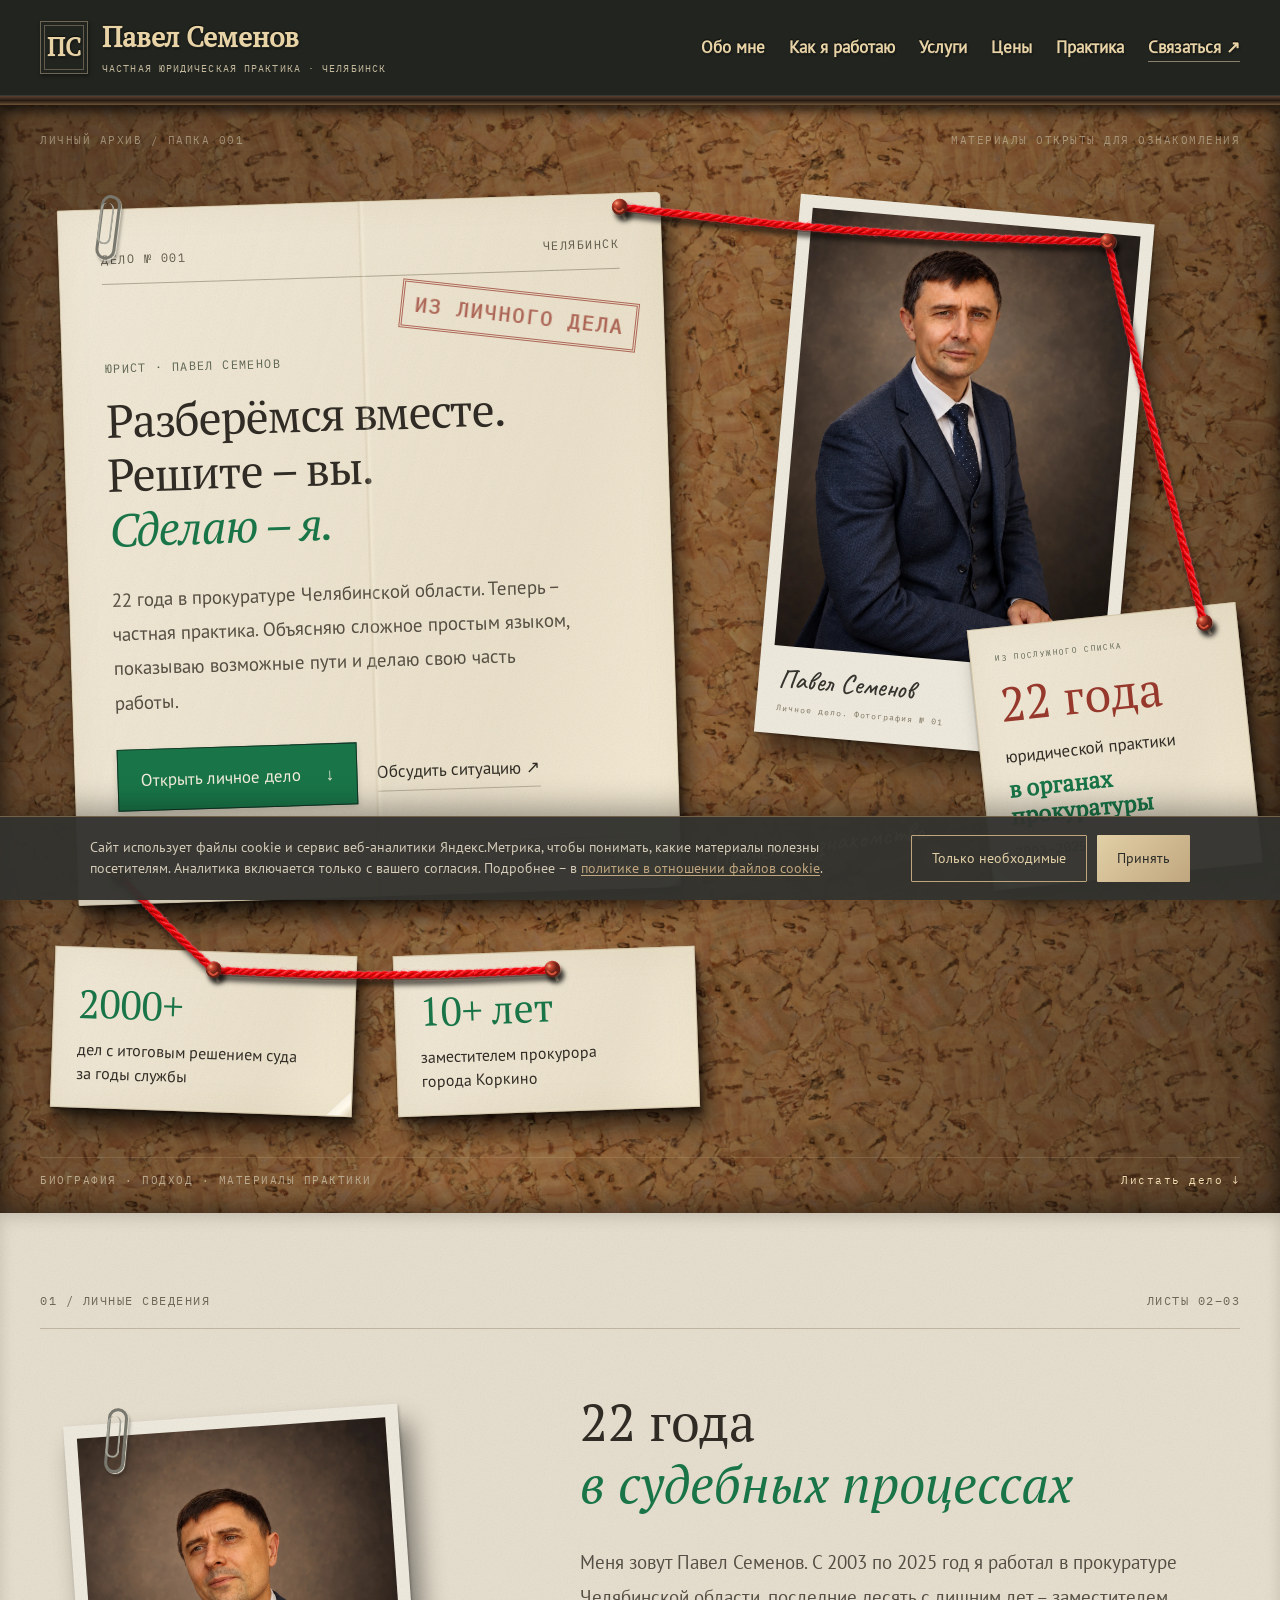
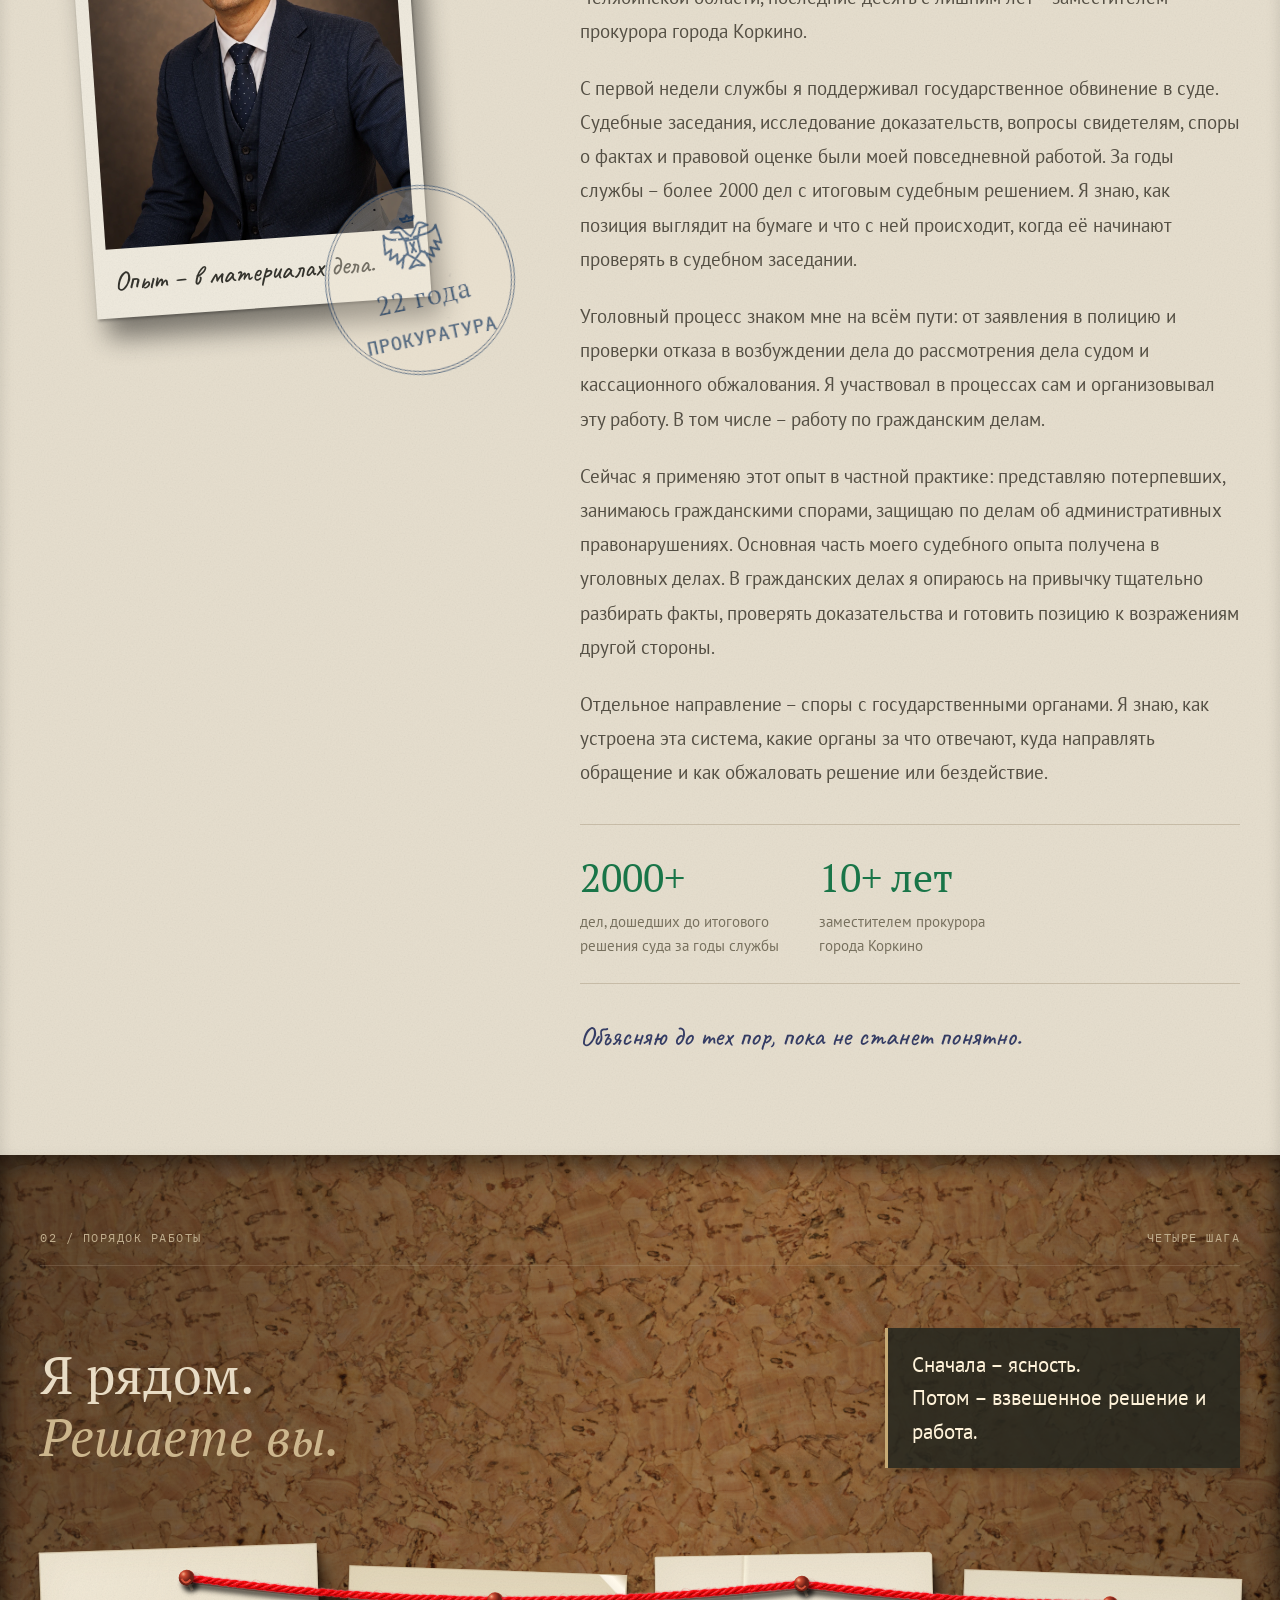
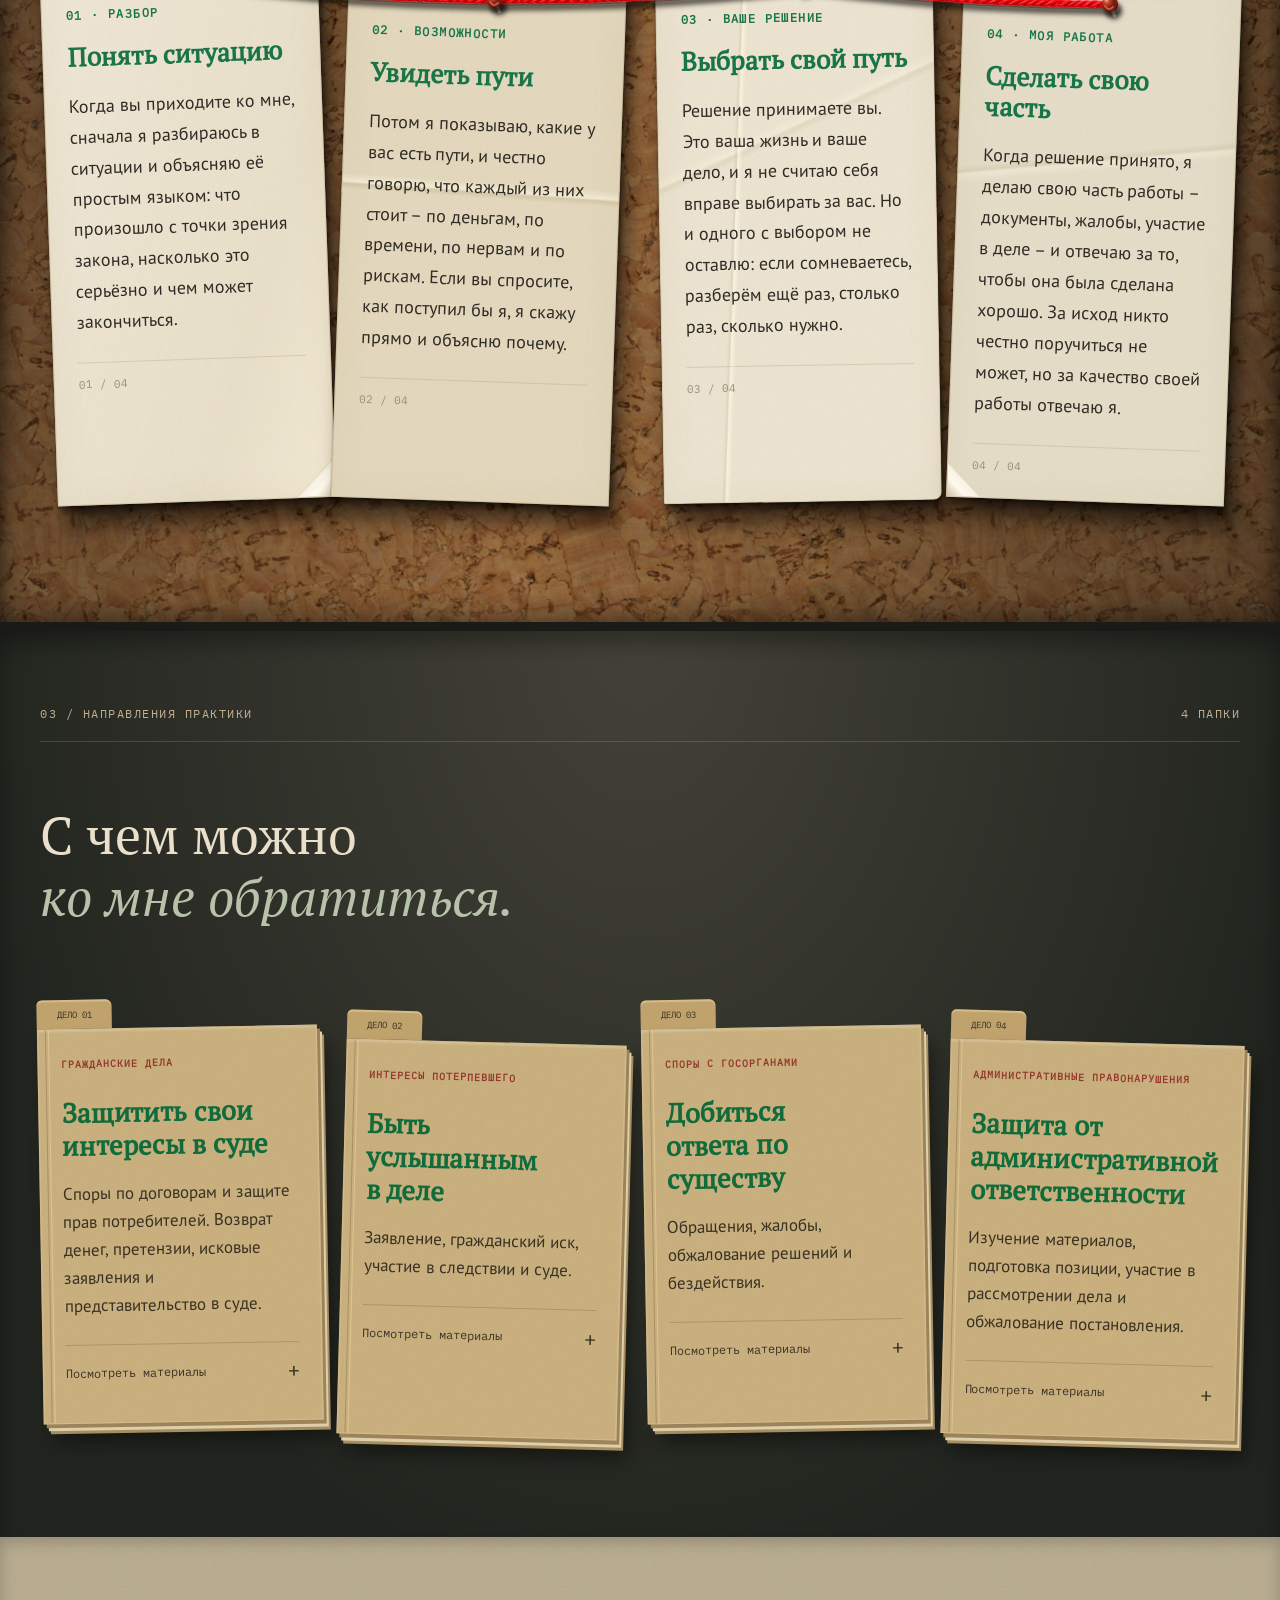
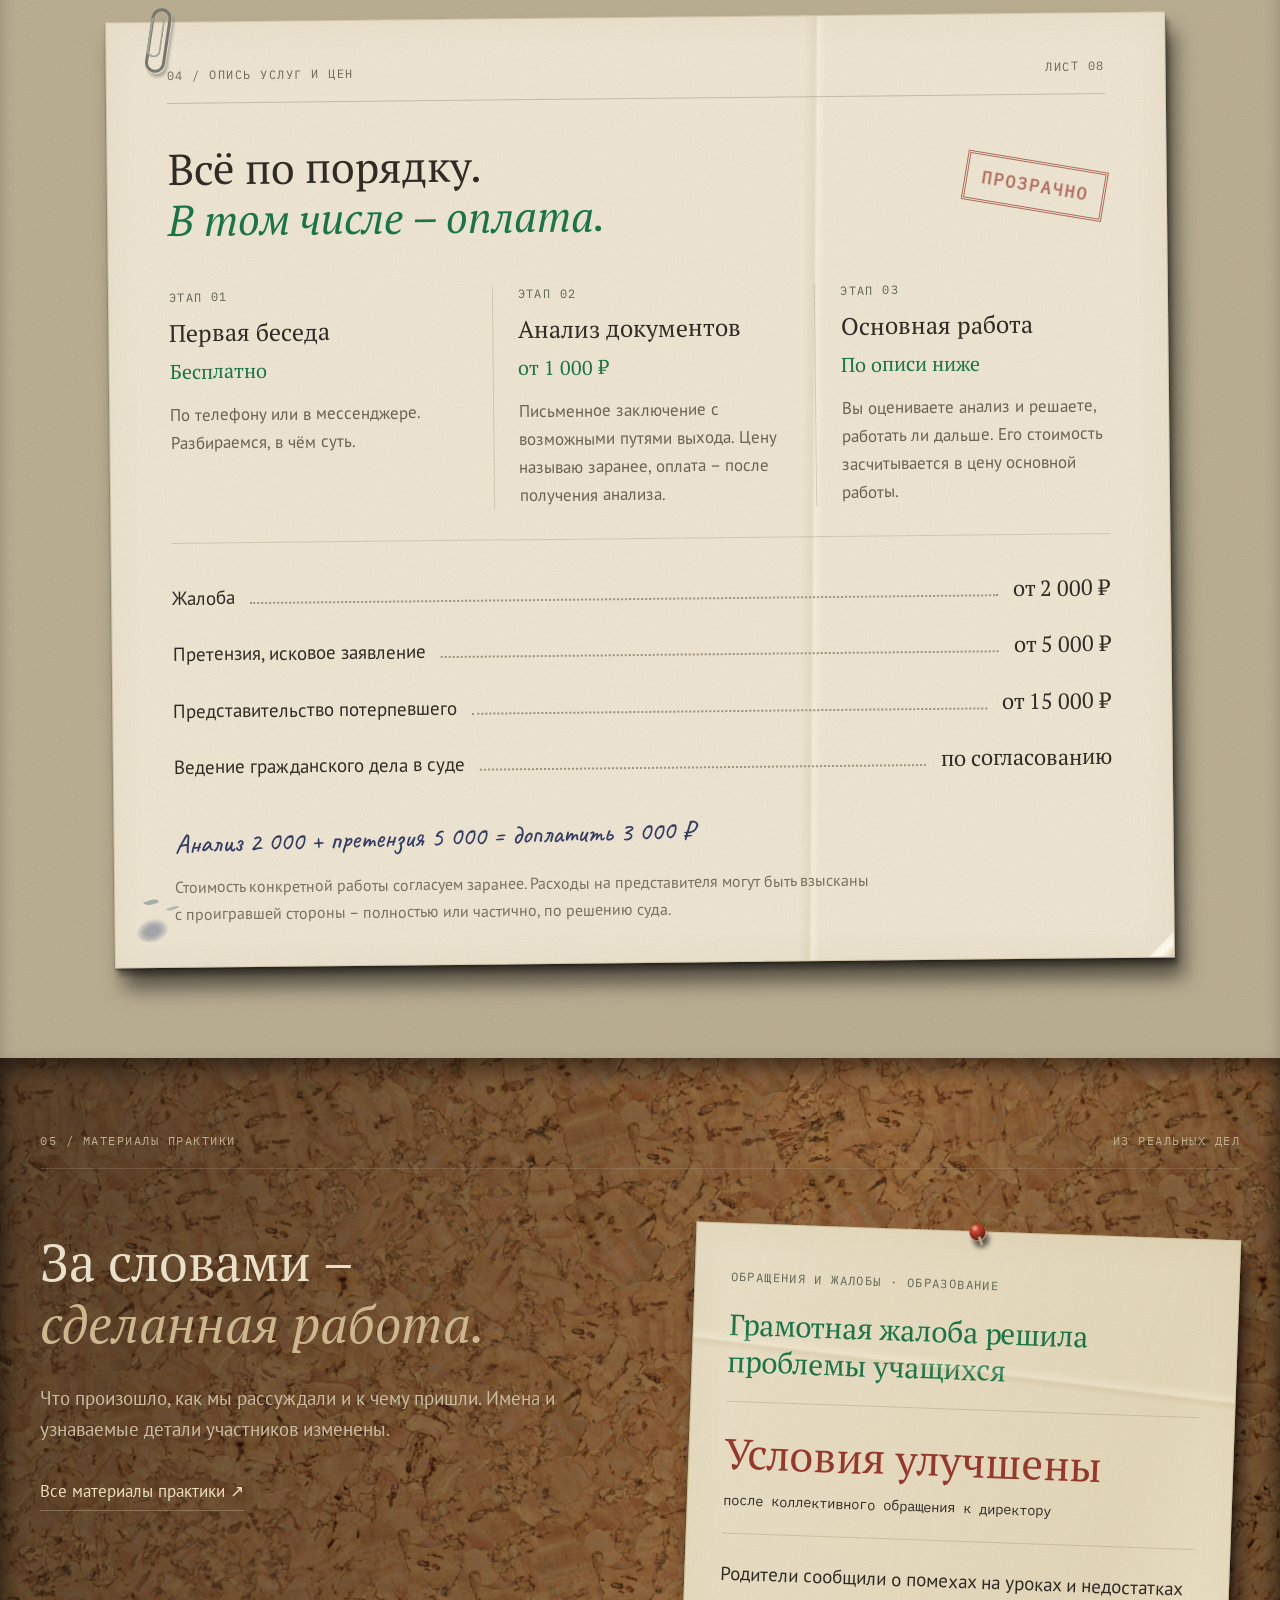
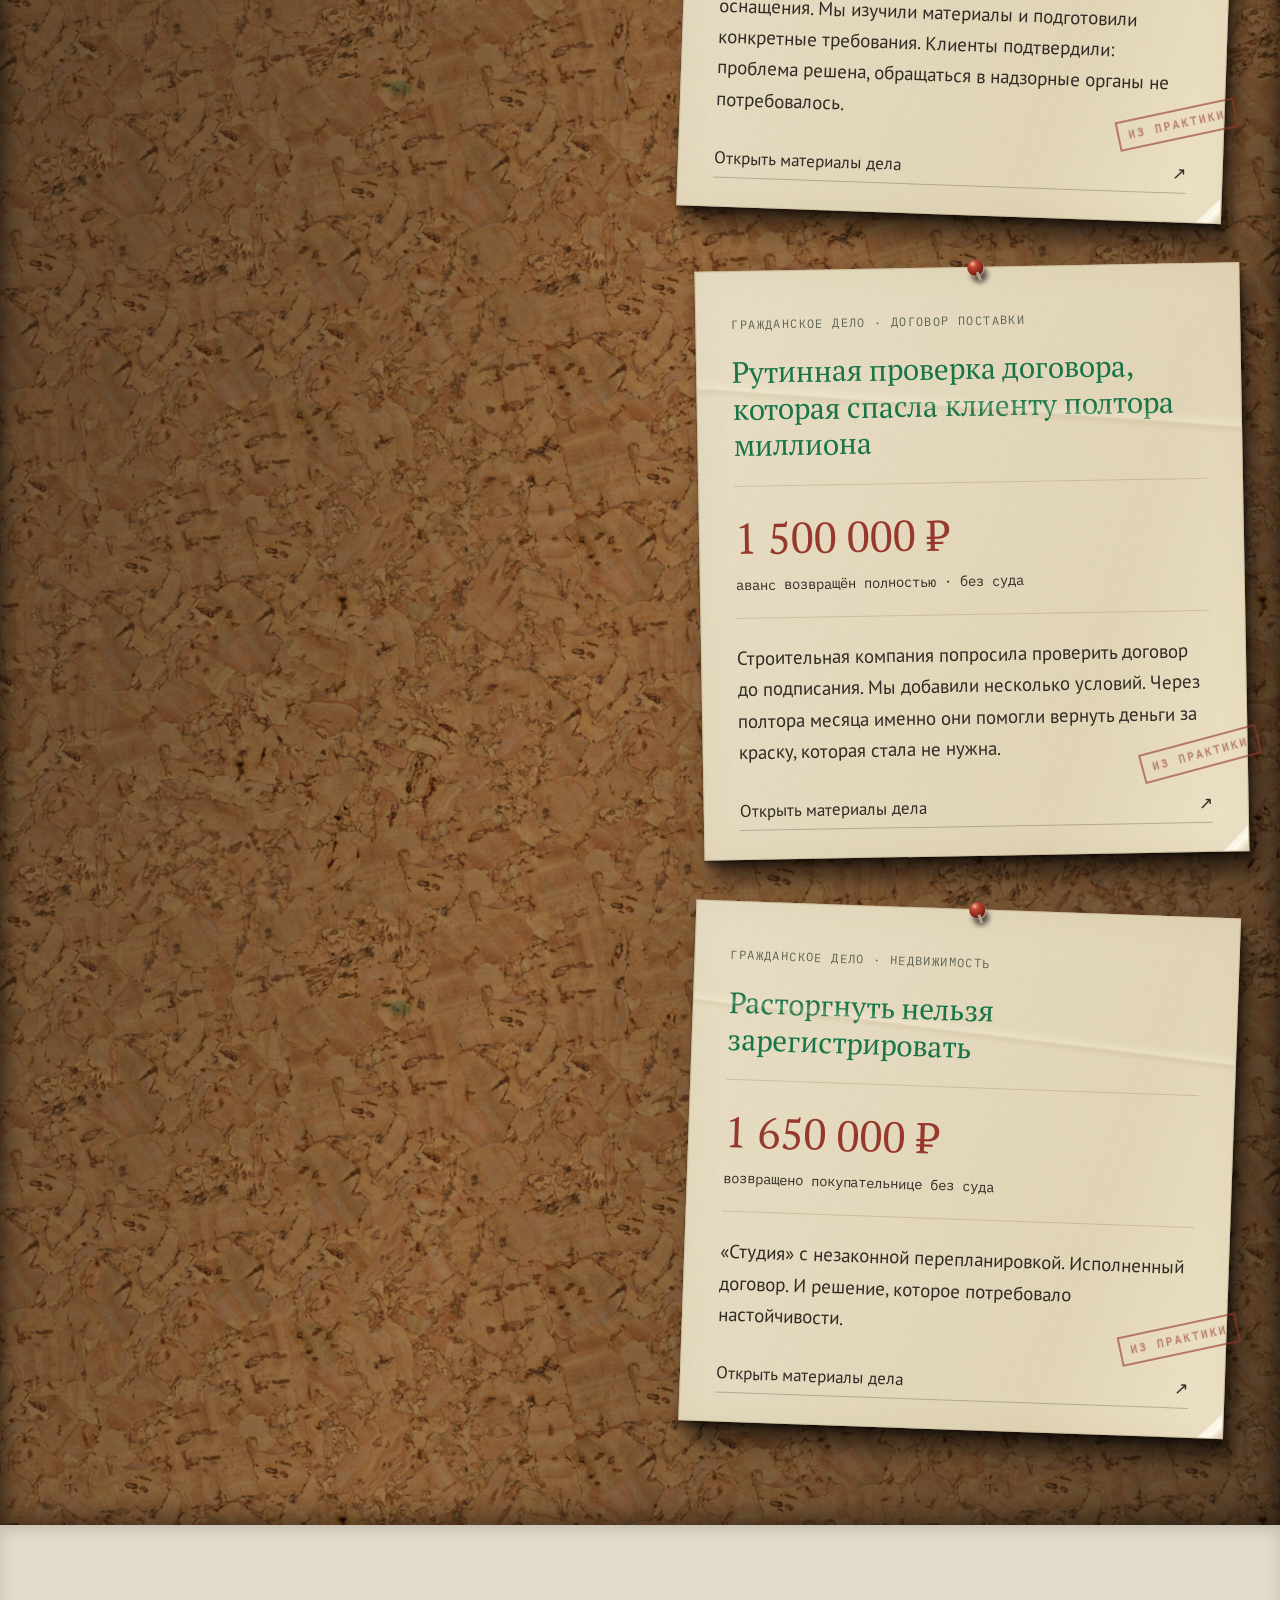
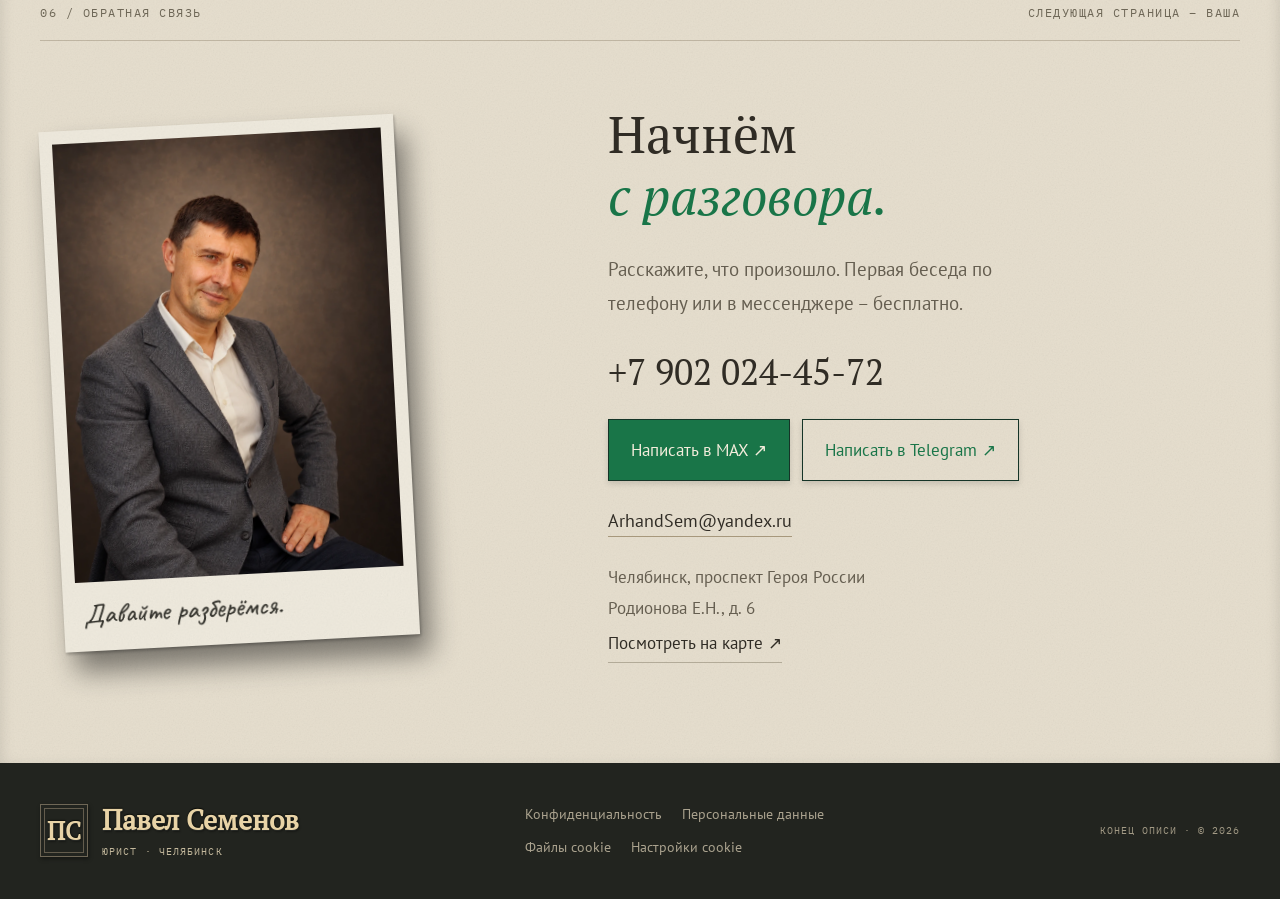
<file: index.html>
<!doctype html>
<html lang="ru"><head><meta charset="utf-8"><meta name="viewport" content="width=device-width,initial-scale=1"><title>Личное дело · Павел Семенов – юрист в Челябинске</title><meta name="description" content="Павел Семенов. 22 года в прокуратуре Челябинской области. Открыто о моём опыте, подходе к работе и стоимости юридической помощи."><link rel="canonical" href="https://юрист-павел-семенов.рф/"><meta property="og:type" content="website"><meta property="og:title" content="Павел Семенов · Личное дело"><meta property="og:description" content="22 года в прокуратуре. Открыто об опыте, подходе к работе и юридической помощи."><meta property="og:image" content="https://юрист-павел-семенов.рф/assets/portrait-main.webp"><link rel="icon" href="favicon.svg"><link rel="stylesheet" href="dossier.css?v=green-20261024"><link rel="stylesheet" href="refinements.css?v=green-20261024"><script src="dossier.js" defer></script><script src="cookie-consent.js" defer></script></head>
<body><a class="skip" href="#main">К содержанию</a>
<svg width="0" height="0" class="svg-defs" aria-hidden="true"><defs><filter id="ink"><feTurbulence type="fractalNoise" baseFrequency=".14" numOctaves="3" seed="7" result="noise"/><feColorMatrix in="noise" type="luminanceToAlpha"/><feComponentTransfer><feFuncA type="discrete" tableValues="0 0 0 1"/></feComponentTransfer><feComposite in="SourceGraphic" operator="out"/></filter><symbol id="eagle" viewBox="0 0 100 90"><g fill="none" stroke="currentColor" stroke-width="3" stroke-linecap="round" stroke-linejoin="round"><path d="M50 34C40 26 40 14 31 18L23 23 35 25 40 38M50 34C60 26 60 14 69 18L77 23 65 25 60 38M46 36C30 35 16 35 12 25L9 52 19 47 14 61 26 55 23 69 39 58M54 36C70 35 84 35 88 25L91 52 81 47 86 61 74 55 77 69 61 58M41 39L41 59 50 67 59 59 59 39ZM50 67L39 79 50 76 61 79ZM35 59L29 76M65 59L71 76M43 12L40 6 47 8 50 3 53 8 60 6 57 12Z"/><path d="M47 43L53 57M53 43L47 57"/></g></symbol></defs></svg>
<header class="masthead"><div class="header-inner"><a class="brand" href="index.html"><span class="brand-mark">ПС</span><span>Павел Семенов<small>ЧАСТНАЯ ЮРИДИЧЕСКАЯ ПРАКТИКА · ЧЕЛЯБИНСК</small></span></a><button class="menu-toggle" aria-expanded="false" aria-controls="navigation">Меню <span>☰</span></button><nav id="navigation" aria-label="Основная навигация"><a href="#about">Обо мне</a><a href="#approach">Как я работаю</a><a href="#services">Услуги</a><a href="#prices">Цены</a><a href="#practice">Практика</a></nav><a class="header-contact" href="#contacts">Связаться ↗</a></div></header>
<main id="main">
<section class="opening board" aria-labelledby="hero-title"><div class="board-edge"></div><div class="scene wrap"><div class="scene-top"><span>ЛИЧНЫЙ АРХИВ / ПАПКА 001</span><span>МАТЕРИАЛЫ ОТКРЫТЫ ДЛЯ ОЗНАКОМЛЕНИЯ</span></div><div class="hero-layout">
<article class="hero-sheet paper"><span class="pin hero-sheet-pin" aria-hidden="true"></span><span class="pin hero-bottom-pin" aria-hidden="true"></span><span class="paperclip" aria-hidden="true"></span><div class="document-line"><span>ДЕЛО № 001</span><span>ЧЕЛЯБИНСК</span></div><span class="stamp classified">ИЗ ЛИЧНОГО ДЕЛА</span><p class="eyebrow">ЮРИСТ · ПАВЕЛ СЕМЕНОВ</p><h1 id="hero-title">Разберёмся вместе.<br>Решите – вы.<br><em>Сделаю – я.</em></h1><p class="hero-copy">22 года в прокуратуре Челябинской области. Теперь – частная практика. Объясняю сложное простым языком, показываю возможные пути и делаю свою часть работы.</p><div class="hero-actions"><a class="button" href="#about">Открыть личное дело <span>↓</span></a><a class="text-link" href="#contacts">Обсудить ситуацию ↗</a></div><div class="sheet-bottom"><span>ОСНОВАНИЕ: ЛИЧНОЕ ЗНАКОМСТВО</span><span>ЛИСТ 01</span></div></article>
<div class="hero-evidence"><figure class="polaroid hero-photo"><span class="pin" aria-hidden="true"></span><img src="assets/portrait-main.webp" alt="Павел Семенов в синем костюме-тройке" width="900" height="1200" fetchpriority="high"><figcaption>Павел Семенов<span>Личное дело. Фотография № 01</span></figcaption></figure><div class="evidence-note paper"><span class="pin" aria-hidden="true"></span><span class="eyebrow">ИЗ ПОСЛУЖНОГО СПИСКА</span><strong>22 года</strong><span class="experience-label">юридической практики<br><b>в органах прокуратуры</b></span><span class="experience-dates">2003–2025</span></div><span class="handwritten hero-hand">Начнём со знакомства.</span></div>
</div><div class="hero-records"><div class="paper hero-fact"><span class="pin" aria-hidden="true"></span><strong>2000+</strong><span>дел с итоговым решением суда<br>за годы службы</span></div><div class="paper hero-fact"><span class="pin" aria-hidden="true"></span><strong>10+ лет</strong><span>заместителем прокурора<br>города Коркино</span></div></div><svg class="threads hero-thread" data-thread="hero" aria-hidden="true"></svg><div class="scene-bottom"><span>БИОГРАФИЯ · ПОДХОД · МАТЕРИАЛЫ ПРАКТИКИ</span><a href="#about">Листать дело ↓</a></div></div></section>
<section id="about" class="paper-section"><div class="wrap"><div class="section-label"><span>01 / ЛИЧНЫЕ СВЕДЕНИЯ</span><span>ЛИСТЫ 02–03</span></div><div class="about-layout"><div class="about-visual"><figure class="polaroid about-photo"><span class="paperclip" aria-hidden="true"></span><img src="assets/portrait-about.webp" alt="Павел Семенов, портрет со взглядом в сторону" width="900" height="1200" loading="lazy"><figcaption>Опыт – в материалах дела.</figcaption></figure><div class="seal stamp"><svg aria-hidden="true"><use href="#eagle"/></svg><b>22 года</b><span>ПРОКУРАТУРА</span></div></div><div class="about-copy"><h2>22 года<br><em>в судебных процессах</em></h2><p>Меня зовут Павел Семенов. С 2003 по 2025 год я работал в прокуратуре Челябинской области, последние десять с лишним лет – заместителем прокурора города Коркино.</p><p>С первой недели службы я поддерживал государственное обвинение в суде. Судебные заседания, исследование доказательств, вопросы свидетелям, споры о фактах и правовой оценке были моей повседневной работой. За годы службы – более 2000 дел с итоговым судебным решением. Я знаю, как позиция выглядит на бумаге и что с ней происходит, когда её начинают проверять в судебном заседании.</p><p>Уголовный процесс знаком мне на всём пути: от заявления в полицию и проверки отказа в возбуждении дела до рассмотрения дела судом и кассационного обжалования. Я участвовал в процессах сам и организовывал эту работу. В том числе – работу по гражданским делам.</p><p>Сейчас я применяю этот опыт в частной практике: представляю потерпевших, занимаюсь гражданскими спорами, защищаю по делам об административных правонарушениях. Основная часть моего судебного опыта получена в уголовных делах. В гражданских делах я опираюсь на привычку тщательно разбирать факты, проверять доказательства и готовить позицию к возражениям другой стороны.</p><p>Отдельное направление – споры с государственными органами. Я знаю, как устроена эта система, какие органы за что отвечают, куда направлять обращение и как обжаловать решение или бездействие.</p><div class="record-stats"><div><strong>2000+</strong><span>дел, дошедших до итогового<br>решения суда за годы службы</span></div><div><strong>10+ лет</strong><span>заместителем прокурора<br>города Коркино</span></div></div><span class="handwritten">Объясняю до тех пор, пока не станет понятно.</span></div></div></div></section>
<section id="approach" class="board approach"><div class="wrap"><div class="section-label light"><span>02 / ПОРЯДОК РАБОТЫ</span><span>ЧЕТЫРЕ ШАГА</span></div><div class="board-heading"><h2>Я рядом.<br><em>Решаете вы.</em></h2><p>Сначала – ясность.<br>Потом – взвешенное решение и работа.</p></div><div class="steps"><svg class="threads steps-thread" data-thread="steps" aria-hidden="true"></svg>
<article class="step paper"><span class="pin" aria-hidden="true"></span><span class="eyebrow">01 · РАЗБОР</span><h3>Понять ситуацию</h3><p>Когда вы приходите ко мне, сначала я разбираюсь в ситуации и объясняю её простым языком: что произошло с точки зрения закона, насколько это серьёзно и чем может закончиться.</p><span class="step-page">01 / 04</span></article>
<article class="step paper"><span class="pin" aria-hidden="true"></span><span class="eyebrow">02 · ВОЗМОЖНОСТИ</span><h3>Увидеть пути</h3><p>Потом я показываю, какие у вас есть пути, и честно говорю, что каждый из них стоит – по деньгам, по времени, по нервам и по рискам. Если вы спросите, как поступил бы я, я скажу прямо и объясню почему.</p><span class="step-page">02 / 04</span></article>
<article class="step paper"><span class="pin" aria-hidden="true"></span><span class="eyebrow">03 · ВАШЕ РЕШЕНИЕ</span><h3>Выбрать свой путь</h3><p>Решение принимаете вы. Это ваша жизнь и ваше дело, и я не считаю себя вправе выбирать за вас. Но и одного с выбором не оставлю: если сомневаетесь, разберём ещё раз, столько раз, сколько нужно.</p><span class="step-page">03 / 04</span></article>
<article class="step paper"><span class="pin" aria-hidden="true"></span><span class="eyebrow">04 · МОЯ РАБОТА</span><h3>Сделать свою часть</h3><p>Когда решение принято, я делаю свою часть работы – документы, жалобы, участие в деле – и отвечаю за то, чтобы она была сделана хорошо. За исход никто честно поручиться не может, но за качество своей работы отвечаю я.</p><span class="step-page">04 / 04</span></article>
</div></div></section>
<section id="services" class="desk-section"><div class="wrap"><div class="section-label light"><span>03 / НАПРАВЛЕНИЯ ПРАКТИКИ</span><span>4 ПАПКИ</span></div><h2>С чем можно<br><em>ко мне обратиться.</em></h2><div class="folders">
<details class="folder"><summary><span class="folder-tab">ДЕЛО 01</span><span class="folder-cover"><span class="eyebrow">ГРАЖДАНСКИЕ ДЕЛА</span><span class="folder-title">Защитить свои интересы в суде</span><span class="folder-desc">Споры по договорам и защите прав потребителей. Возврат денег, претензии, исковые заявления и представительство в суде.</span><span class="folder-open">Посмотреть материалы <b>+</b></span></span></summary><div class="folder-content paper"><p>Разберусь в документах, объясню перспективы и предложу порядок действий. Стоимость и объём работы согласуем заранее.</p><p>Сначала изучаю документы и разбираюсь в фактах. Объясняю, чего можно требовать, чем подтвердить свою позицию и каких затрат потребует спор. Если вижу возможность решить вопрос без суда – начинаю с неё. Если нужен суд – готовлю иск и представляю ваши интересы.</p><p>Мой опыт работы в прокуратуре здесь тоже полезен: внимательно проверять обстоятельства, замечать противоречия и подкреплять доводы доказательствами – привычная для меня работа.</p> <a href="#contacts">Обсудить ситуацию ↗</a></div></details>
<details class="folder"><summary><span class="folder-tab">ДЕЛО 02</span><span class="folder-cover"><span class="eyebrow">ИНТЕРЕСЫ ПОТЕРПЕВШЕГО</span><span class="folder-title">Быть услышанным<br>в деле</span><span class="folder-desc">Заявление, гражданский иск, участие в следствии и суде.</span><span class="folder-open">Посмотреть материалы <b>+</b></span></span></summary><div class="folder-content paper">Сопровождаю потерпевших на следствии и в суде. Слежу, чтобы ваши требования были полноценно включены в дело. <a href="#contacts">Обсудить ситуацию ↗</a></div></details>
<details class="folder"><summary><span class="folder-tab">ДЕЛО 03</span><span class="folder-cover"><span class="eyebrow">СПОРЫ С ГОСОРГАНАМИ</span><span class="folder-title">Добиться<br>ответа по существу</span><span class="folder-desc">Обращения, жалобы, обжалование решений и бездействия.</span><span class="folder-open">Посмотреть материалы <b>+</b></span></span></summary><div class="folder-content paper">Помогу сформулировать обращение, подготовлю жалобу и позицию для обжалования незаконного решения или бездействия. <a href="#contacts">Обсудить ситуацию ↗</a></div></details>
<details class="folder"><summary><span class="folder-tab">ДЕЛО 04</span><span class="folder-cover"><span class="eyebrow">АДМИНИСТРАТИВНЫЕ ПРАВОНАРУШЕНИЯ</span><span class="folder-title">Защита от административной ответственности</span><span class="folder-desc">Изучение материалов, подготовка позиции, участие в рассмотрении дела и обжалование постановления.</span><span class="folder-open">Посмотреть материалы <b>+</b></span></span></summary><div class="folder-content paper"><p>Если в отношении вас составили протокол или уже вынесли постановление, разберусь в материалах: какие обстоятельства установлены, чем они подтверждаются и соблюдён ли порядок привлечения к ответственности.</p><p>Объясню, какие есть основания для защиты и обжалования. Подготовлю необходимые документы и буду участвовать в рассмотрении дела. Если увижу, что спорить с постановлением нет достаточных оснований, скажу об этом прямо.</p><a href="#contacts">Обсудить ситуацию ↗</a></div></details>
</div></div></section>
<section id="prices" class="price-section"><div class="wrap"><article class="price-sheet paper"><span class="paperclip" aria-hidden="true"></span><div class="section-label"><span>04 / ОПИСЬ УСЛУГ И ЦЕН</span><span>ЛИСТ 08</span></div><div class="price-heading"><h2>Всё по порядку.<br><em>В том числе – оплата.</em></h2><span class="stamp agreed">ПРОЗРАЧНО</span></div><div class="payment-stages"><div><span class="eyebrow">ЭТАП 01</span><h3>Первая беседа</h3><strong>Бесплатно</strong><p>По телефону или в мессенджере. Разбираемся, в чём суть.</p></div><div><span class="eyebrow">ЭТАП 02</span><h3>Анализ документов</h3><strong>от 1 000 ₽</strong><p>Письменное заключение с возможными путями выхода. Цену называю заранее, оплата – после получения анализа.</p></div><div><span class="eyebrow">ЭТАП 03</span><h3>Основная работа</h3><strong>По описи ниже</strong><p>Вы оцениваете анализ и решаете, работать ли дальше. Его стоимость засчитывается в цену основной работы.</p></div></div><div class="price-list"><div><span>Жалоба</span><i></i><b>от 2 000 ₽</b></div><div><span>Претензия, исковое заявление</span><i></i><b>от 5 000 ₽</b></div><div><span>Представительство потерпевшего</span><i></i><b>от 15 000 ₽</b></div><div><span>Ведение гражданского дела в суде</span><i></i><b>по согласованию</b></div></div><p class="handwritten calculation">Анализ 2 000 + претензия 5 000 = доплатить 3 000 ₽</p><p class="price-footnote">Стоимость конкретной работы согласуем заранее. Расходы на представителя могут быть взысканы с проигравшей стороны – полностью или частично, по решению суда.</p></article></div></section>
<section id="practice" class="board practice"><div class="wrap"><div class="section-label light"><span>05 / МАТЕРИАЛЫ ПРАКТИКИ</span><span>ИЗ РЕАЛЬНЫХ ДЕЛ</span></div><div class="practice-layout"><div class="practice-intro"><h2>За словами –<br><em>сделанная работа.</em></h2><p>Что произошло, как мы рассуждали и к чему пришли. Имена и узнаваемые детали участников изменены.</p><a class="light-link" href="praktika.html">Все материалы практики ↗</a></div><div class="practice-cases"><article class="case paper"><span class="pin" aria-hidden="true"></span><span class="eyebrow">ОБРАЩЕНИЯ И ЖАЛОБЫ · ОБРАЗОВАНИЕ</span><h3>Грамотная жалоба решила проблемы учащихся</h3><div class="case-result"><strong>Условия улучшены</strong><span>после коллективного обращения к директору</span></div><p>Родители сообщили о помехах на уроках и недостатках оснащения. Мы изучили материалы и подготовили конкретные требования. Клиенты подтвердили: проблема решена, обращаться в надзорные органы не потребовалось.</p><a class="text-link" href="praktika-shkola.html">Открыть материалы дела <span>↗</span></a><span class="stamp case-stamp">ИЗ ПРАКТИКИ</span></article><article class="case paper"><span class="pin" aria-hidden="true"></span><span class="eyebrow">ГРАЖДАНСКОЕ ДЕЛО · ДОГОВОР ПОСТАВКИ</span><h3>Рутинная проверка договора, которая спасла клиенту полтора миллиона</h3><div class="case-result"><strong>1 500 000 ₽</strong><span>аванс возвращён полностью · без суда</span></div><p>Строительная компания попросила проверить договор до подписания. Мы добавили несколько условий. Через полтора месяца именно они помогли вернуть деньги за краску, которая стала не нужна.</p><a class="text-link" href="praktika-proverka-dogovora.html">Открыть материалы дела <span>↗</span></a><span class="stamp case-stamp">ИЗ ПРАКТИКИ</span></article><article class="case paper"><span class="pin" aria-hidden="true"></span><span class="eyebrow">ГРАЖДАНСКОЕ ДЕЛО · НЕДВИЖИМОСТЬ</span><h3>Расторгнуть нельзя<br>зарегистрировать</h3><div class="case-result"><strong>1 650 000 ₽</strong><span>возвращено покупательнице без суда</span></div><p>«Студия» с незаконной перепланировкой. Исполненный договор. И решение, которое потребовало настойчивости.</p><a class="text-link" href="praktika-studiya.html">Открыть материалы дела <span>↗</span></a><span class="stamp case-stamp">ИЗ ПРАКТИКИ</span></article></div></div></div></section>
<section id="contacts" class="paper-section contacts"><div class="wrap"><div class="section-label"><span>06 / ОБРАТНАЯ СВЯЗЬ</span><span>СЛЕДУЮЩАЯ СТРАНИЦА – ВАША</span></div><div class="contact-layout"><figure class="polaroid contact-photo"><img src="assets/portrait-contact.webp" width="900" height="1200" loading="lazy" alt="Павел Семенов в сером пиджаке, с лёгкой улыбкой"><figcaption>Давайте разберёмся.</figcaption></figure><div class="contact-copy"><h2>Начнём<br><em>с разговора.</em></h2><p>Расскажите, что произошло. Первая беседа по телефону или в мессенджере – бесплатно.</p><a class="phone" href="tel:+79020244572">+7 902 024-45-72</a><div class="contact-buttons"><a class="button" href="https://max.ru/u/f9LHodD0cOLCCrY9_pj_1xniiiDjCTFWXwpTUWF1RJoM0THyfDcjr5k86PM" target="_blank" rel="noopener">Написать в MAX ↗</a><a class="button secondary" href="https://t.me/Pavel7Semenov" target="_blank" rel="noopener">Написать в Telegram ↗</a></div><a class="email" href="mailto:ArhandSem@yandex.ru">ArhandSem@yandex.ru</a><p class="address">Челябинск, проспект Героя России<br>Родионова Е.Н., д. 6</p><a class="text-link" href="https://yandex.ru/maps/?text=Челябинск%20Родионова%206" target="_blank" rel="noopener">Посмотреть на карте ↗</a></div></div></div></section>
</main><footer><div class="wrap footer-content"><a class="brand" href="#main"><span class="brand-mark">ПС</span><span>Павел Семенов<small>ЮРИСТ · ЧЕЛЯБИНСК</small></span></a><div class="footer-links"><a href="privacy.html">Конфиденциальность</a><a href="personal-data.html">Персональные данные</a><a href="cookies.html">Файлы cookie</a><button id="cookie-settings">Настройки cookie</button></div><span class="footer-number">КОНЕЦ ОПИСИ · © <span id="year">2026</span></span></div></footer></body></html>
</file>
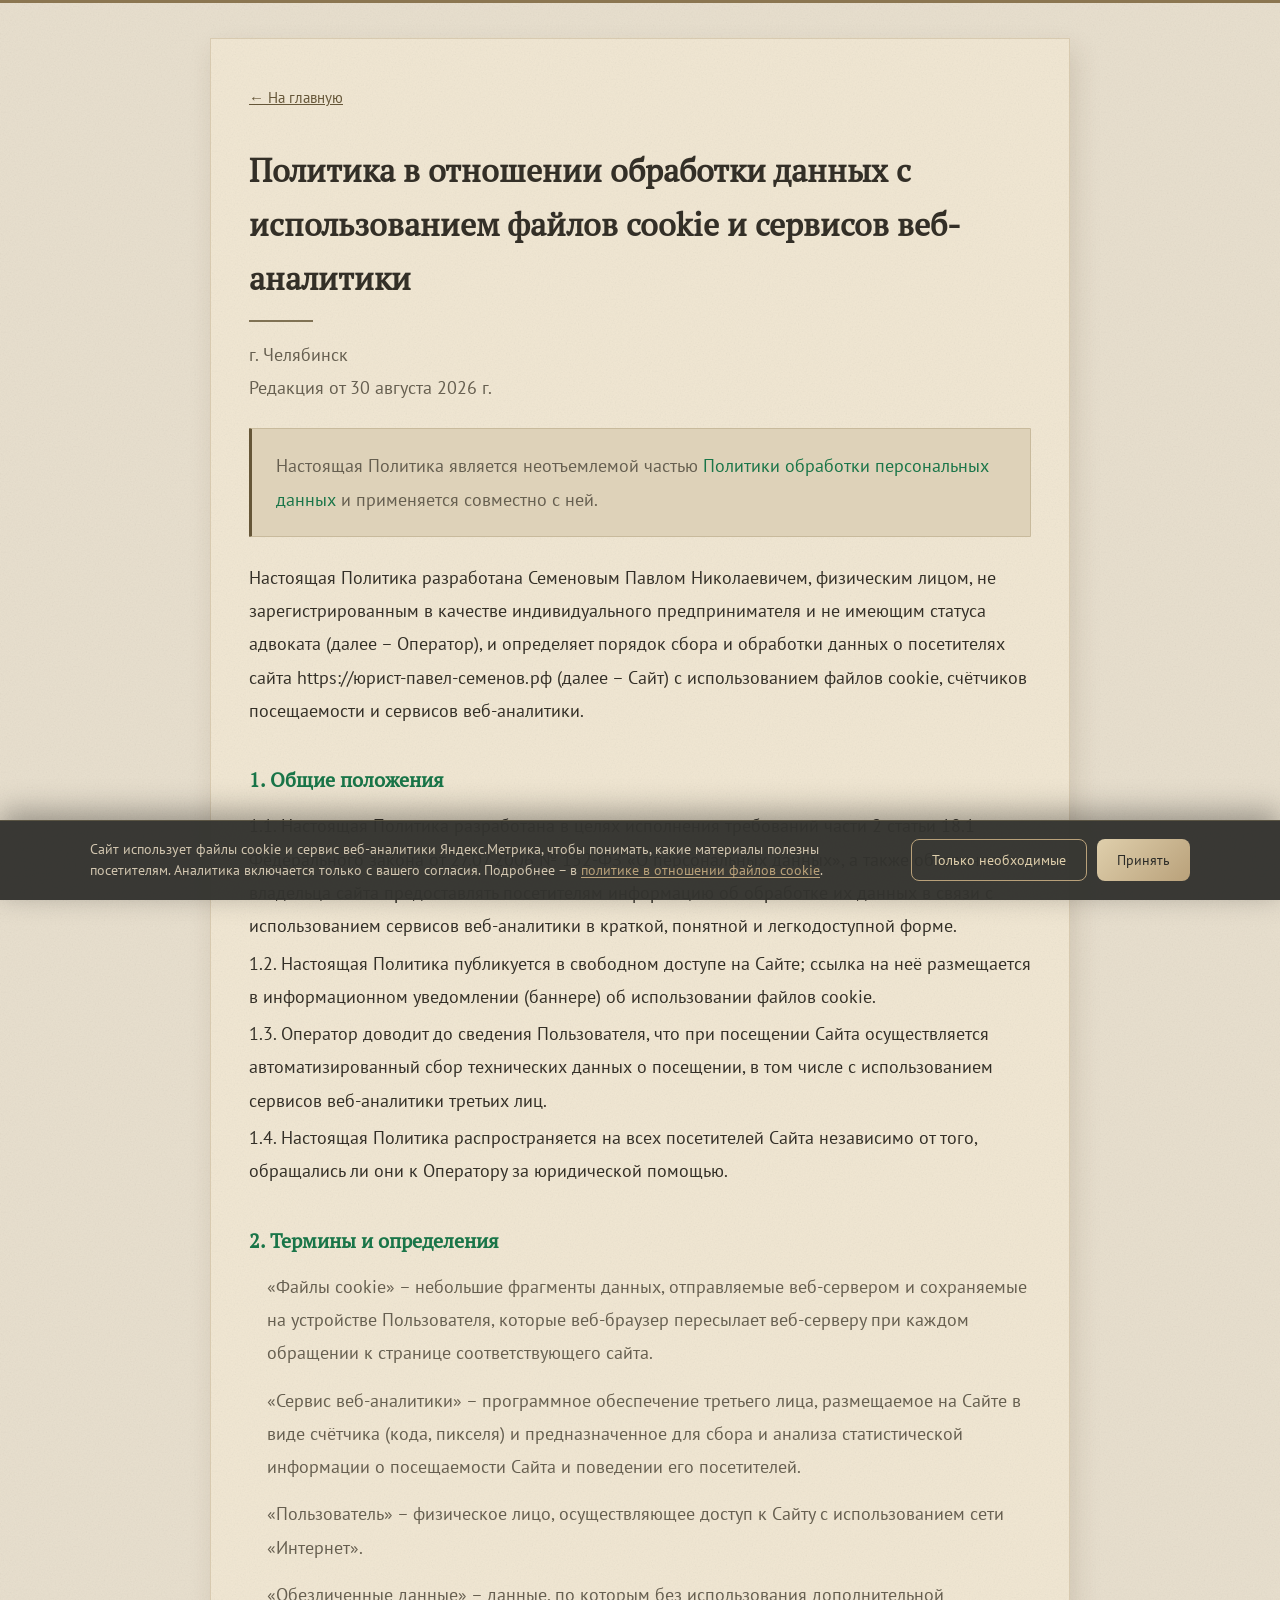
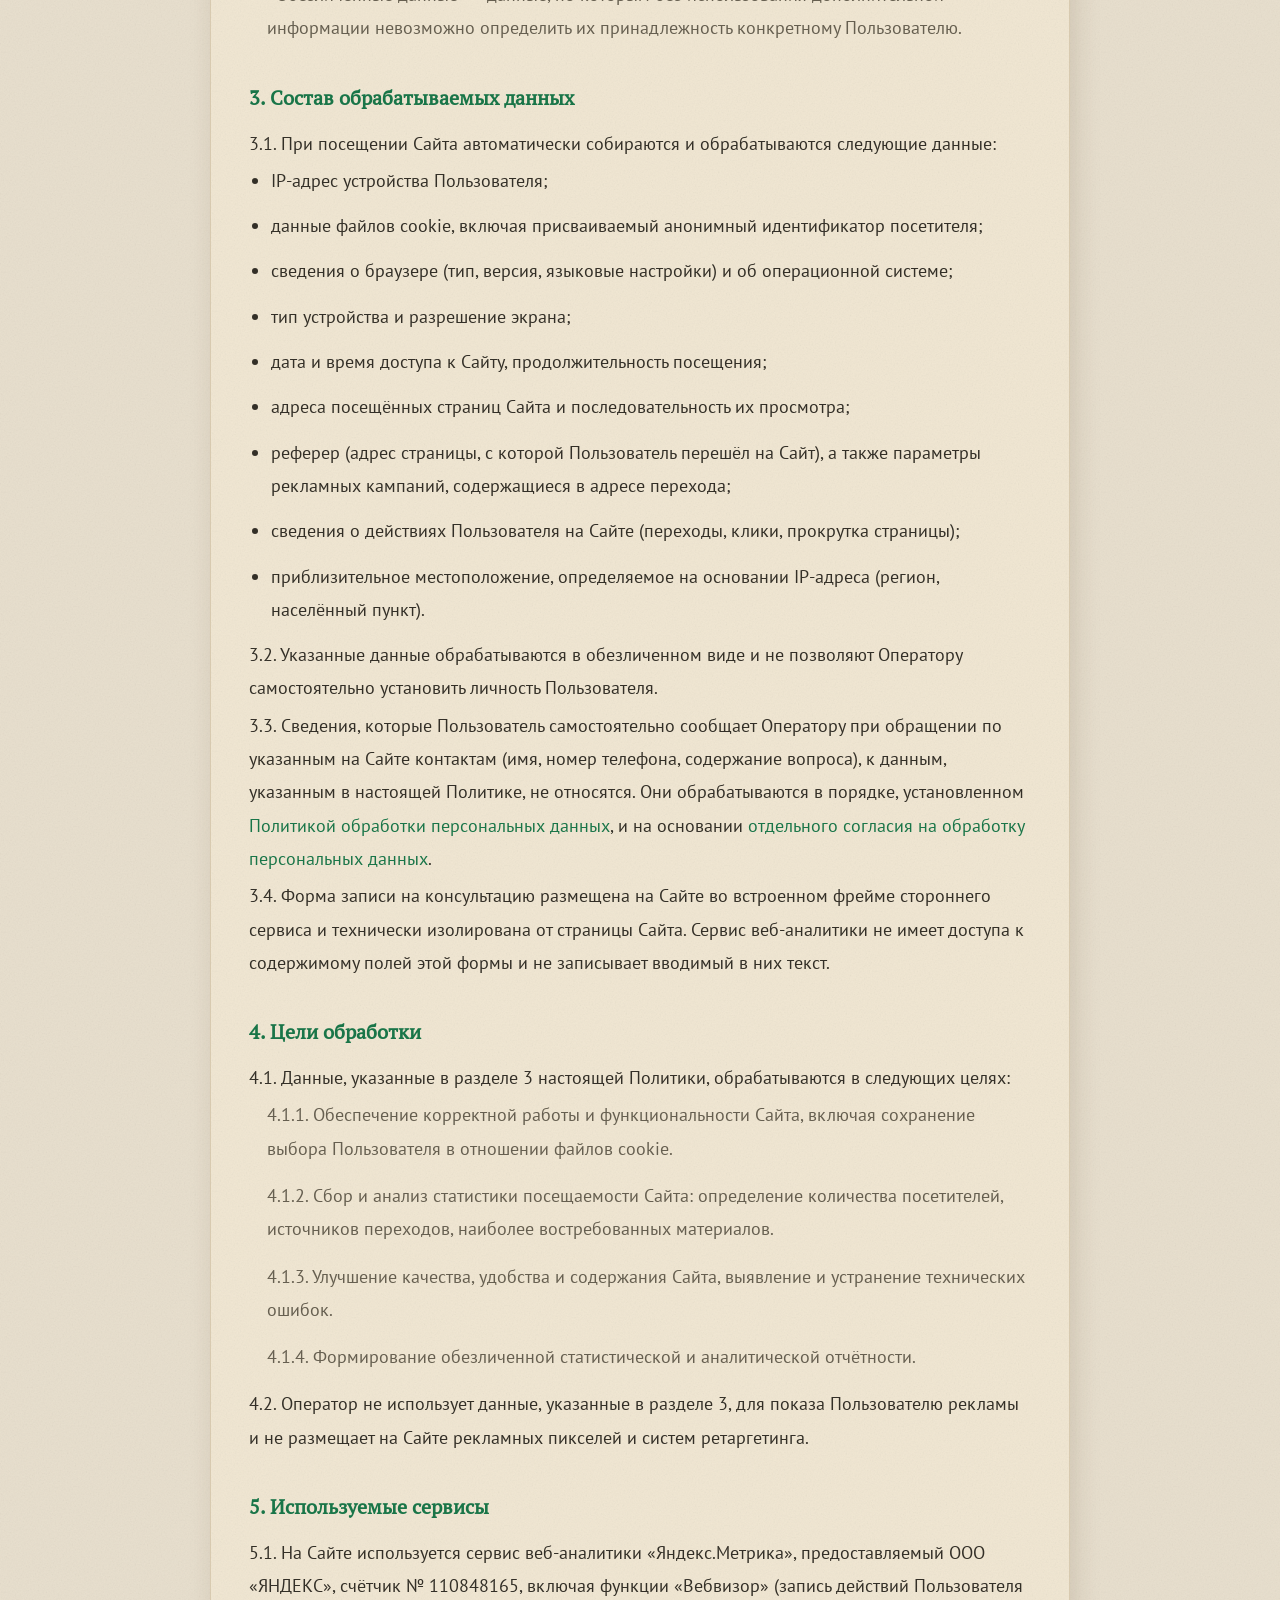
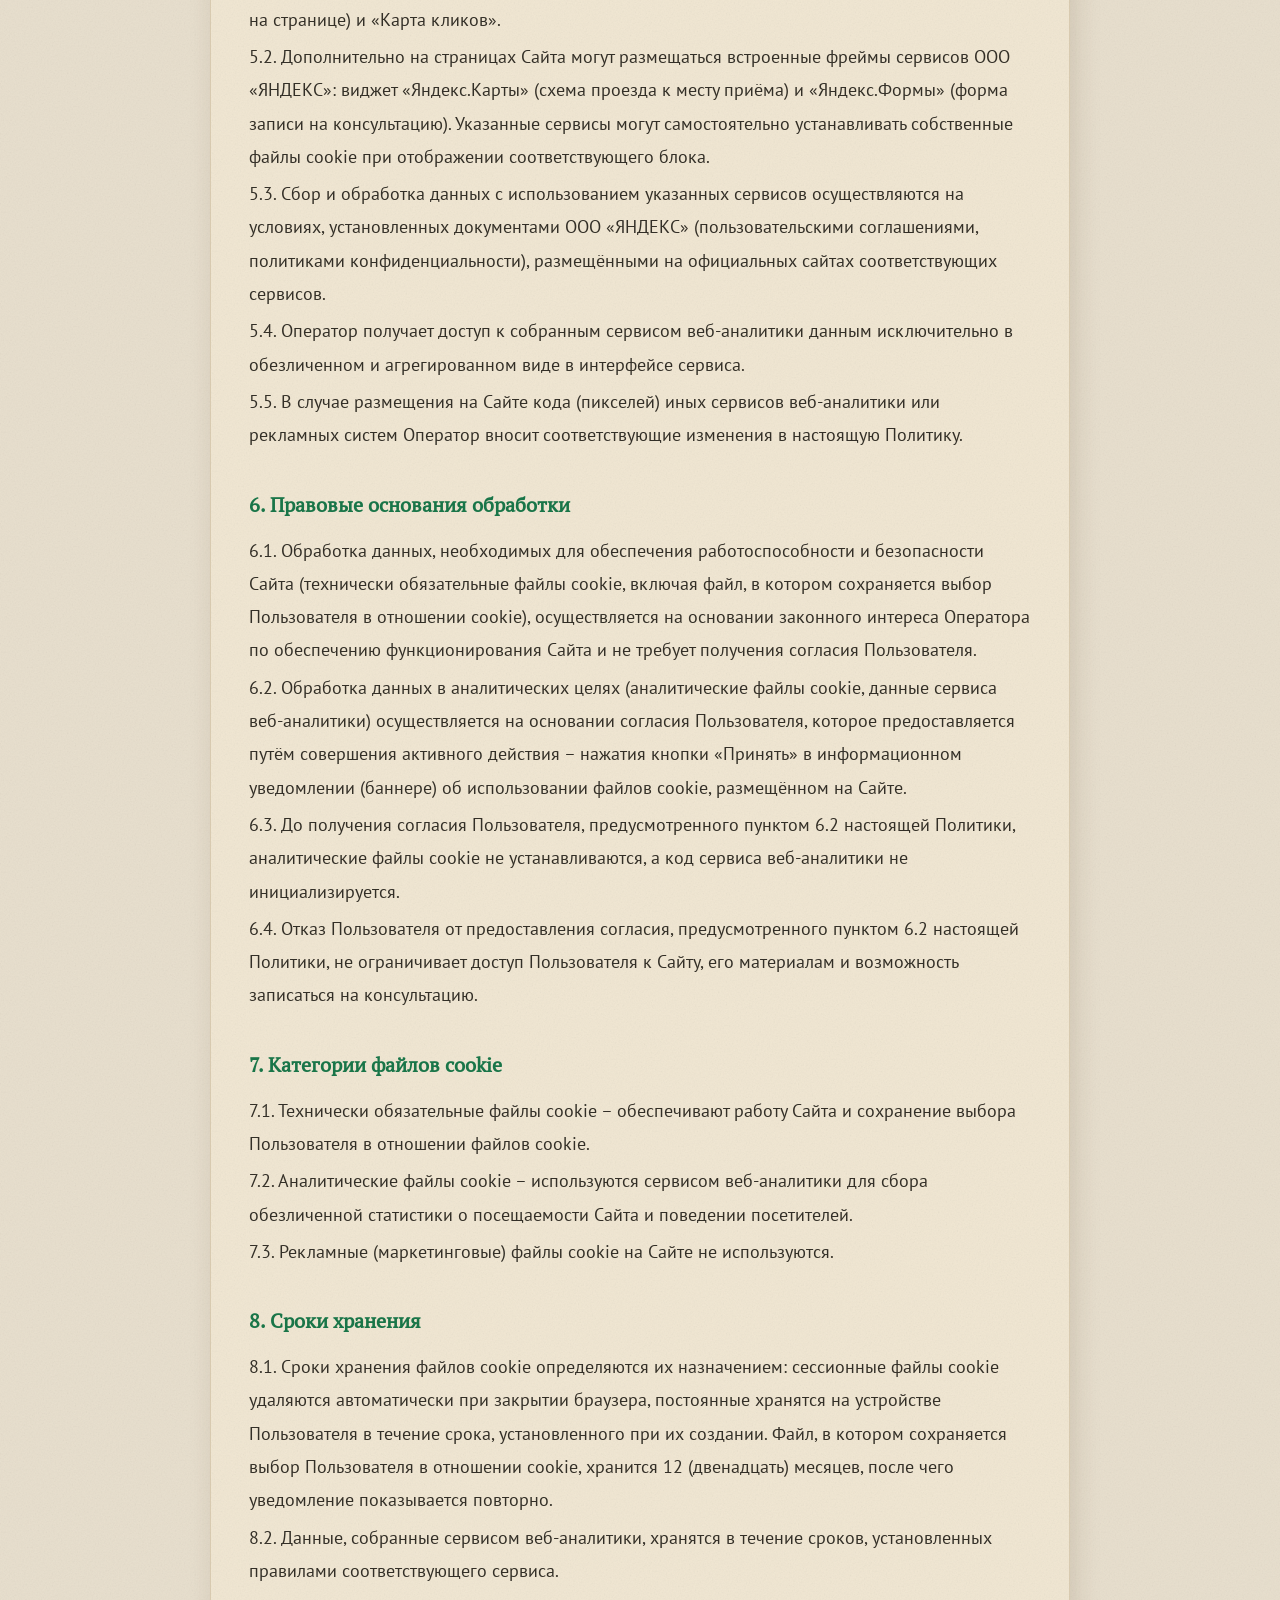
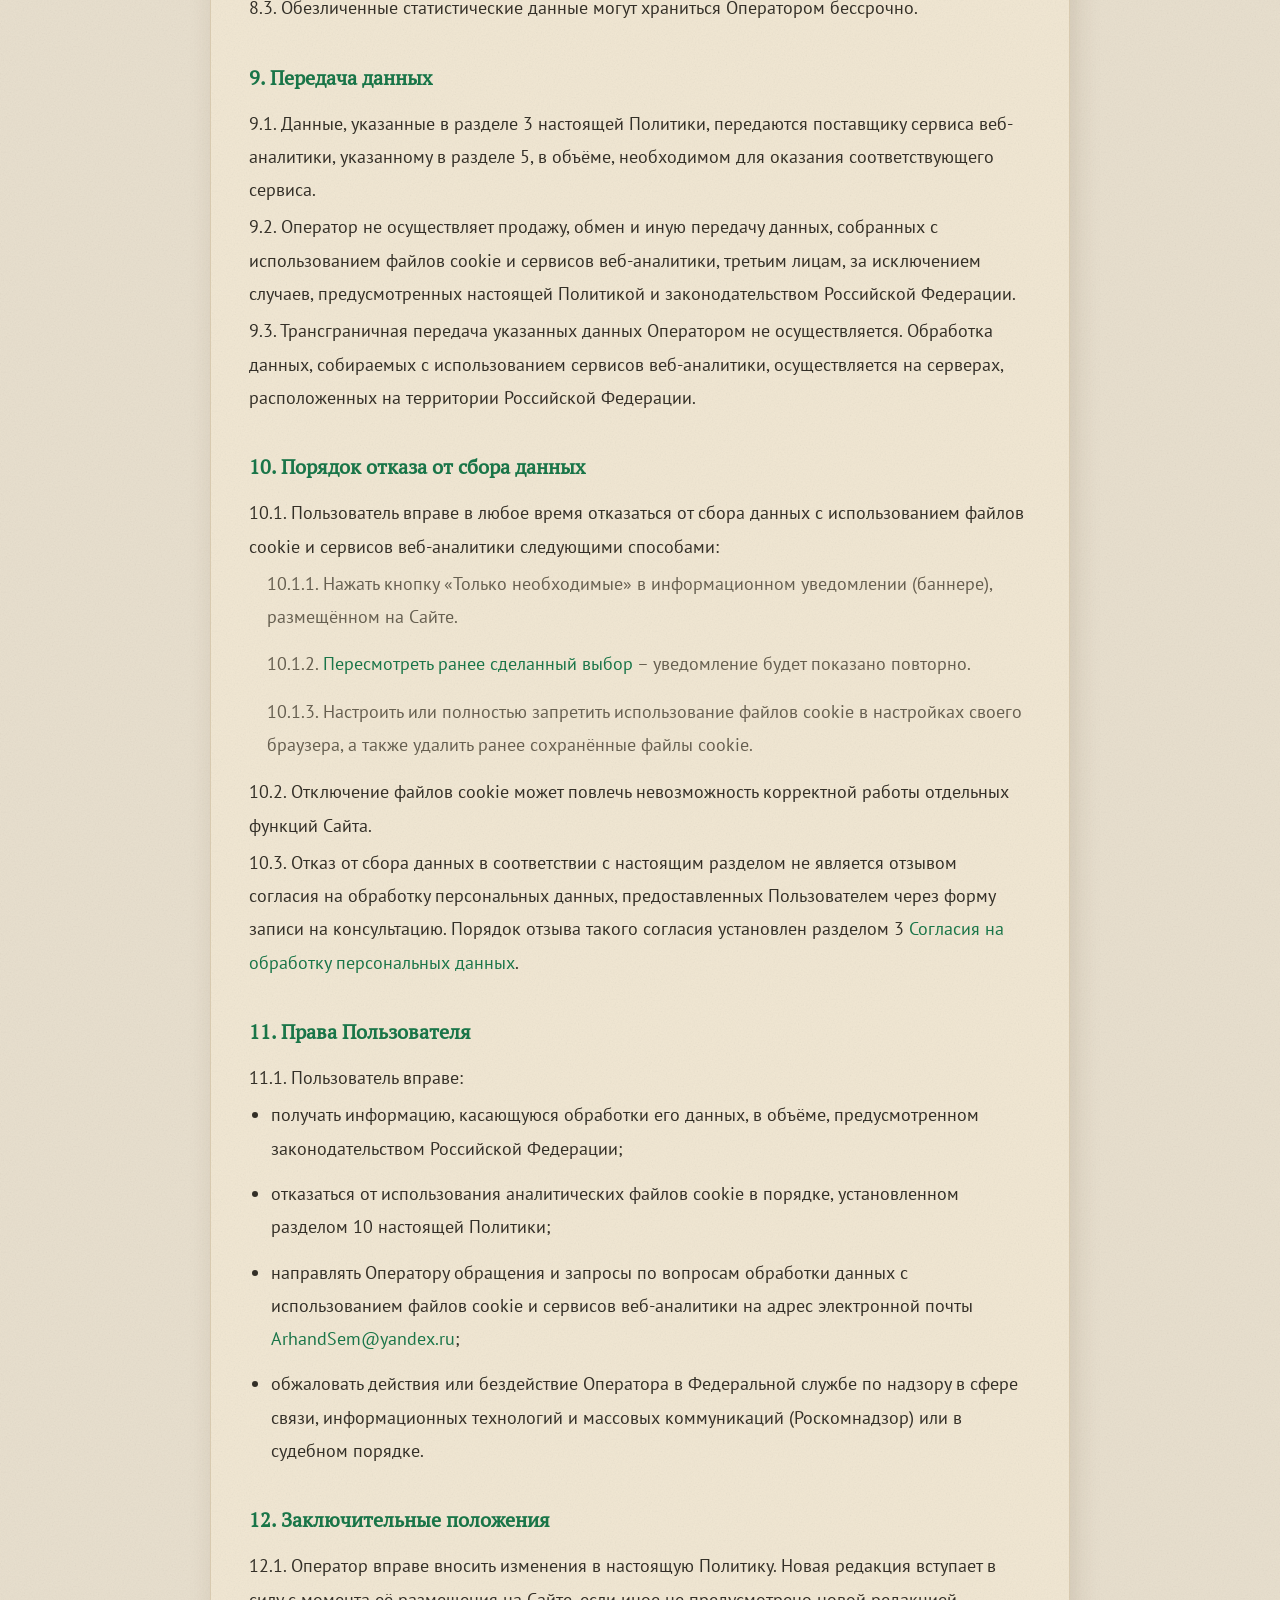
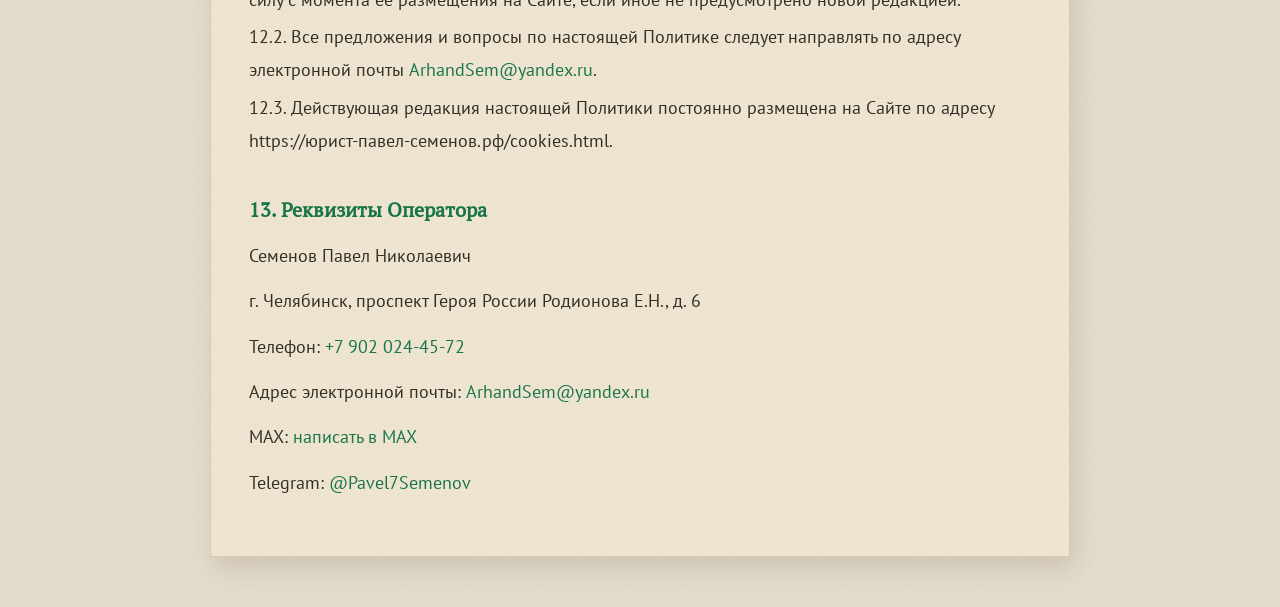
<file: cookies.html>
<!DOCTYPE html>
<html lang="ru">
<head>
<meta charset="UTF-8">
<meta name="viewport" content="width=device-width, initial-scale=1.0">
<title>Политика в отношении файлов cookie и веб-аналитики – Юрист Павел Семенов</title>



<link rel="stylesheet" href="styles.css">
<link rel="icon" href="favicon.svg" type="image/svg+xml">
<link rel="icon" href="favicon-120.png" type="image/png" sizes="120x120">
<link rel="icon" href="favicon-32.png" type="image/png" sizes="32x32">
<link rel="icon" href="favicon-16.png" type="image/png" sizes="16x16">
<link rel="apple-touch-icon" href="apple-touch-icon.png" sizes="180x180">
<link rel="canonical" href="https://юрист-павел-семенов.рф/cookies.html">
<!-- Яндекс.Метрика подключается из cookie-consent.js только после согласия посетителя -->
<script src="cookie-consent.js" defer></script>
<style>
  body{background:var(--bg);color:var(--text);font-family:'Inter',sans-serif;font-weight:300;line-height:1.7}
  .wrap{max-width:860px;margin:0 auto;padding:48px 24px 72px}
  h1{font-family:'Lora',serif;font-weight:600;font-size:clamp(24px,3vw,32px);margin-bottom:8px}
  h1::after{content:"";display:block;width:64px;height:2px;margin-top:14px;background:linear-gradient(90deg,var(--brass-light),var(--brass-deep))}
  h2{font-family:'Lora',serif;font-weight:600;font-size:20px;margin:36px 0 12px;color:var(--brass-light)}
  p,li{color:var(--text);margin-bottom:12px;font-size:15.5px}
  p.clause-lead{margin-bottom:4px}
  p.clause-sub{margin:0 0 14px;padding-left:18px;color:var(--text-soft);font-size:15px}
  ul{padding-left:22px;margin-bottom:12px}
  a:hover{color:var(--brass-deep)}
  .muted{color:var(--text-soft);font-size:14px}
  .back{display:inline-block;margin-bottom:32px;color:var(--brass-deep);font-size:15px}
  .toc{background:var(--bg-soft);border:1px solid var(--line);border-left:3px solid var(--brass-deep);border-radius:6px;padding:20px 24px;margin:24px 0 8px}
  .toc p{margin:0;font-size:14.5px;color:var(--text-soft)}
</style>
<link rel="stylesheet" href="legacy-dossier.css?v=green-20261024">
</head>
<body>
<div class="top-accent"></div>
<div class="wrap">
  <a class="back" href="index.html">← На главную</a>

  <h1>Политика в отношении обработки данных с использованием файлов cookie и сервисов веб-аналитики</h1>
  <p class="muted" style="margin-top:16px">г. Челябинск<br>Редакция от 30 августа 2026 г.</p>

  <div class="toc"><p>Настоящая Политика является неотъемлемой частью <a href="privacy.html">Политики обработки персональных данных</a> и применяется совместно с ней.</p></div>

  <p style="margin-top:24px">Настоящая Политика разработана Семеновым Павлом Николаевичем, физическим лицом, не зарегистрированным в качестве индивидуального предпринимателя и не имеющим статуса адвоката (далее – Оператор), и определяет порядок сбора и обработки данных о посетителях сайта https://юрист-павел-семенов.рф (далее – Сайт) с использованием файлов cookie, счётчиков посещаемости и сервисов веб-аналитики.</p>

  <h2>1. Общие положения</h2>
  <p class="clause-lead">1.1. Настоящая Политика разработана в целях исполнения требований части 2 статьи 18.1 Федерального закона от 27.07.2006 № 152-ФЗ «О персональных данных», а также обязанности владельца сайта предоставлять посетителям информацию об обработке их данных в связи с использованием сервисов веб-аналитики в краткой, понятной и легкодоступной форме.</p>
  <p class="clause-lead">1.2. Настоящая Политика публикуется в свободном доступе на Сайте; ссылка на неё размещается в информационном уведомлении (баннере) об использовании файлов cookie.</p>
  <p class="clause-lead">1.3. Оператор доводит до сведения Пользователя, что при посещении Сайта осуществляется автоматизированный сбор технических данных о посещении, в том числе с использованием сервисов веб-аналитики третьих лиц.</p>
  <p class="clause-lead">1.4. Настоящая Политика распространяется на всех посетителей Сайта независимо от того, обращались ли они к Оператору за юридической помощью.</p>

  <h2>2. Термины и определения</h2>
  <p class="clause-sub">«Файлы cookie» – небольшие фрагменты данных, отправляемые веб-сервером и сохраняемые на устройстве Пользователя, которые веб-браузер пересылает веб-серверу при каждом обращении к странице соответствующего сайта.</p>
  <p class="clause-sub">«Сервис веб-аналитики» – программное обеспечение третьего лица, размещаемое на Сайте в виде счётчика (кода, пикселя) и предназначенное для сбора и анализа статистической информации о посещаемости Сайта и поведении его посетителей.</p>
  <p class="clause-sub">«Пользователь» – физическое лицо, осуществляющее доступ к Сайту с использованием сети «Интернет».</p>
  <p class="clause-sub">«Обезличенные данные» – данные, по которым без использования дополнительной информации невозможно определить их принадлежность конкретному Пользователю.</p>

  <h2>3. Состав обрабатываемых данных</h2>
  <p class="clause-lead">3.1. При посещении Сайта автоматически собираются и обрабатываются следующие данные:</p>
  <ul>
    <li>IP-адрес устройства Пользователя;</li>
    <li>данные файлов cookie, включая присваиваемый анонимный идентификатор посетителя;</li>
    <li>сведения о браузере (тип, версия, языковые настройки) и об операционной системе;</li>
    <li>тип устройства и разрешение экрана;</li>
    <li>дата и время доступа к Сайту, продолжительность посещения;</li>
    <li>адреса посещённых страниц Сайта и последовательность их просмотра;</li>
    <li>реферер (адрес страницы, с которой Пользователь перешёл на Сайт), а также параметры рекламных кампаний, содержащиеся в адресе перехода;</li>
    <li>сведения о действиях Пользователя на Сайте (переходы, клики, прокрутка страницы);</li>
    <li>приблизительное местоположение, определяемое на основании IP-адреса (регион, населённый пункт).</li>
  </ul>
  <p class="clause-lead">3.2. Указанные данные обрабатываются в обезличенном виде и не позволяют Оператору самостоятельно установить личность Пользователя.</p>
  <p class="clause-lead">3.3. Сведения, которые Пользователь самостоятельно сообщает Оператору при обращении по указанным на Сайте контактам (имя, номер телефона, содержание вопроса), к данным, указанным в настоящей Политике, не относятся. Они обрабатываются в порядке, установленном <a href="privacy.html">Политикой обработки персональных данных</a>, и на основании <a href="personal-data.html">отдельного согласия на обработку персональных данных</a>.</p>
  <p class="clause-lead">3.4. Форма записи на консультацию размещена на Сайте во встроенном фрейме стороннего сервиса и технически изолирована от страницы Сайта. Сервис веб-аналитики не имеет доступа к содержимому полей этой формы и не записывает вводимый в них текст.</p>

  <h2>4. Цели обработки</h2>
  <p class="clause-lead">4.1. Данные, указанные в разделе 3 настоящей Политики, обрабатываются в следующих целях:</p>
  <p class="clause-sub">4.1.1. Обеспечение корректной работы и функциональности Сайта, включая сохранение выбора Пользователя в отношении файлов cookie.</p>
  <p class="clause-sub">4.1.2. Сбор и анализ статистики посещаемости Сайта: определение количества посетителей, источников переходов, наиболее востребованных материалов.</p>
  <p class="clause-sub">4.1.3. Улучшение качества, удобства и содержания Сайта, выявление и устранение технических ошибок.</p>
  <p class="clause-sub">4.1.4. Формирование обезличенной статистической и аналитической отчётности.</p>
  <p class="clause-lead">4.2. Оператор не использует данные, указанные в разделе 3, для показа Пользователю рекламы и не размещает на Сайте рекламных пикселей и систем ретаргетинга.</p>

  <h2>5. Используемые сервисы</h2>
  <p class="clause-lead">5.1. На Сайте используется сервис веб-аналитики «Яндекс.Метрика», предоставляемый ООО «ЯНДЕКС», счётчик № 110848165, включая функции «Вебвизор» (запись действий Пользователя на странице) и «Карта кликов».</p>
  <p class="clause-lead">5.2. Дополнительно на страницах Сайта могут размещаться встроенные фреймы сервисов ООО «ЯНДЕКС»: виджет «Яндекс.Карты» (схема проезда к месту приёма) и «Яндекс.Формы» (форма записи на консультацию). Указанные сервисы могут самостоятельно устанавливать собственные файлы cookie при отображении соответствующего блока.</p>
  <p class="clause-lead">5.3. Сбор и обработка данных с использованием указанных сервисов осуществляются на условиях, установленных документами ООО «ЯНДЕКС» (пользовательскими соглашениями, политиками конфиденциальности), размещёнными на официальных сайтах соответствующих сервисов.</p>
  <p class="clause-lead">5.4. Оператор получает доступ к собранным сервисом веб-аналитики данным исключительно в обезличенном и агрегированном виде в интерфейсе сервиса.</p>
  <p class="clause-lead">5.5. В случае размещения на Сайте кода (пикселей) иных сервисов веб-аналитики или рекламных систем Оператор вносит соответствующие изменения в настоящую Политику.</p>

  <h2>6. Правовые основания обработки</h2>
  <p class="clause-lead">6.1. Обработка данных, необходимых для обеспечения работоспособности и безопасности Сайта (технически обязательные файлы cookie, включая файл, в котором сохраняется выбор Пользователя в отношении cookie), осуществляется на основании законного интереса Оператора по обеспечению функционирования Сайта и не требует получения согласия Пользователя.</p>
  <p class="clause-lead">6.2. Обработка данных в аналитических целях (аналитические файлы cookie, данные сервиса веб-аналитики) осуществляется на основании согласия Пользователя, которое предоставляется путём совершения активного действия – нажатия кнопки «Принять» в информационном уведомлении (баннере) об использовании файлов cookie, размещённом на Сайте.</p>
  <p class="clause-lead">6.3. До получения согласия Пользователя, предусмотренного пунктом 6.2 настоящей Политики, аналитические файлы cookie не устанавливаются, а код сервиса веб-аналитики не инициализируется.</p>
  <p class="clause-lead">6.4. Отказ Пользователя от предоставления согласия, предусмотренного пунктом 6.2 настоящей Политики, не ограничивает доступ Пользователя к Сайту, его материалам и возможность записаться на консультацию.</p>

  <h2>7. Категории файлов cookie</h2>
  <p class="clause-lead">7.1. Технически обязательные файлы cookie – обеспечивают работу Сайта и сохранение выбора Пользователя в отношении файлов cookie.</p>
  <p class="clause-lead">7.2. Аналитические файлы cookie – используются сервисом веб-аналитики для сбора обезличенной статистики о посещаемости Сайта и поведении посетителей.</p>
  <p class="clause-lead">7.3. Рекламные (маркетинговые) файлы cookie на Сайте не используются.</p>

  <h2>8. Сроки хранения</h2>
  <p class="clause-lead">8.1. Сроки хранения файлов cookie определяются их назначением: сессионные файлы cookie удаляются автоматически при закрытии браузера, постоянные хранятся на устройстве Пользователя в течение срока, установленного при их создании. Файл, в котором сохраняется выбор Пользователя в отношении cookie, хранится 12 (двенадцать) месяцев, после чего уведомление показывается повторно.</p>
  <p class="clause-lead">8.2. Данные, собранные сервисом веб-аналитики, хранятся в течение сроков, установленных правилами соответствующего сервиса.</p>
  <p class="clause-lead">8.3. Обезличенные статистические данные могут храниться Оператором бессрочно.</p>

  <h2>9. Передача данных</h2>
  <p class="clause-lead">9.1. Данные, указанные в разделе 3 настоящей Политики, передаются поставщику сервиса веб-аналитики, указанному в разделе 5, в объёме, необходимом для оказания соответствующего сервиса.</p>
  <p class="clause-lead">9.2. Оператор не осуществляет продажу, обмен и иную передачу данных, собранных с использованием файлов cookie и сервисов веб-аналитики, третьим лицам, за исключением случаев, предусмотренных настоящей Политикой и законодательством Российской Федерации.</p>
  <p class="clause-lead">9.3. Трансграничная передача указанных данных Оператором не осуществляется. Обработка данных, собираемых с использованием сервисов веб-аналитики, осуществляется на серверах, расположенных на территории Российской Федерации.</p>

  <h2>10. Порядок отказа от сбора данных</h2>
  <p class="clause-lead">10.1. Пользователь вправе в любое время отказаться от сбора данных с использованием файлов cookie и сервисов веб-аналитики следующими способами:</p>
  <p class="clause-sub">10.1.1. Нажать кнопку «Только необходимые» в информационном уведомлении (баннере), размещённом на Сайте.</p>
  <p class="clause-sub">10.1.2. <a href="#" onclick="ccResetConsent();return false">Пересмотреть ранее сделанный выбор</a> – уведомление будет показано повторно.</p>
  <p class="clause-sub">10.1.3. Настроить или полностью запретить использование файлов cookie в настройках своего браузера, а также удалить ранее сохранённые файлы cookie.</p>
  <p class="clause-lead">10.2. Отключение файлов cookie может повлечь невозможность корректной работы отдельных функций Сайта.</p>
  <p class="clause-lead">10.3. Отказ от сбора данных в соответствии с настоящим разделом не является отзывом согласия на обработку персональных данных, предоставленных Пользователем через форму записи на консультацию. Порядок отзыва такого согласия установлен разделом 3 <a href="personal-data.html">Согласия на обработку персональных данных</a>.</p>

  <h2>11. Права Пользователя</h2>
  <p class="clause-lead">11.1. Пользователь вправе:</p>
  <ul>
    <li>получать информацию, касающуюся обработки его данных, в объёме, предусмотренном законодательством Российской Федерации;</li>
    <li>отказаться от использования аналитических файлов cookie в порядке, установленном разделом 10 настоящей Политики;</li>
    <li>направлять Оператору обращения и запросы по вопросам обработки данных с использованием файлов cookie и сервисов веб-аналитики на адрес электронной почты <a href="mailto:ArhandSem@yandex.ru">ArhandSem@yandex.ru</a>;</li>
    <li>обжаловать действия или бездействие Оператора в Федеральной службе по надзору в сфере связи, информационных технологий и массовых коммуникаций (Роскомнадзор) или в судебном порядке.</li>
  </ul>

  <h2>12. Заключительные положения</h2>
  <p class="clause-lead">12.1. Оператор вправе вносить изменения в настоящую Политику. Новая редакция вступает в силу с момента её размещения на Сайте, если иное не предусмотрено новой редакцией.</p>
  <p class="clause-lead">12.2. Все предложения и вопросы по настоящей Политике следует направлять по адресу электронной почты <a href="mailto:ArhandSem@yandex.ru">ArhandSem@yandex.ru</a>.</p>
  <p class="clause-lead">12.3. Действующая редакция настоящей Политики постоянно размещена на Сайте по адресу https://юрист-павел-семенов.рф/cookies.html.</p>

  <h2>13. Реквизиты Оператора</h2>
  <p>Семенов Павел Николаевич</p>
  <p>г. Челябинск, проспект Героя России Родионова Е.Н., д. 6</p>
  <p>Телефон: <a href="tel:+79020244572">+7 902 024-45-72</a></p>
  <p>Адрес электронной почты: <a href="mailto:ArhandSem@yandex.ru">ArhandSem@yandex.ru</a></p>
  <p>MAX: <a href="https://max.ru/u/f9LHodD0cOLCCrY9_pj_1xniiiDjCTFWXwpTUWF1RJoM0THyfDcjr5k86PM" target="_blank" rel="noopener">написать в MAX</a></p>
  <p>Telegram: <a href="https://t.me/Pavel7Semenov" target="_blank" rel="noopener">@Pavel7Semenov</a></p>
</div>
</body>
</html>
</file>
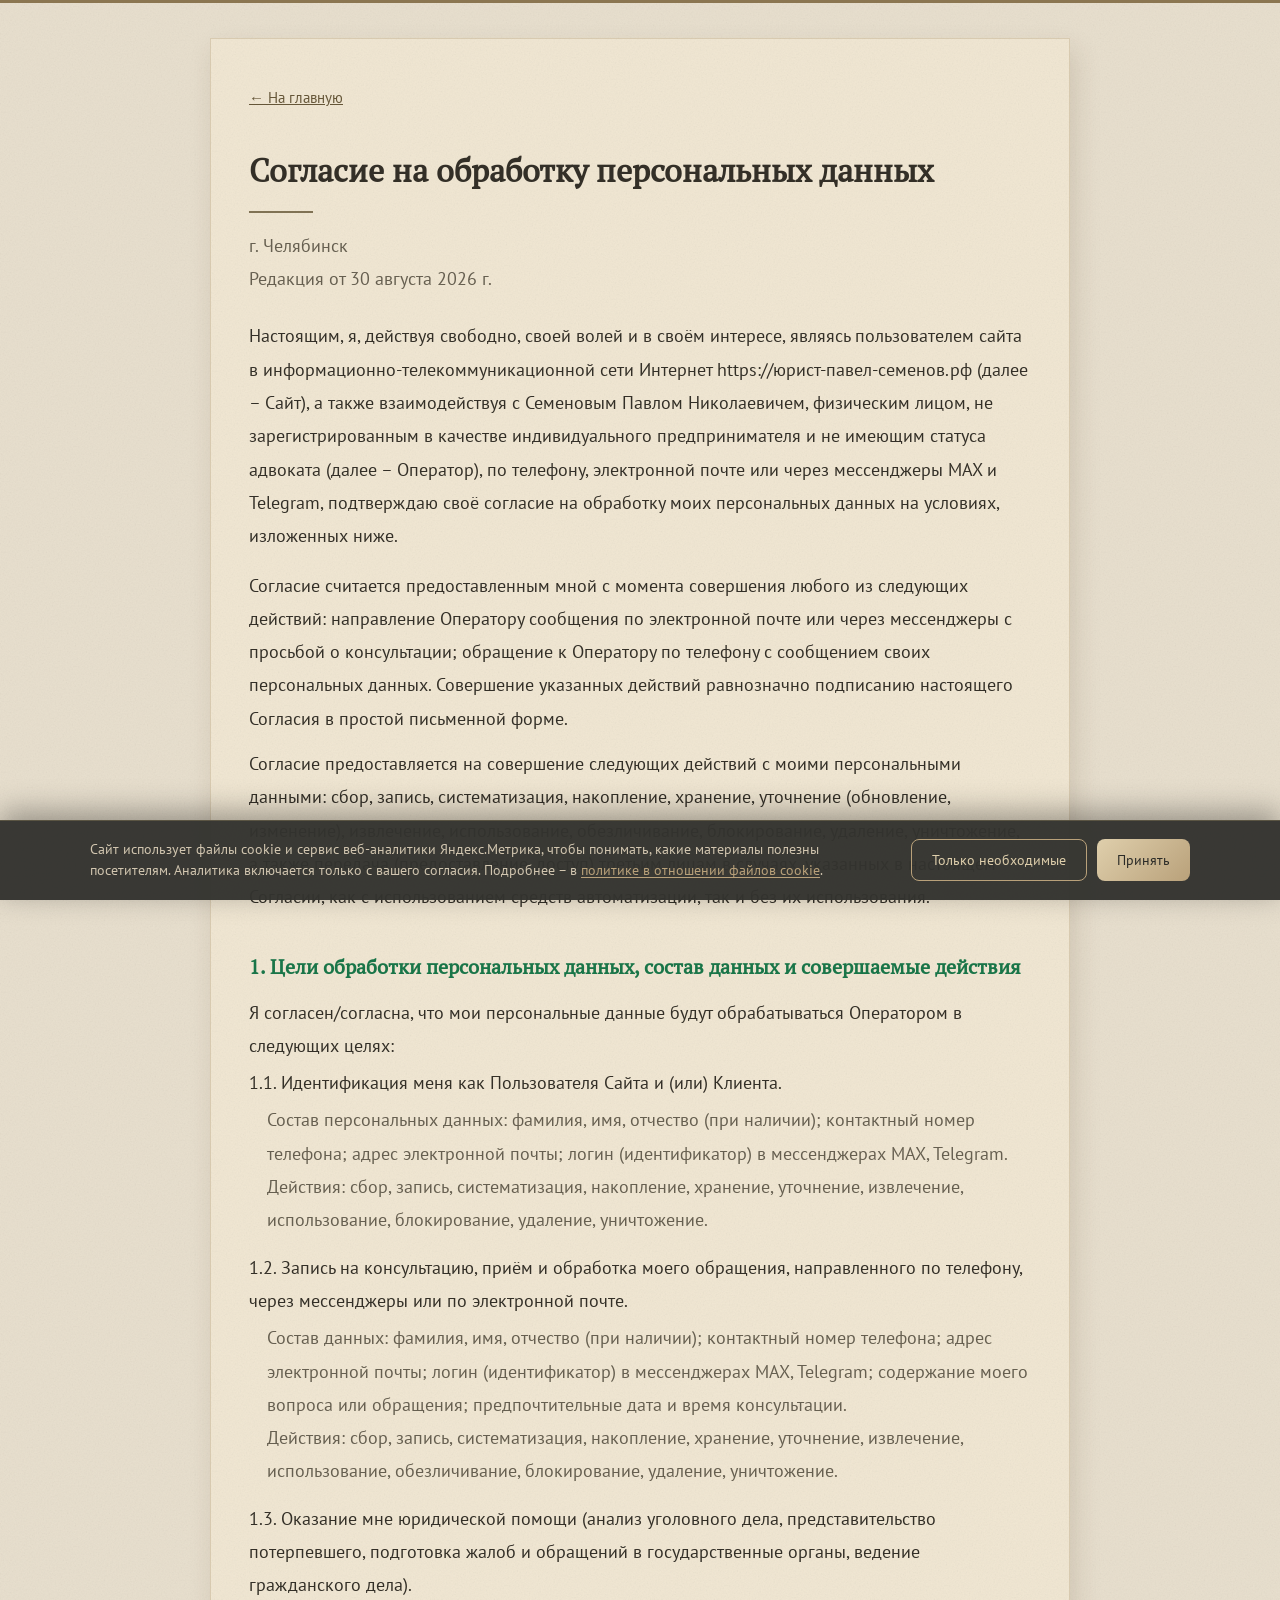
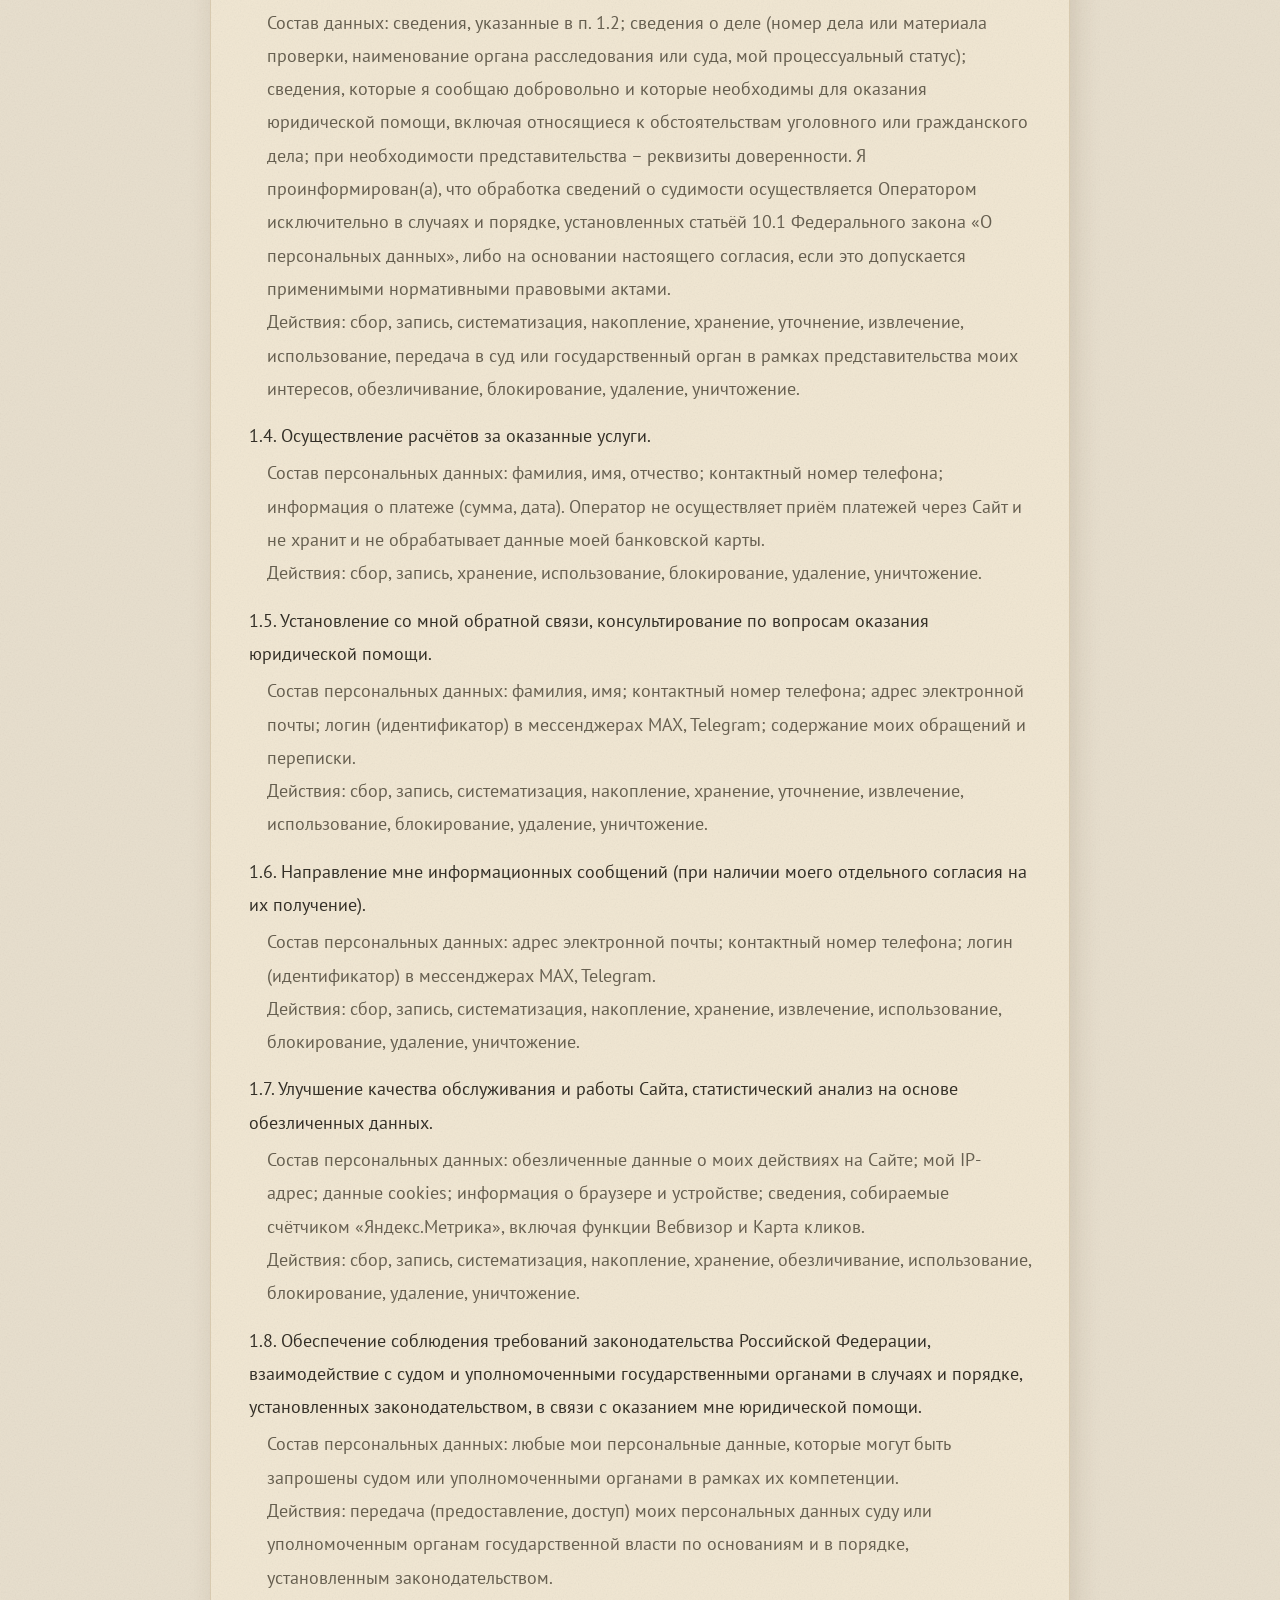
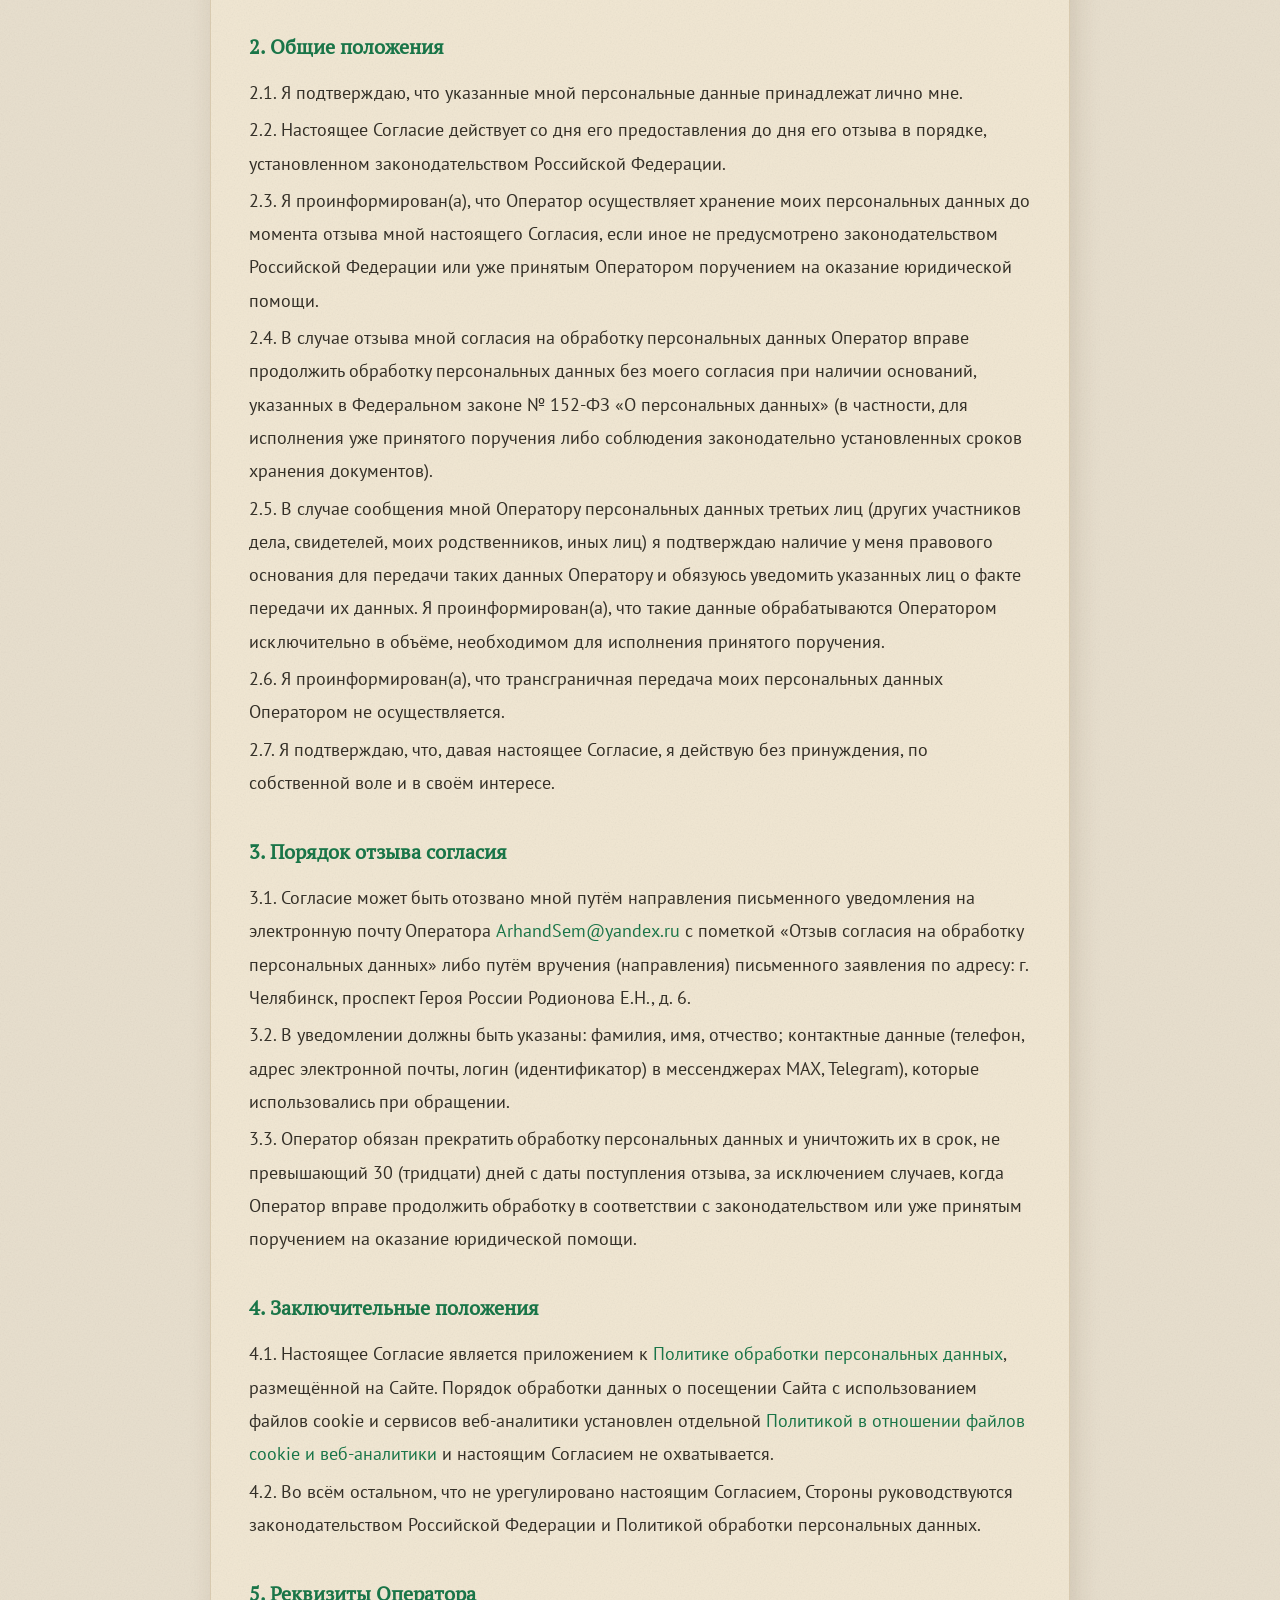
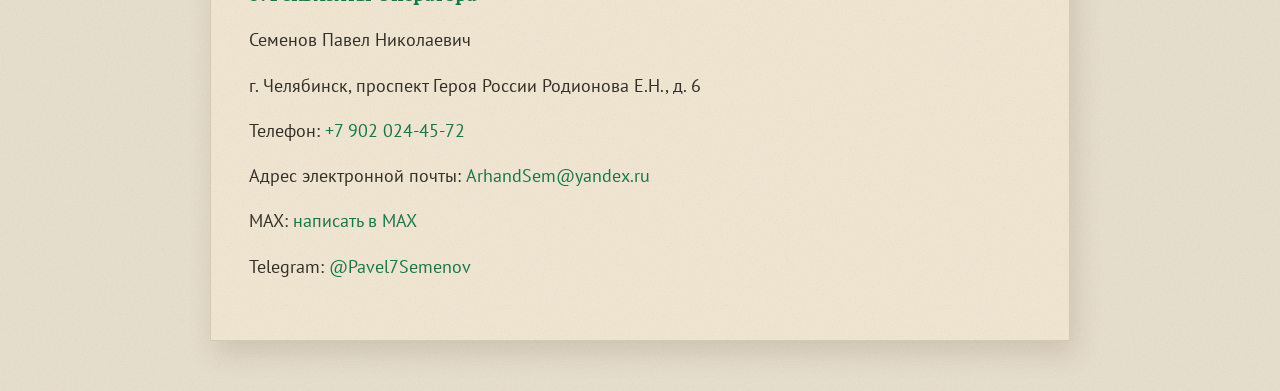
<file: personal-data.html>
<!DOCTYPE html>
<html lang="ru">
<head>
<meta charset="UTF-8">
<meta name="viewport" content="width=device-width, initial-scale=1.0">
<title>Согласие на обработку персональных данных – Юрист Павел Семенов</title>



<link rel="stylesheet" href="styles.css">
<link rel="icon" href="favicon.svg" type="image/svg+xml">
<link rel="icon" href="favicon-120.png" type="image/png" sizes="120x120">
<link rel="icon" href="favicon-32.png" type="image/png" sizes="32x32">
<link rel="icon" href="favicon-16.png" type="image/png" sizes="16x16">
<link rel="apple-touch-icon" href="apple-touch-icon.png" sizes="180x180">
<link rel="canonical" href="https://юрист-павел-семенов.рф/personal-data.html">
<!-- Яндекс.Метрика подключается из cookie-consent.js только после согласия посетителя -->
<script src="cookie-consent.js" defer></script>
<style>
  body{background:var(--bg);color:var(--text);font-family:'Inter',sans-serif;font-weight:300;line-height:1.7}
  .wrap{max-width:860px;margin:0 auto;padding:48px 24px 72px}
  h1{font-family:'Lora',serif;font-weight:600;font-size:clamp(24px,3vw,32px);margin-bottom:8px}
  h1::after{content:"";display:block;width:64px;height:2px;margin-top:14px;background:linear-gradient(90deg,var(--brass-light),var(--brass-deep))}
  h2{font-family:'Lora',serif;font-weight:600;font-size:20px;margin:36px 0 12px;color:var(--brass-light)}
  p,li{color:var(--text);margin-bottom:12px;font-size:15.5px}
  p.clause-lead{margin-bottom:4px}
  p.clause-sub{margin:0 0 14px;padding-left:18px;color:var(--text-soft);font-size:15px}
  ul{padding-left:22px;margin-bottom:12px}
  a:hover{color:var(--brass-deep)}
  .muted{color:var(--text-soft);font-size:14px}
  .back{display:inline-block;margin-bottom:32px;color:var(--brass-deep);font-size:15px}
</style>
<link rel="stylesheet" href="legacy-dossier.css?v=green-20261024">
</head>
<body>
<div class="top-accent"></div>
<div class="wrap">
  <a class="back" href="index.html">← На главную</a>
  <h1>Согласие на обработку персональных данных</h1>
  <p class="muted" style="margin-top:16px">г. Челябинск<br>Редакция от 30 августа 2026 г.</p>

  <p style="margin-top:24px">Настоящим, я, действуя свободно, своей волей и в своём интересе, являясь пользователем сайта в информационно-телекоммуникационной сети Интернет https://юрист-павел-семенов.рф (далее – Сайт), а также взаимодействуя с Семеновым Павлом Николаевичем, физическим лицом, не зарегистрированным в качестве индивидуального предпринимателя и не имеющим статуса адвоката (далее – Оператор), по телефону, электронной почте или через мессенджеры MAX и Telegram, подтверждаю своё согласие на обработку моих персональных данных на условиях, изложенных ниже.</p>
  <p style="margin-top:16px">Согласие считается предоставленным мной с момента совершения любого из следующих действий: направление Оператору сообщения по электронной почте или через мессенджеры с просьбой о консультации; обращение к Оператору по телефону с сообщением своих персональных данных. Совершение указанных действий равнозначно подписанию настоящего Согласия в простой письменной форме.</p>
  <p>Согласие предоставляется на совершение следующих действий с моими персональными данными: сбор, запись, систематизация, накопление, хранение, уточнение (обновление, изменение), извлечение, использование, обезличивание, блокирование, удаление, уничтожение, а также передача (предоставление, доступ) третьим лицам в случаях, указанных в настоящем Согласии, как с использованием средств автоматизации, так и без их использования.</p>

  <h2>1. Цели обработки персональных данных, состав данных и совершаемые действия</h2>
  <p class="clause-lead">Я согласен/согласна, что мои персональные данные будут обрабатываться Оператором в следующих целях:</p>

  <p class="clause-lead">1.1. Идентификация меня как Пользователя Сайта и (или) Клиента.</p>
  <p class="clause-sub">Состав персональных данных: фамилия, имя, отчество (при наличии); контактный номер телефона; адрес электронной почты; логин (идентификатор) в мессенджерах MAX, Telegram.<br>Действия: сбор, запись, систематизация, накопление, хранение, уточнение, извлечение, использование, блокирование, удаление, уничтожение.</p>

  <p class="clause-lead">1.2. Запись на консультацию, приём и обработка моего обращения, направленного по телефону, через мессенджеры или по электронной почте.</p>
  <p class="clause-sub">Состав данных: фамилия, имя, отчество (при наличии); контактный номер телефона; адрес электронной почты; логин (идентификатор) в мессенджерах MAX, Telegram; содержание моего вопроса или обращения; предпочтительные дата и время консультации.<br>Действия: сбор, запись, систематизация, накопление, хранение, уточнение, извлечение, использование, обезличивание, блокирование, удаление, уничтожение.</p>

  <p class="clause-lead">1.3. Оказание мне юридической помощи (анализ уголовного дела, представительство потерпевшего, подготовка жалоб и обращений в государственные органы, ведение гражданского дела).</p>
  <p class="clause-sub">Состав данных: сведения, указанные в п. 1.2; сведения о деле (номер дела или материала проверки, наименование органа расследования или суда, мой процессуальный статус); сведения, которые я сообщаю добровольно и которые необходимы для оказания юридической помощи, включая относящиеся к обстоятельствам уголовного или гражданского дела; при необходимости представительства – реквизиты доверенности. Я проинформирован(а), что обработка сведений о судимости осуществляется Оператором исключительно в случаях и порядке, установленных статьёй 10.1 Федерального закона «О персональных данных», либо на основании настоящего согласия, если это допускается применимыми нормативными правовыми актами.<br>Действия: сбор, запись, систематизация, накопление, хранение, уточнение, извлечение, использование, передача в суд или государственный орган в рамках представительства моих интересов, обезличивание, блокирование, удаление, уничтожение.</p>

  <p class="clause-lead">1.4. Осуществление расчётов за оказанные услуги.</p>
  <p class="clause-sub">Состав персональных данных: фамилия, имя, отчество; контактный номер телефона; информация о платеже (сумма, дата). Оператор не осуществляет приём платежей через Сайт и не хранит и не обрабатывает данные моей банковской карты.<br>Действия: сбор, запись, хранение, использование, блокирование, удаление, уничтожение.</p>

  <p class="clause-lead">1.5. Установление со мной обратной связи, консультирование по вопросам оказания юридической помощи.</p>
  <p class="clause-sub">Состав персональных данных: фамилия, имя; контактный номер телефона; адрес электронной почты; логин (идентификатор) в мессенджерах MAX, Telegram; содержание моих обращений и переписки.<br>Действия: сбор, запись, систематизация, накопление, хранение, уточнение, извлечение, использование, блокирование, удаление, уничтожение.</p>

  <p class="clause-lead">1.6. Направление мне информационных сообщений (при наличии моего отдельного согласия на их получение).</p>
  <p class="clause-sub">Состав персональных данных: адрес электронной почты; контактный номер телефона; логин (идентификатор) в мессенджерах MAX, Telegram.<br>Действия: сбор, запись, систематизация, накопление, хранение, извлечение, использование, блокирование, удаление, уничтожение.</p>

  <p class="clause-lead">1.7. Улучшение качества обслуживания и работы Сайта, статистический анализ на основе обезличенных данных.</p>
  <p class="clause-sub">Состав персональных данных: обезличенные данные о моих действиях на Сайте; мой IP-адрес; данные cookies; информация о браузере и устройстве; сведения, собираемые счётчиком «Яндекс.Метрика», включая функции Вебвизор и Карта кликов.<br>Действия: сбор, запись, систематизация, накопление, хранение, обезличивание, использование, блокирование, удаление, уничтожение.</p>

  <p class="clause-lead">1.8. Обеспечение соблюдения требований законодательства Российской Федерации, взаимодействие с судом и уполномоченными государственными органами в случаях и порядке, установленных законодательством, в связи с оказанием мне юридической помощи.</p>
  <p class="clause-sub">Состав персональных данных: любые мои персональные данные, которые могут быть запрошены судом или уполномоченными органами в рамках их компетенции.<br>Действия: передача (предоставление, доступ) моих персональных данных суду или уполномоченным органам государственной власти по основаниям и в порядке, установленным законодательством.</p>

  <h2>2. Общие положения</h2>
  <p class="clause-lead">2.1. Я подтверждаю, что указанные мной персональные данные принадлежат лично мне.</p>
  <p class="clause-lead">2.2. Настоящее Согласие действует со дня его предоставления до дня его отзыва в порядке, установленном законодательством Российской Федерации.</p>
  <p class="clause-lead">2.3. Я проинформирован(а), что Оператор осуществляет хранение моих персональных данных до момента отзыва мной настоящего Согласия, если иное не предусмотрено законодательством Российской Федерации или уже принятым Оператором поручением на оказание юридической помощи.</p>
  <p class="clause-lead">2.4. В случае отзыва мной согласия на обработку персональных данных Оператор вправе продолжить обработку персональных данных без моего согласия при наличии оснований, указанных в Федеральном законе № 152-ФЗ «О персональных данных» (в частности, для исполнения уже принятого поручения либо соблюдения законодательно установленных сроков хранения документов).</p>
  <p class="clause-lead">2.5. В случае сообщения мной Оператору персональных данных третьих лиц (других участников дела, свидетелей, моих родственников, иных лиц) я подтверждаю наличие у меня правового основания для передачи таких данных Оператору и обязуюсь уведомить указанных лиц о факте передачи их данных. Я проинформирован(а), что такие данные обрабатываются Оператором исключительно в объёме, необходимом для исполнения принятого поручения.</p>
  <p class="clause-lead">2.6. Я проинформирован(а), что трансграничная передача моих персональных данных Оператором не осуществляется.</p>
  <p class="clause-lead">2.7. Я подтверждаю, что, давая настоящее Согласие, я действую без принуждения, по собственной воле и в своём интересе.</p>

  <h2>3. Порядок отзыва согласия</h2>
  <p class="clause-lead">3.1. Согласие может быть отозвано мной путём направления письменного уведомления на электронную почту Оператора <a href="mailto:ArhandSem@yandex.ru">ArhandSem@yandex.ru</a> с пометкой «Отзыв согласия на обработку персональных данных» либо путём вручения (направления) письменного заявления по адресу: г. Челябинск, проспект Героя России Родионова Е.Н., д. 6.</p>
  <p class="clause-lead">3.2. В уведомлении должны быть указаны: фамилия, имя, отчество; контактные данные (телефон, адрес электронной почты, логин (идентификатор) в мессенджерах MAX, Telegram), которые использовались при обращении.</p>
  <p class="clause-lead">3.3. Оператор обязан прекратить обработку персональных данных и уничтожить их в срок, не превышающий 30 (тридцати) дней с даты поступления отзыва, за исключением случаев, когда Оператор вправе продолжить обработку в соответствии с законодательством или уже принятым поручением на оказание юридической помощи.</p>

  <h2>4. Заключительные положения</h2>
  <p class="clause-lead">4.1. Настоящее Согласие является приложением к <a href="privacy.html">Политике обработки персональных данных</a>, размещённой на Сайте. Порядок обработки данных о посещении Сайта с использованием файлов cookie и сервисов веб-аналитики установлен отдельной <a href="cookies.html">Политикой в отношении файлов cookie и веб-аналитики</a> и настоящим Согласием не охватывается.</p>
  <p class="clause-lead">4.2. Во всём остальном, что не урегулировано настоящим Согласием, Стороны руководствуются законодательством Российской Федерации и Политикой обработки персональных данных.</p>

  <h2>5. Реквизиты Оператора</h2>
  <p>Семенов Павел Николаевич</p>
  <p>г. Челябинск, проспект Героя России Родионова Е.Н., д. 6</p>
  <p>Телефон: <a href="tel:+79020244572">+7 902 024-45-72</a></p>
  <p>Адрес электронной почты: <a href="mailto:ArhandSem@yandex.ru">ArhandSem@yandex.ru</a></p>
  <p>MAX: <a href="https://max.ru/u/f9LHodD0cOLCCrY9_pj_1xniiiDjCTFWXwpTUWF1RJoM0THyfDcjr5k86PM" target="_blank" rel="noopener">написать в MAX</a></p>
  <p>Telegram: <a href="https://t.me/Pavel7Semenov" target="_blank" rel="noopener">@Pavel7Semenov</a></p>
</div>
</body>
</html>
</file>
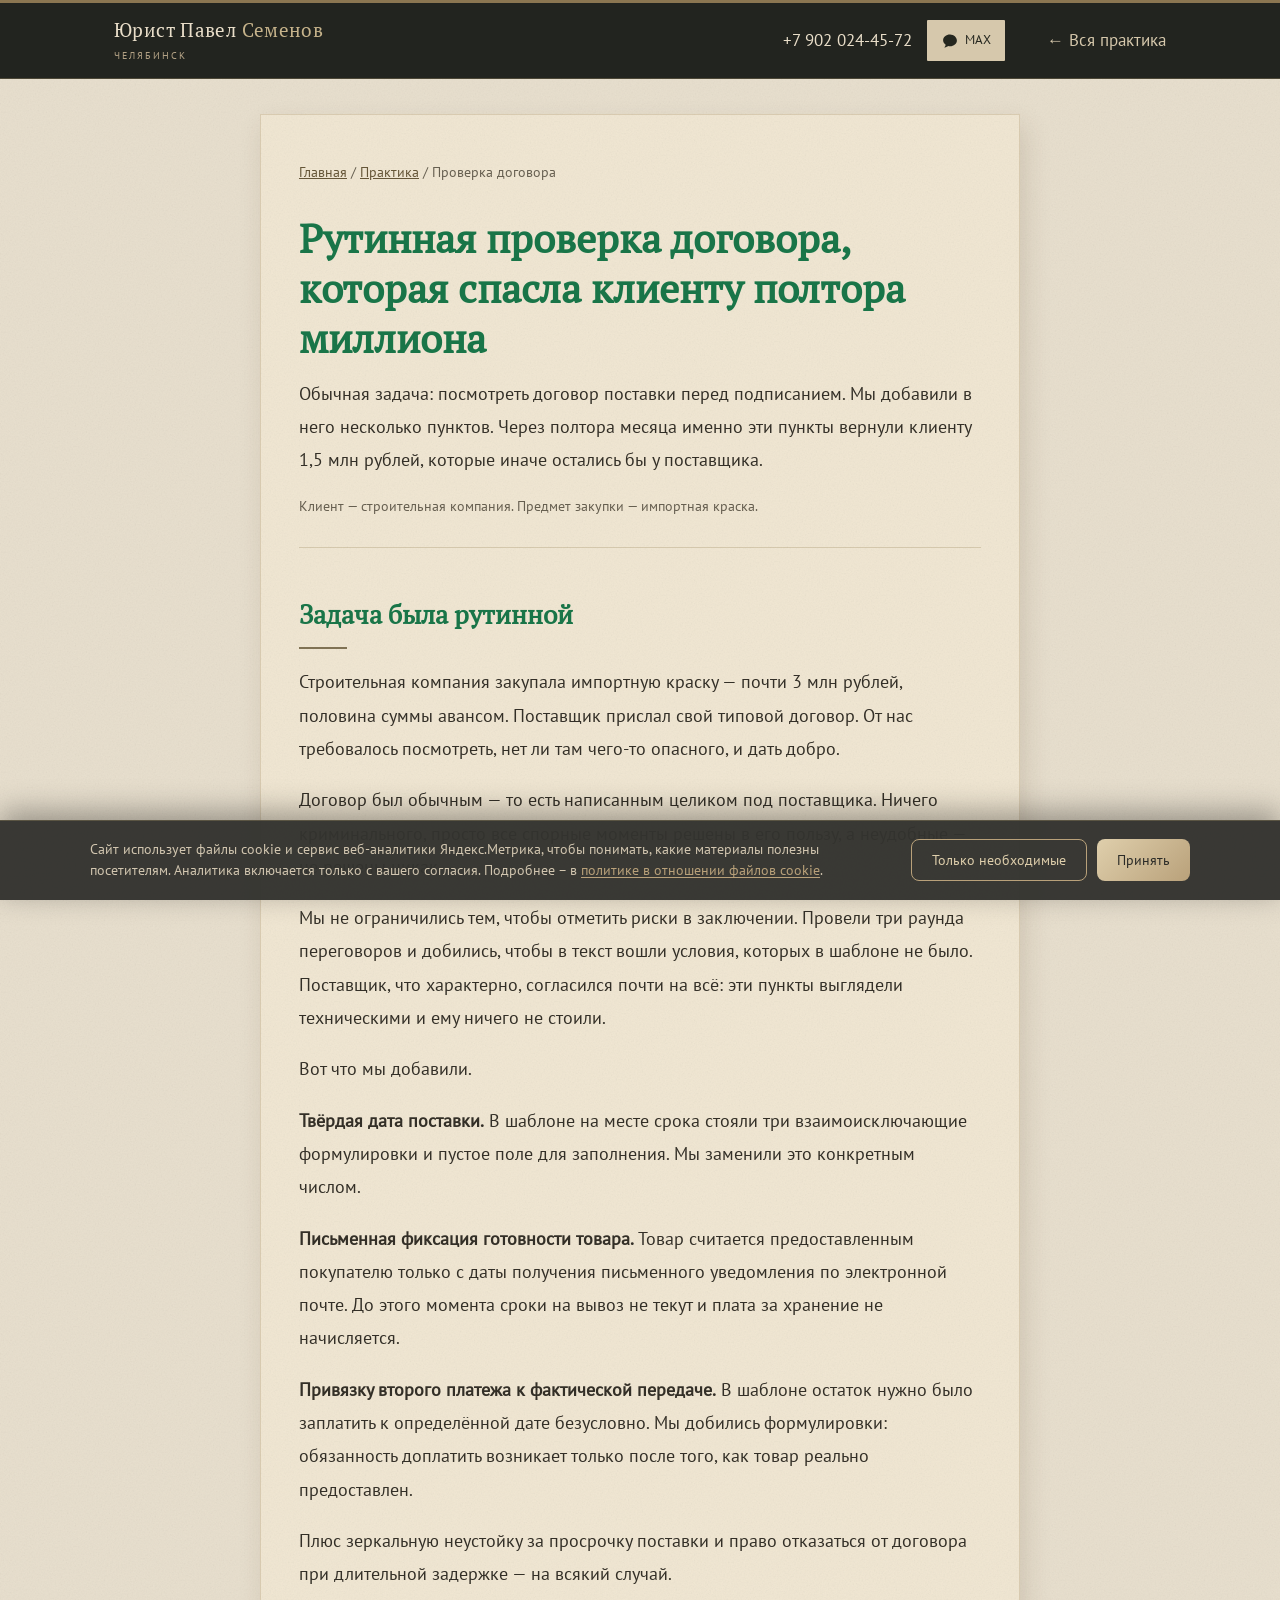
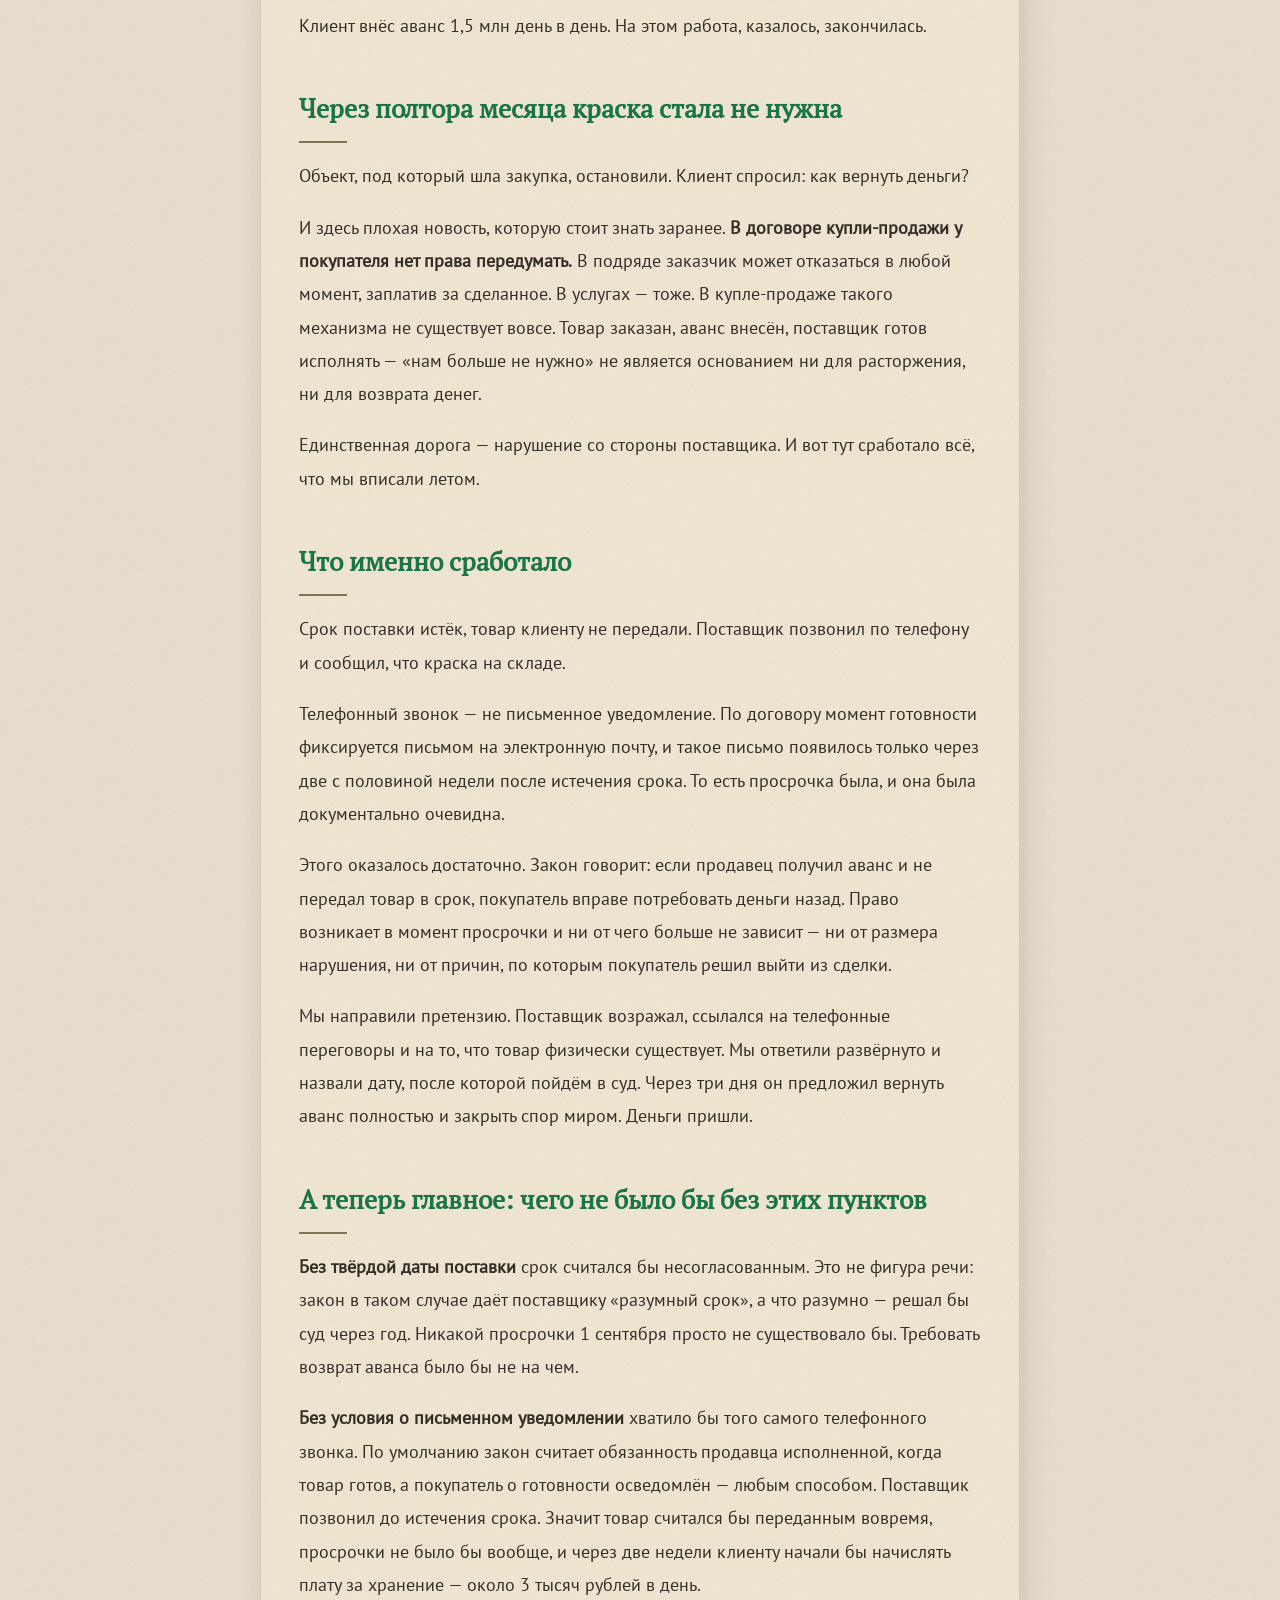
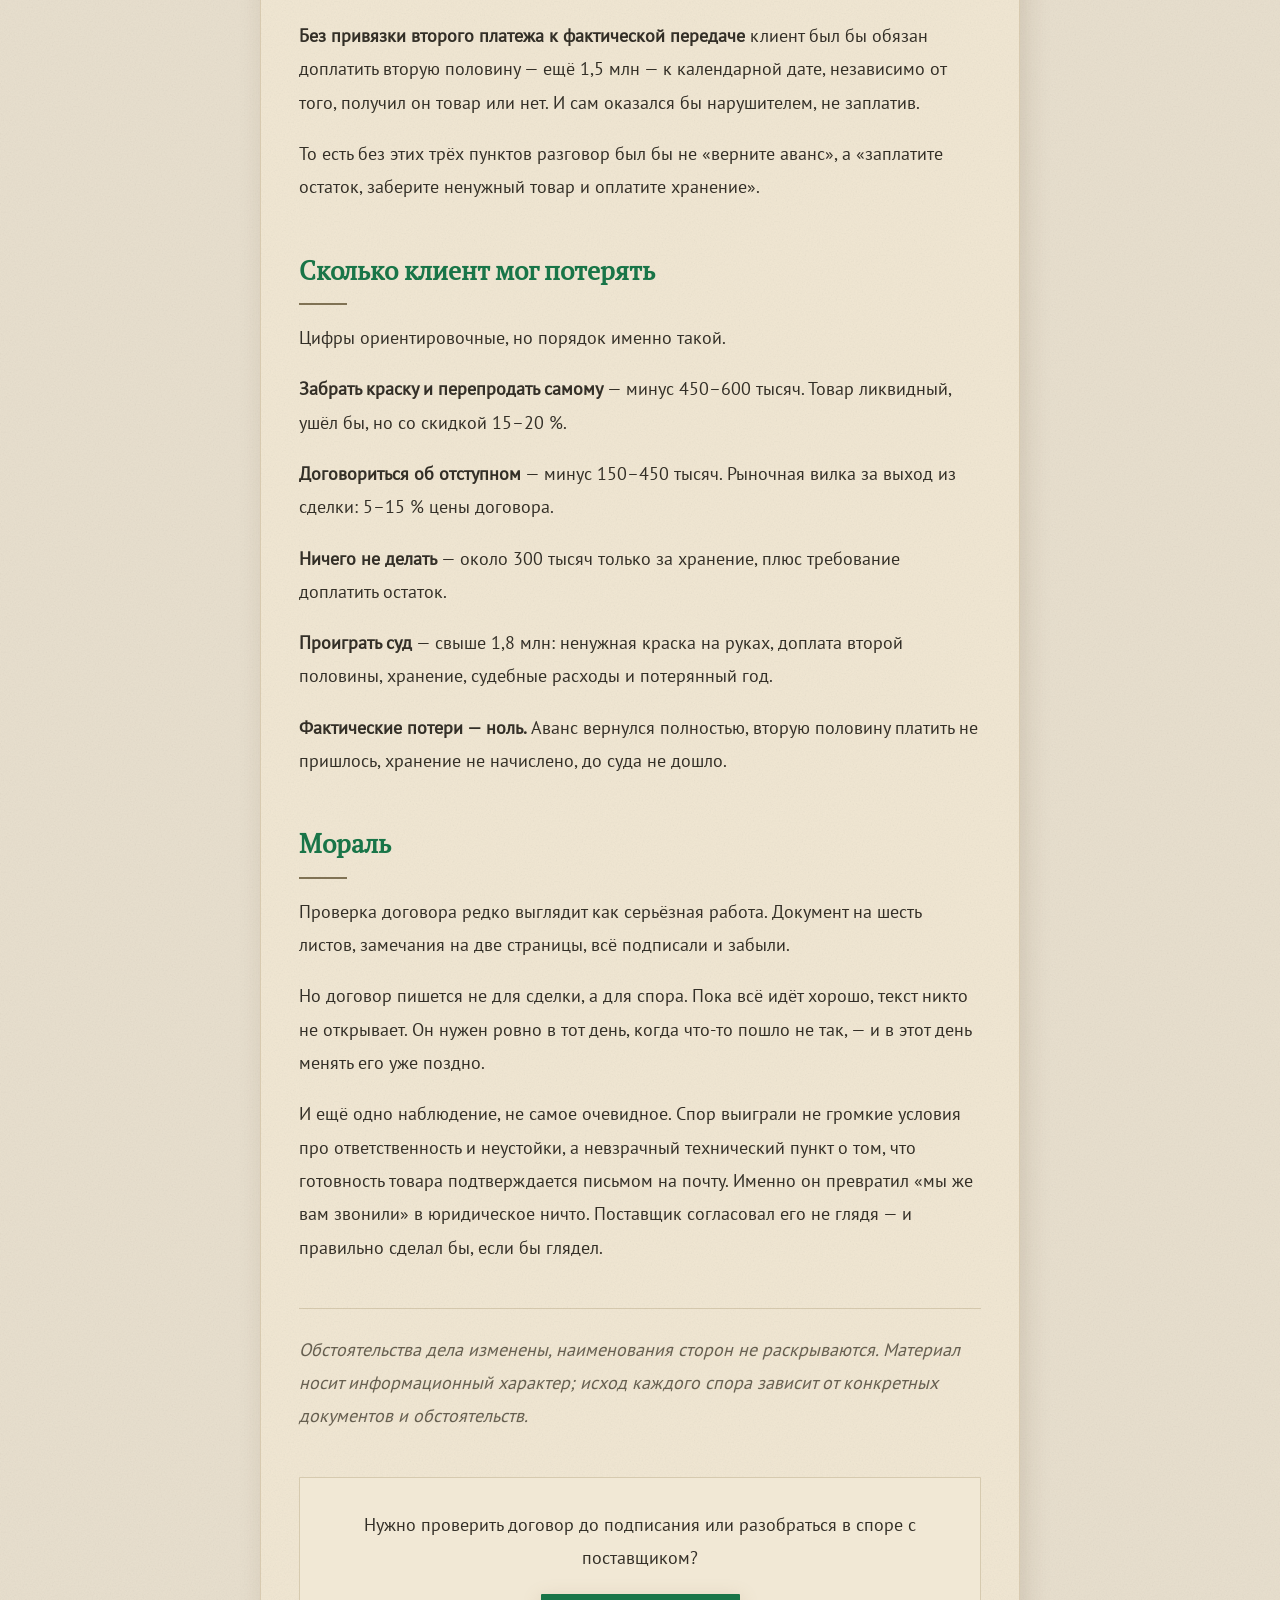
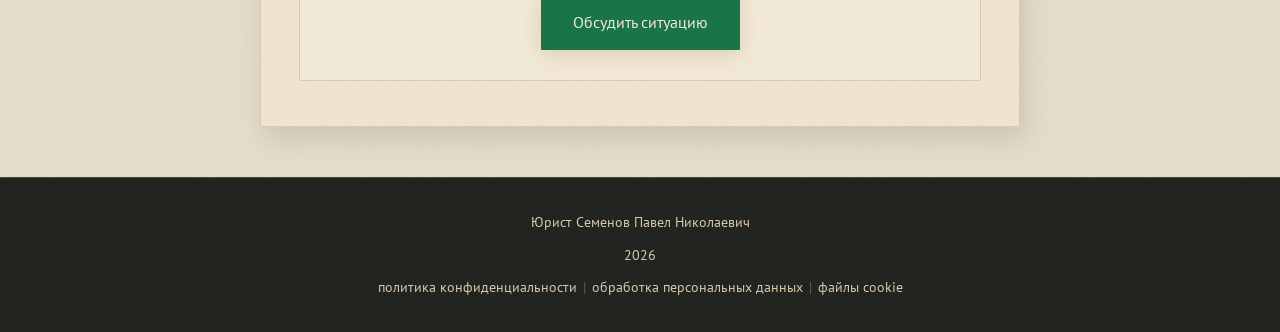
<file: praktika-proverka-dogovora.html>
<!DOCTYPE html>
<html lang="ru">
<head>
<meta charset="UTF-8">
<meta name="viewport" content="width=device-width, initial-scale=1.0">
<title>Рутинная проверка договора, которая спасла клиенту полтора миллиона – Практика – Юрист Павел Семенов</title>
<meta name="description" content="Как условия, добавленные при проверке договора поставки, помогли строительной компании вернуть аванс 1,5 млн рублей без суда.">



<link rel="stylesheet" href="styles.css">
<link rel="icon" href="favicon.svg" type="image/svg+xml">
<link rel="icon" href="favicon-120.png" type="image/png" sizes="120x120">
<link rel="icon" href="favicon-32.png" type="image/png" sizes="32x32">
<link rel="icon" href="favicon-16.png" type="image/png" sizes="16x16">
<link rel="apple-touch-icon" href="apple-touch-icon.png" sizes="180x180">
<link rel="canonical" href="https://юрист-павел-семенов.рф/praktika-proverka-dogovora.html">
<meta property="og:type" content="article">
<meta property="og:locale" content="ru_RU">
<meta property="og:site_name" content="Юрист Павел Семенов">
<meta property="og:title" content="Рутинная проверка договора, которая спасла клиенту полтора миллиона">
<meta property="og:description" content="Как условия, добавленные при проверке договора поставки, помогли строительной компании вернуть аванс 1,5 млн рублей без суда.">
<meta property="og:url" content="https://юрист-павел-семенов.рф/praktika-proverka-dogovora.html">
<meta name="twitter:card" content="summary">
<!-- Яндекс.Метрика подключается из cookie-consent.js только после согласия посетителя -->
<script src="cookie-consent.js" defer></script>
<style>
  body{background:var(--bg);color:var(--text);font-family:var(--sans);font-weight:300;line-height:1.75;-webkit-font-smoothing:antialiased}
  a:hover{color:var(--brass)}
  .nav{max-width:1100px;margin:0 auto;padding:0 24px;display:flex;align-items:center;justify-content:space-between;height:64px}
  .wrap{max-width:760px;margin:0 auto;padding:56px 24px 72px}
  .crumbs{font-size:14px;color:var(--text-soft);margin-bottom:28px}
  .crumbs a{color:var(--brass-deep)}
  h1{font-family:var(--serif);font-weight:600;font-size:clamp(28px,4vw,40px);line-height:1.25;margin-bottom:14px}
  .subtitle{font-family:var(--serif);font-size:clamp(17px,2.2vw,21px);color:var(--brass-light);font-style:italic;margin-bottom:18px;line-height:1.5}
  .meta{font-size:14px;color:var(--text-soft);margin-bottom:36px;padding-bottom:28px;border-bottom:1px solid var(--line)}
  .lead{font-size:17px;color:var(--text-soft);margin-bottom:28px}
  h2{font-family:var(--serif);font-weight:600;font-size:clamp(21px,2.6vw,26px);margin:44px 0 16px}
  h2::after{content:"";display:block;width:48px;height:2px;margin-top:10px;background:linear-gradient(90deg,var(--brass-light),var(--brass-deep))}
  p{margin-bottom:18px;font-size:16.5px}
  .note{background:var(--bg-soft);border:1px solid var(--line);border-left:3px solid var(--brass-deep);border-radius:6px;padding:18px 22px;margin-bottom:18px;font-size:15px;color:var(--text-soft)}
  .note b{color:var(--brass-light);font-weight:500}
  .disclaimer{margin-top:44px;padding-top:24px;border-top:1px solid var(--line);font-size:14px;color:var(--text-soft);font-style:italic}
  .cta{margin-top:44px;background:var(--bg-card);border:1px solid var(--line);border-radius:8px;padding:30px;text-align:center}
  .cta p{color:var(--text);font-size:16px;margin-bottom:20px}
  .btn{display:inline-block;font-weight:500;font-size:16px;color:#2B2B27;background:linear-gradient(135deg,var(--brass-light),var(--brass-deep));padding:14px 32px;border-radius:6px;box-shadow:0 4px 18px rgba(169,137,94,.25);transition:transform .15s}
  .btn:hover{transform:translateY(-2px);color:#2B2B27}
  .footer-inner{max-width:1100px;margin:0 auto;padding:0 24px}

  .case-article h1{color:#197548}
  .case-article h2{color:#197548}
  .case-article .subtitle{font-style:normal;font-family:var(--sans);color:var(--text)}
  .case-article strong{font-weight:700}
</style>
<link rel="stylesheet" href="legacy-dossier.css?v=green-20261024">
</head>
<body>
<div class="top-accent"></div>

<header>
  <div class="nav">
    <a class="logo" href="index.html" style="color:var(--text)"><span class="lname">Юрист Павел <span>Семенов</span></span><span class="city">Челябинск</span></a>
    <div class="head-actions">
      <a class="head-phone" href="tel:+79020244572">+7 902 024-45-72</a>
      <a class="max-btn" href="https://max.ru/u/f9LHodD0cOLCCrY9_pj_1xniiiDjCTFWXwpTUWF1RJoM0THyfDcjr5k86PM" target="_blank" rel="noopener"><svg viewBox="0 0 24 24" aria-hidden="true"><path d="M12 3.2c-5.08 0-9.2 3.44-9.2 7.68 0 2.42 1.34 4.58 3.44 5.98-.16 1-.62 2.34-1.54 3.4-.22.26.02.66.36.56 1.94-.52 3.48-1.44 4.4-2.16.8.16 1.64.26 2.54.26 5.08 0 9.2-3.44 9.2-7.68S17.08 3.2 12 3.2z"/></svg><span class="tg-label">MAX</span></a>
    </div>
    <a class="nav-back" href="praktika.html">← Вся практика</a>
  </div>
</header>

<article class="wrap case-article">
  <div class="crumbs"><a href="index.html">Главная</a> / <a href="praktika.html">Практика</a> / Проверка договора</div>
  <h1>Рутинная проверка договора, которая спасла клиенту полтора миллиона</h1>
  <p class="subtitle">Обычная задача: посмотреть договор поставки перед подписанием. Мы добавили в него несколько пунктов. Через полтора месяца именно эти пункты вернули клиенту 1,5 млн рублей, которые иначе остались бы у поставщика.</p>
  <div class="meta">Клиент — строительная компания. Предмет закупки — импортная краска.</div>
  <h2>Задача была рутинной</h2>
  <p>Строительная компания закупала импортную краску — почти 3 млн рублей, половина суммы авансом. Поставщик прислал свой типовой договор. От нас требовалось посмотреть, нет ли там чего-то опасного, и дать добро.</p>
  <p>Договор был обычным — то есть написанным целиком под поставщика. Ничего криминального, просто все спорные моменты решены в его пользу, а неудобные — не решены никак.</p>
  <p>Мы не ограничились тем, чтобы отметить риски в заключении. Провели три раунда переговоров и добились, чтобы в текст вошли условия, которых в шаблоне не было. Поставщик, что характерно, согласился почти на всё: эти пункты выглядели техническими и ему ничего не стоили.</p>
  <p>Вот что мы добавили.</p>
  <p><strong>Твёрдая дата поставки.</strong> В шаблоне на месте срока стояли три взаимоисключающие формулировки и пустое поле для заполнения. Мы заменили это конкретным числом.</p>
  <p><strong>Письменная фиксация готовности товара.</strong> Товар считается предоставленным покупателю только с даты получения письменного уведомления по электронной почте. До этого момента сроки на вывоз не текут и плата за хранение не начисляется.</p>
  <p><strong>Привязку второго платежа к фактической передаче.</strong> В шаблоне остаток нужно было заплатить к определённой дате безусловно. Мы добились формулировки: обязанность доплатить возникает только после того, как товар реально предоставлен.</p>
  <p>Плюс зеркальную неустойку за просрочку поставки и право отказаться от договора при длительной задержке — на всякий случай.</p>
  <p>Клиент внёс аванс 1,5 млн день в день. На этом работа, казалось, закончилась.</p>
  <h2>Через полтора месяца краска стала не нужна</h2>
  <p>Объект, под который шла закупка, остановили. Клиент спросил: как вернуть деньги?</p>
  <p>И здесь плохая новость, которую стоит знать заранее. <strong>В договоре купли-продажи у покупателя нет права передумать.</strong> В подряде заказчик может отказаться в любой момент, заплатив за сделанное. В услугах — тоже. В купле-продаже такого механизма не существует вовсе. Товар заказан, аванс внесён, поставщик готов исполнять — «нам больше не нужно» не является основанием ни для расторжения, ни для возврата денег.</p>
  <p>Единственная дорога — нарушение со стороны поставщика. И вот тут сработало всё, что мы вписали летом.</p>
  <h2>Что именно сработало</h2>
  <p>Срок поставки истёк, товар клиенту не передали. Поставщик позвонил по телефону и сообщил, что краска на складе.</p>
  <p>Телефонный звонок — не письменное уведомление. По договору момент готовности фиксируется письмом на электронную почту, и такое письмо появилось только через две с половиной недели после истечения срока. То есть просрочка была, и она была документально очевидна.</p>
  <p>Этого оказалось достаточно. Закон говорит: если продавец получил аванс и не передал товар в срок, покупатель вправе потребовать деньги назад. Право возникает в момент просрочки и ни от чего больше не зависит — ни от размера нарушения, ни от причин, по которым покупатель решил выйти из сделки.</p>
  <p>Мы направили претензию. Поставщик возражал, ссылался на телефонные переговоры и на то, что товар физически существует. Мы ответили развёрнуто и назвали дату, после которой пойдём в суд. Через три дня он предложил вернуть аванс полностью и закрыть спор миром. Деньги пришли.</p>
  <h2>А теперь главное: чего не было бы без этих пунктов</h2>
  <p><strong>Без твёрдой даты поставки</strong> срок считался бы несогласованным. Это не фигура речи: закон в таком случае даёт поставщику «разумный срок», а что разумно — решал бы суд через год. Никакой просрочки 1 сентября просто не существовало бы. Требовать возврат аванса было бы не на чем.</p>
  <p><strong>Без условия о письменном уведомлении</strong> хватило бы того самого телефонного звонка. По умолчанию закон считает обязанность продавца исполненной, когда товар готов, а покупатель о готовности осведомлён — любым способом. Поставщик позвонил до истечения срока. Значит товар считался бы переданным вовремя, просрочки не было бы вообще, и через две недели клиенту начали бы начислять плату за хранение — около 3 тысяч рублей в день.</p>
  <p><strong>Без привязки второго платежа к фактической передаче</strong> клиент был бы обязан доплатить вторую половину — ещё 1,5 млн — к календарной дате, независимо от того, получил он товар или нет. И сам оказался бы нарушителем, не заплатив.</p>
  <p>То есть без этих трёх пунктов разговор был бы не «верните аванс», а «заплатите остаток, заберите ненужный товар и оплатите хранение».</p>
  <h2>Сколько клиент мог потерять</h2>
  <p>Цифры ориентировочные, но порядок именно такой.</p>
  <p><strong>Забрать краску и перепродать самому</strong> — минус 450–600 тысяч. Товар ликвидный, ушёл бы, но со скидкой 15–20 %.</p>
  <p><strong>Договориться об отступном</strong> — минус 150–450 тысяч. Рыночная вилка за выход из сделки: 5–15 % цены договора.</p>
  <p><strong>Ничего не делать</strong> — около 300 тысяч только за хранение, плюс требование доплатить остаток.</p>
  <p><strong>Проиграть суд</strong> — свыше 1,8 млн: ненужная краска на руках, доплата второй половины, хранение, судебные расходы и потерянный год.</p>
  <p><strong>Фактические потери — ноль.</strong> Аванс вернулся полностью, вторую половину платить не пришлось, хранение не начислено, до суда не дошло.</p>
  <h2>Мораль</h2>
  <p>Проверка договора редко выглядит как серьёзная работа. Документ на шесть листов, замечания на две страницы, всё подписали и забыли.</p>
  <p>Но договор пишется не для сделки, а для спора. Пока всё идёт хорошо, текст никто не открывает. Он нужен ровно в тот день, когда что-то пошло не так, — и в этот день менять его уже поздно.</p>
  <p>И ещё одно наблюдение, не самое очевидное. Спор выиграли не громкие условия про ответственность и неустойки, а невзрачный технический пункт о том, что готовность товара подтверждается письмом на почту. Именно он превратил «мы же вам звонили» в юридическое ничто. Поставщик согласовал его не глядя — и правильно сделал бы, если бы глядел.</p>
  <p class="disclaimer">Обстоятельства дела изменены, наименования сторон не раскрываются. Материал носит информационный характер; исход каждого спора зависит от конкретных документов и обстоятельств.</p>
  <div class="cta"><p>Нужно проверить договор до подписания или разобраться в споре с поставщиком?</p><a class="btn" href="index.html#contacts">Обсудить ситуацию</a></div>
</article>

<footer>
  <div class="footer-inner">
    <div>Юрист Семенов Павел Николаевич</div>
    <div><span id="year"></span></div>
    <div class="footer-links">
      <a href="privacy.html">политика конфиденциальности</a><span>|</span><a href="personal-data.html">обработка персональных данных</a><span>|</span><a href="cookies.html">файлы cookie</a>
    </div>
  </div>
</footer>
<script>document.getElementById('year').textContent=new Date().getFullYear();</script>

<div class="float-contact">
  <a class="float-max" href="https://max.ru/u/f9LHodD0cOLCCrY9_pj_1xniiiDjCTFWXwpTUWF1RJoM0THyfDcjr5k86PM" target="_blank" rel="noopener" aria-label="Написать в MAX" title="Написать в MAX"><svg viewBox="0 0 24 24" aria-hidden="true"><path d="M12 3.2c-5.08 0-9.2 3.44-9.2 7.68 0 2.42 1.34 4.58 3.44 5.98-.16 1-.62 2.34-1.54 3.4-.22.26.02.66.36.56 1.94-.52 3.48-1.44 4.4-2.16.8.16 1.64.26 2.54.26 5.08 0 9.2-3.44 9.2-7.68S17.08 3.2 12 3.2z"/></svg></a>
  <a class="float-tg" href="https://t.me/Pavel7Semenov" target="_blank" rel="noopener" aria-label="Написать в Telegram" title="Написать в Telegram"><svg viewBox="0 0 24 24" aria-hidden="true"><path d="M9.78 18.65l.28-4.23 7.68-6.92c.34-.31-.07-.46-.52-.19L7.74 13.3 3.64 12c-.88-.25-.89-.86.2-1.3l15.97-6.16c.73-.33 1.43.18 1.15 1.3l-2.72 12.81c-.19.91-.74 1.13-1.5.71L12.6 16.3l-1.99 1.93c-.23.23-.42.42-.83.42z"/></svg></a>
  <a class="float-tel" href="tel:+79020244572" aria-label="Позвонить" title="Позвонить"><svg viewBox="0 0 24 24" aria-hidden="true"><path d="M6.62 10.79c1.44 2.83 3.76 5.14 6.59 6.59l2.2-2.2c.27-.27.67-.36 1.02-.24 1.12.37 2.33.57 3.57.57.55 0 1 .45 1 1V20c0 .55-.45 1-1 1-9.39 0-17-7.61-17-17 0-.55.45-1 1-1h3.5c.55 0 1 .45 1 1 0 1.25.2 2.45.57 3.57.11.35.03.74-.25 1.02l-2.2 2.2z"/></svg></a>
</div>
</body>
</html>
</file>
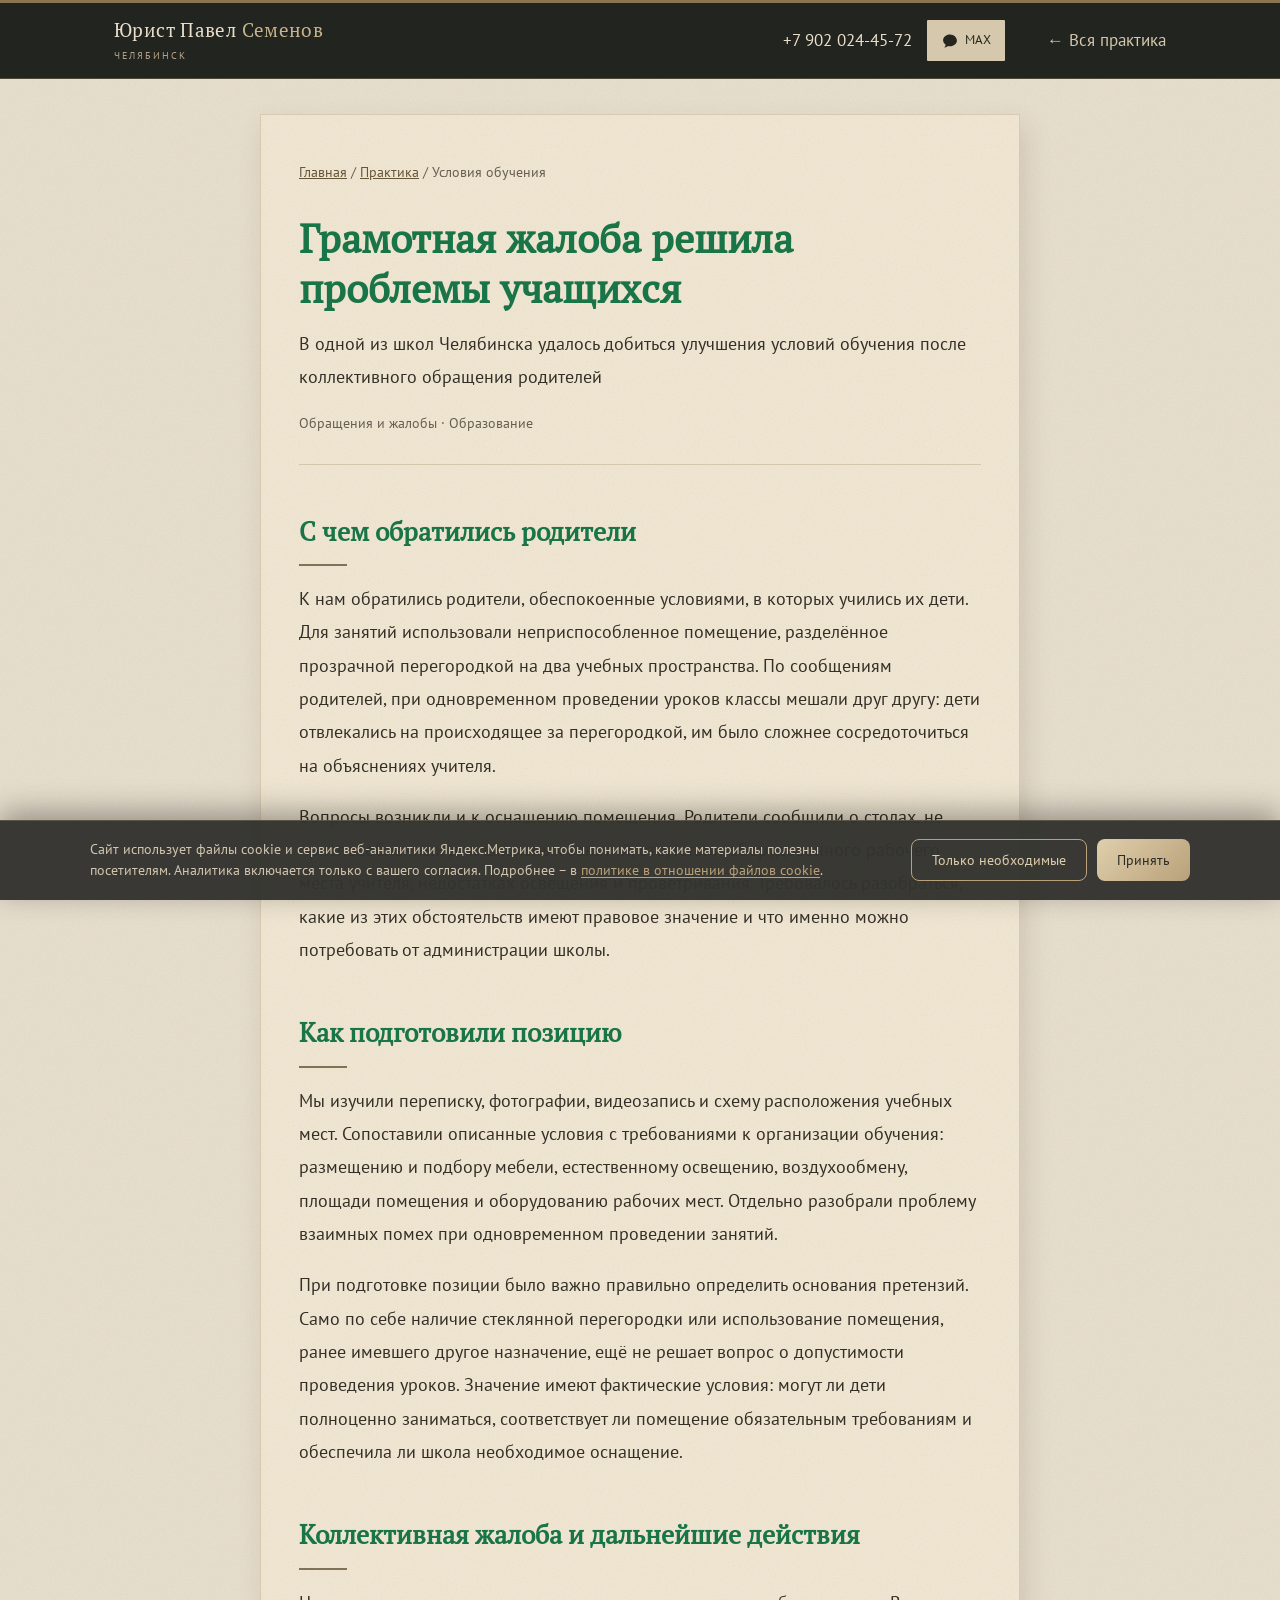
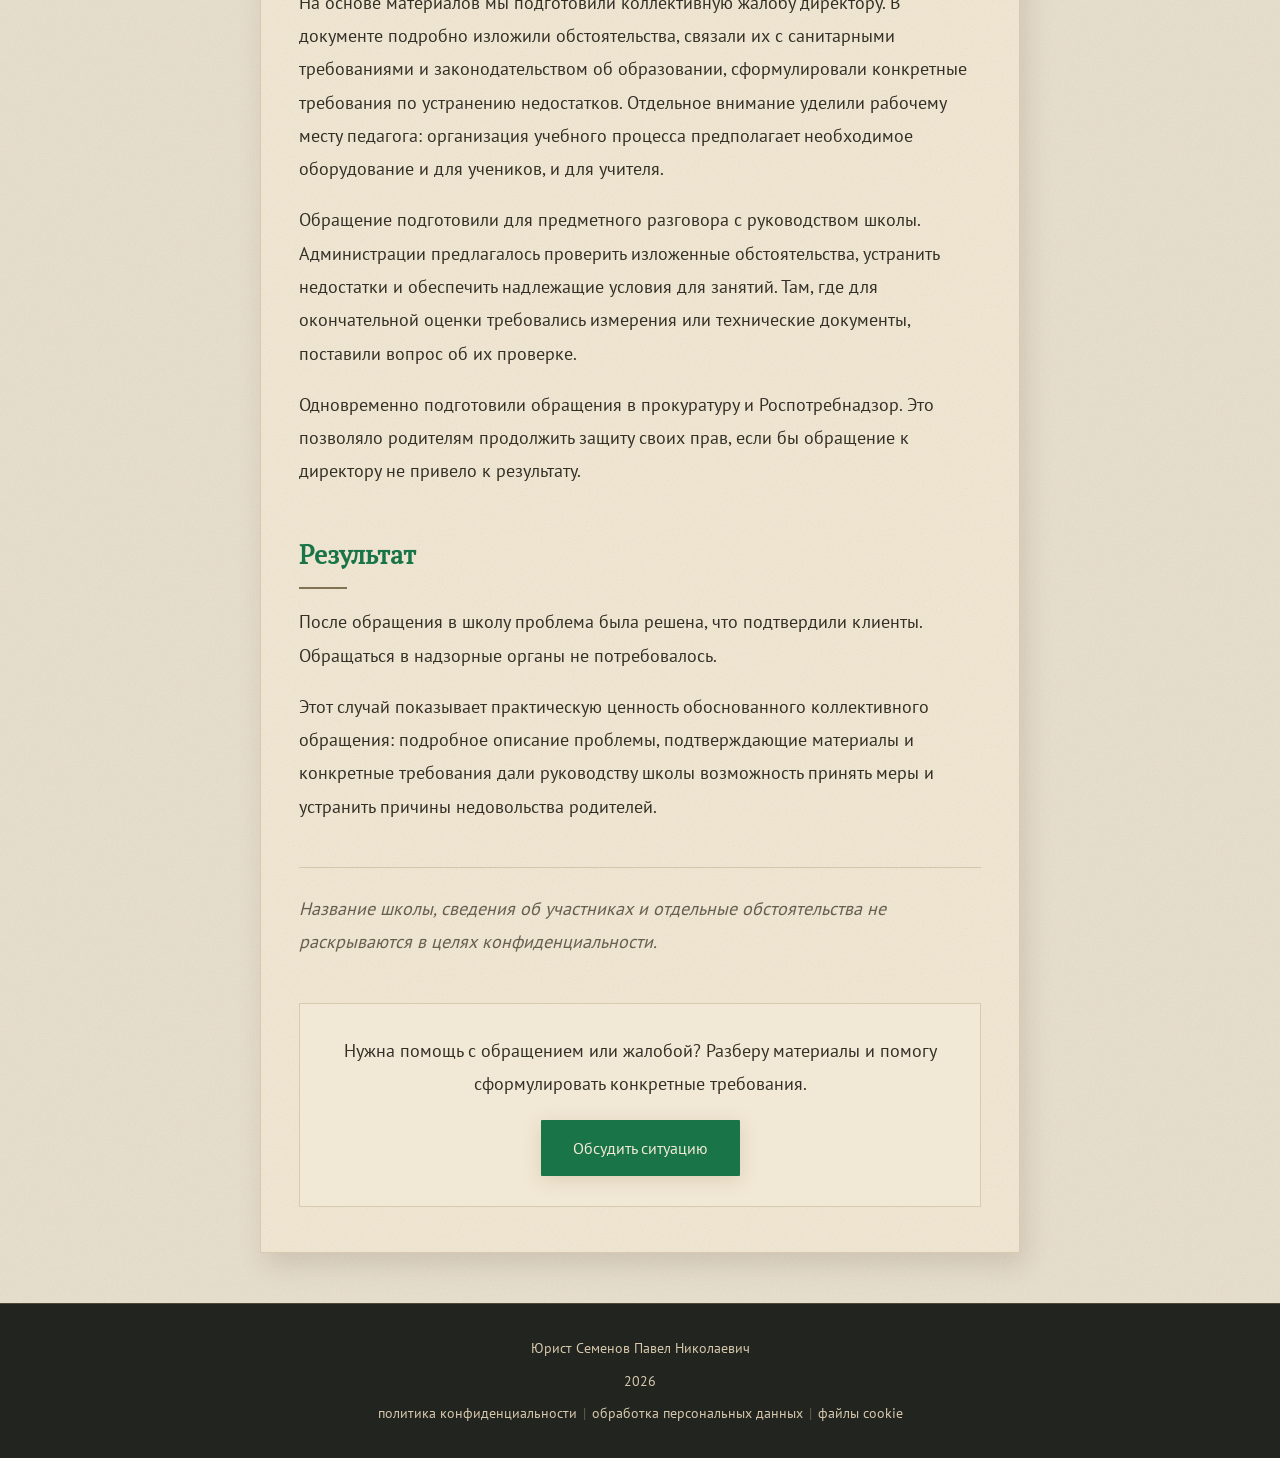
<file: praktika-shkola.html>
<!DOCTYPE html>
<html lang="ru">
<head>
<meta charset="UTF-8">
<meta name="viewport" content="width=device-width, initial-scale=1.0">
<title>Грамотная жалоба решила проблемы учащихся – Практика – Юрист Павел Семенов</title>
<meta name="description" content="Коллективная жалоба родителей помогла улучшить условия обучения в школе Челябинска. Обращаться в надзорные органы не потребовалось.">



<link rel="stylesheet" href="styles.css">
<link rel="icon" href="favicon.svg" type="image/svg+xml">
<link rel="icon" href="favicon-120.png" type="image/png" sizes="120x120">
<link rel="icon" href="favicon-32.png" type="image/png" sizes="32x32">
<link rel="icon" href="favicon-16.png" type="image/png" sizes="16x16">
<link rel="apple-touch-icon" href="apple-touch-icon.png" sizes="180x180">
<link rel="canonical" href="https://юрист-павел-семенов.рф/praktika-shkola.html">
<meta property="og:type" content="article">
<meta property="og:locale" content="ru_RU">
<meta property="og:site_name" content="Юрист Павел Семенов">
<meta property="og:title" content="Грамотная жалоба решила проблемы учащихся">
<meta property="og:description" content="Коллективная жалоба родителей помогла улучшить условия обучения в школе Челябинска. Обращаться в надзорные органы не потребовалось.">
<meta property="og:url" content="https://юрист-павел-семенов.рф/praktika-shkola.html">
<meta name="twitter:card" content="summary">
<!-- Яндекс.Метрика подключается из cookie-consent.js только после согласия посетителя -->
<script src="cookie-consent.js" defer></script>
<style>
  body{background:var(--bg);color:var(--text);font-family:var(--sans);font-weight:300;line-height:1.75;-webkit-font-smoothing:antialiased}
  a:hover{color:var(--brass)}
  .nav{max-width:1100px;margin:0 auto;padding:0 24px;display:flex;align-items:center;justify-content:space-between;height:64px}
  .wrap{max-width:760px;margin:0 auto;padding:56px 24px 72px}
  .crumbs{font-size:14px;color:var(--text-soft);margin-bottom:28px}
  .crumbs a{color:var(--brass-deep)}
  h1{font-family:var(--serif);font-weight:600;font-size:clamp(28px,4vw,40px);line-height:1.25;margin-bottom:14px}
  .subtitle{font-family:var(--serif);font-size:clamp(17px,2.2vw,21px);color:var(--brass-light);font-style:italic;margin-bottom:18px;line-height:1.5}
  .meta{font-size:14px;color:var(--text-soft);margin-bottom:36px;padding-bottom:28px;border-bottom:1px solid var(--line)}
  .lead{font-size:17px;color:var(--text-soft);margin-bottom:28px}
  h2{font-family:var(--serif);font-weight:600;font-size:clamp(21px,2.6vw,26px);margin:44px 0 16px}
  h2::after{content:"";display:block;width:48px;height:2px;margin-top:10px;background:linear-gradient(90deg,var(--brass-light),var(--brass-deep))}
  p{margin-bottom:18px;font-size:16.5px}
  .note{background:var(--bg-soft);border:1px solid var(--line);border-left:3px solid var(--brass-deep);border-radius:6px;padding:18px 22px;margin-bottom:18px;font-size:15px;color:var(--text-soft)}
  .note b{color:var(--brass-light);font-weight:500}
  .disclaimer{margin-top:44px;padding-top:24px;border-top:1px solid var(--line);font-size:14px;color:var(--text-soft);font-style:italic}
  .cta{margin-top:44px;background:var(--bg-card);border:1px solid var(--line);border-radius:8px;padding:30px;text-align:center}
  .cta p{color:var(--text);font-size:16px;margin-bottom:20px}
  .btn{display:inline-block;font-weight:500;font-size:16px;color:#2B2B27;background:linear-gradient(135deg,var(--brass-light),var(--brass-deep));padding:14px 32px;border-radius:6px;box-shadow:0 4px 18px rgba(169,137,94,.25);transition:transform .15s}
  .btn:hover{transform:translateY(-2px);color:#2B2B27}
  .footer-inner{max-width:1100px;margin:0 auto;padding:0 24px}

  .case-article h1{color:#197548}
  .case-article h2{color:#197548}
  .case-article .subtitle{font-style:normal;font-family:var(--sans);color:var(--text)}
  .case-article strong{font-weight:700}
</style>
<link rel="stylesheet" href="legacy-dossier.css?v=green-20261024">
</head>
<body>
<div class="top-accent"></div>

<header>
  <div class="nav">
    <a class="logo" href="index.html" style="color:var(--text)"><span class="lname">Юрист Павел <span>Семенов</span></span><span class="city">Челябинск</span></a>
    <div class="head-actions">
      <a class="head-phone" href="tel:+79020244572">+7 902 024-45-72</a>
      <a class="max-btn" href="https://max.ru/u/f9LHodD0cOLCCrY9_pj_1xniiiDjCTFWXwpTUWF1RJoM0THyfDcjr5k86PM" target="_blank" rel="noopener"><svg viewBox="0 0 24 24" aria-hidden="true"><path d="M12 3.2c-5.08 0-9.2 3.44-9.2 7.68 0 2.42 1.34 4.58 3.44 5.98-.16 1-.62 2.34-1.54 3.4-.22.26.02.66.36.56 1.94-.52 3.48-1.44 4.4-2.16.8.16 1.64.26 2.54.26 5.08 0 9.2-3.44 9.2-7.68S17.08 3.2 12 3.2z"/></svg><span class="tg-label">MAX</span></a>
    </div>
    <a class="nav-back" href="praktika.html">← Вся практика</a>
  </div>
</header>

<article class="wrap case-article">
  <div class="crumbs"><a href="index.html">Главная</a> / <a href="praktika.html">Практика</a> / Условия обучения</div>
  <h1>Грамотная жалоба решила проблемы учащихся</h1>
  <p class="subtitle">В одной из школ Челябинска удалось добиться улучшения условий обучения после коллективного обращения родителей</p>
  <div class="meta">Обращения и жалобы · Образование</div>
  <h2>С чем обратились родители</h2>
  <p>К нам обратились родители, обеспокоенные условиями, в которых учились их дети. Для занятий использовали неприспособленное помещение, разделённое прозрачной перегородкой на два учебных пространства. По сообщениям родителей, при одновременном проведении уроков классы мешали друг другу: дети отвлекались на происходящее за перегородкой, им было сложнее сосредоточиться на объяснениях учителя.</p>
  <p>Вопросы возникли и к оснащению помещения. Родители сообщили о столах, не приспособленных для школьных занятий, отсутствии оборудованного рабочего места учителя, недостатках освещения и проветривания. Требовалось разобраться, какие из этих обстоятельств имеют правовое значение и что именно можно потребовать от администрации школы.</p>
  <h2>Как подготовили позицию</h2>
  <p>Мы изучили переписку, фотографии, видеозапись и схему расположения учебных мест. Сопоставили описанные условия с требованиями к организации обучения: размещению и подбору мебели, естественному освещению, воздухообмену, площади помещения и оборудованию рабочих мест. Отдельно разобрали проблему взаимных помех при одновременном проведении занятий.</p>
  <p>При подготовке позиции было важно правильно определить основания претензий. Само по себе наличие стеклянной перегородки или использование помещения, ранее имевшего другое назначение, ещё не решает вопрос о допустимости проведения уроков. Значение имеют фактические условия: могут ли дети полноценно заниматься, соответствует ли помещение обязательным требованиям и обеспечила ли школа необходимое оснащение.</p>
  <h2>Коллективная жалоба и дальнейшие действия</h2>
  <p>На основе материалов мы подготовили коллективную жалобу директору. В документе подробно изложили обстоятельства, связали их с санитарными требованиями и законодательством об образовании, сформулировали конкретные требования по устранению недостатков. Отдельное внимание уделили рабочему месту педагога: организация учебного процесса предполагает необходимое оборудование и для учеников, и для учителя.</p>
  <p>Обращение подготовили для предметного разговора с руководством школы. Администрации предлагалось проверить изложенные обстоятельства, устранить недостатки и обеспечить надлежащие условия для занятий. Там, где для окончательной оценки требовались измерения или технические документы, поставили вопрос об их проверке.</p>
  <p>Одновременно подготовили обращения в прокуратуру и Роспотребнадзор. Это позволяло родителям продолжить защиту своих прав, если бы обращение к директору не привело к результату.</p>
  <h2>Результат</h2>
  <p>После обращения в школу проблема была решена, что подтвердили клиенты. Обращаться в надзорные органы не потребовалось.</p>
  <p>Этот случай показывает практическую ценность обоснованного коллективного обращения: подробное описание проблемы, подтверждающие материалы и конкретные требования дали руководству школы возможность принять меры и устранить причины недовольства родителей.</p>
  <p class="disclaimer">Название школы, сведения об участниках и отдельные обстоятельства не раскрываются в целях конфиденциальности.</p>
  <div class="cta"><p>Нужна помощь с обращением или жалобой? Разберу материалы и помогу сформулировать конкретные требования.</p><a class="btn" href="index.html#contacts">Обсудить ситуацию</a></div>
</article>

<footer>
  <div class="footer-inner">
    <div>Юрист Семенов Павел Николаевич</div>
    <div><span id="year"></span></div>
    <div class="footer-links">
      <a href="privacy.html">политика конфиденциальности</a><span>|</span><a href="personal-data.html">обработка персональных данных</a><span>|</span><a href="cookies.html">файлы cookie</a>
    </div>
  </div>
</footer>
<script>document.getElementById('year').textContent=new Date().getFullYear();</script>

<div class="float-contact">
  <a class="float-max" href="https://max.ru/u/f9LHodD0cOLCCrY9_pj_1xniiiDjCTFWXwpTUWF1RJoM0THyfDcjr5k86PM" target="_blank" rel="noopener" aria-label="Написать в MAX" title="Написать в MAX"><svg viewBox="0 0 24 24" aria-hidden="true"><path d="M12 3.2c-5.08 0-9.2 3.44-9.2 7.68 0 2.42 1.34 4.58 3.44 5.98-.16 1-.62 2.34-1.54 3.4-.22.26.02.66.36.56 1.94-.52 3.48-1.44 4.4-2.16.8.16 1.64.26 2.54.26 5.08 0 9.2-3.44 9.2-7.68S17.08 3.2 12 3.2z"/></svg></a>
  <a class="float-tg" href="https://t.me/Pavel7Semenov" target="_blank" rel="noopener" aria-label="Написать в Telegram" title="Написать в Telegram"><svg viewBox="0 0 24 24" aria-hidden="true"><path d="M9.78 18.65l.28-4.23 7.68-6.92c.34-.31-.07-.46-.52-.19L7.74 13.3 3.64 12c-.88-.25-.89-.86.2-1.3l15.97-6.16c.73-.33 1.43.18 1.15 1.3l-2.72 12.81c-.19.91-.74 1.13-1.5.71L12.6 16.3l-1.99 1.93c-.23.23-.42.42-.83.42z"/></svg></a>
  <a class="float-tel" href="tel:+79020244572" aria-label="Позвонить" title="Позвонить"><svg viewBox="0 0 24 24" aria-hidden="true"><path d="M6.62 10.79c1.44 2.83 3.76 5.14 6.59 6.59l2.2-2.2c.27-.27.67-.36 1.02-.24 1.12.37 2.33.57 3.57.57.55 0 1 .45 1 1V20c0 .55-.45 1-1 1-9.39 0-17-7.61-17-17 0-.55.45-1 1-1h3.5c.55 0 1 .45 1 1 0 1.25.2 2.45.57 3.57.11.35.03.74-.25 1.02l-2.2 2.2z"/></svg></a>
</div>
</body>
</html>
</file>
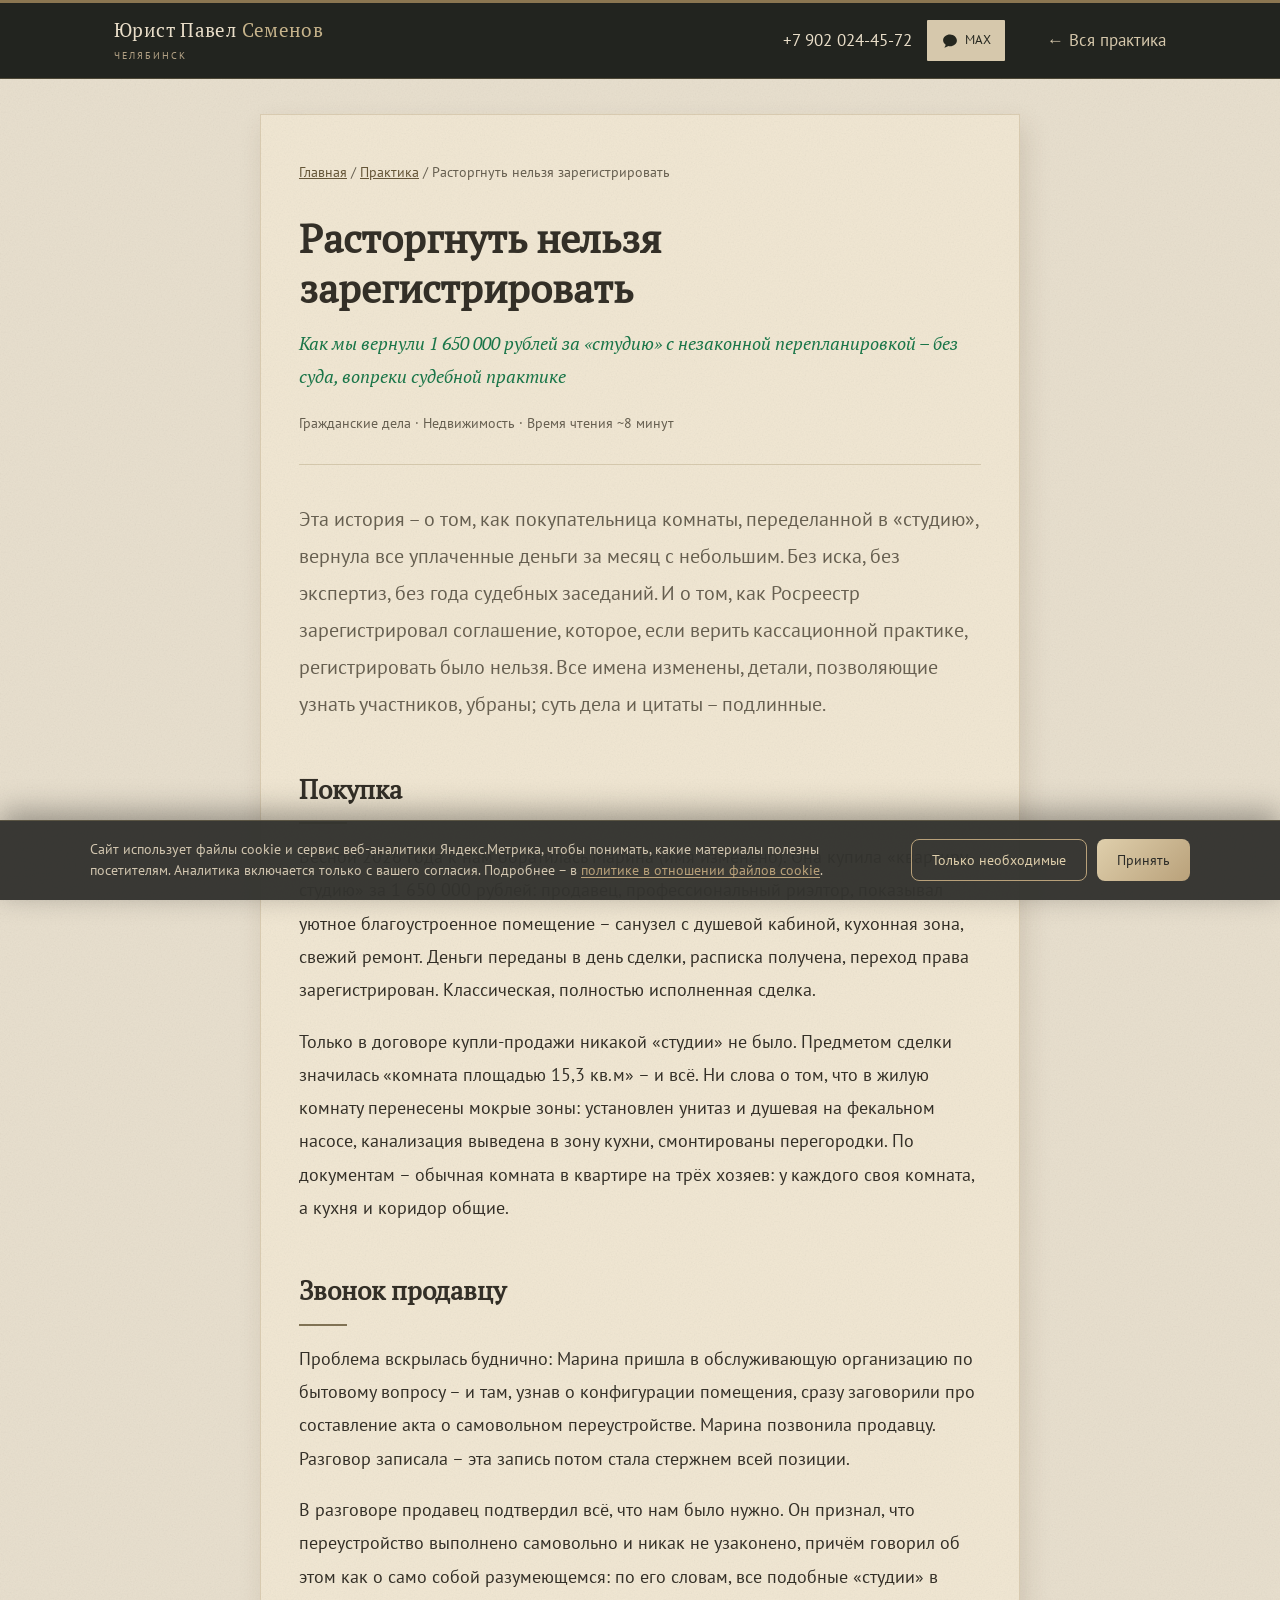
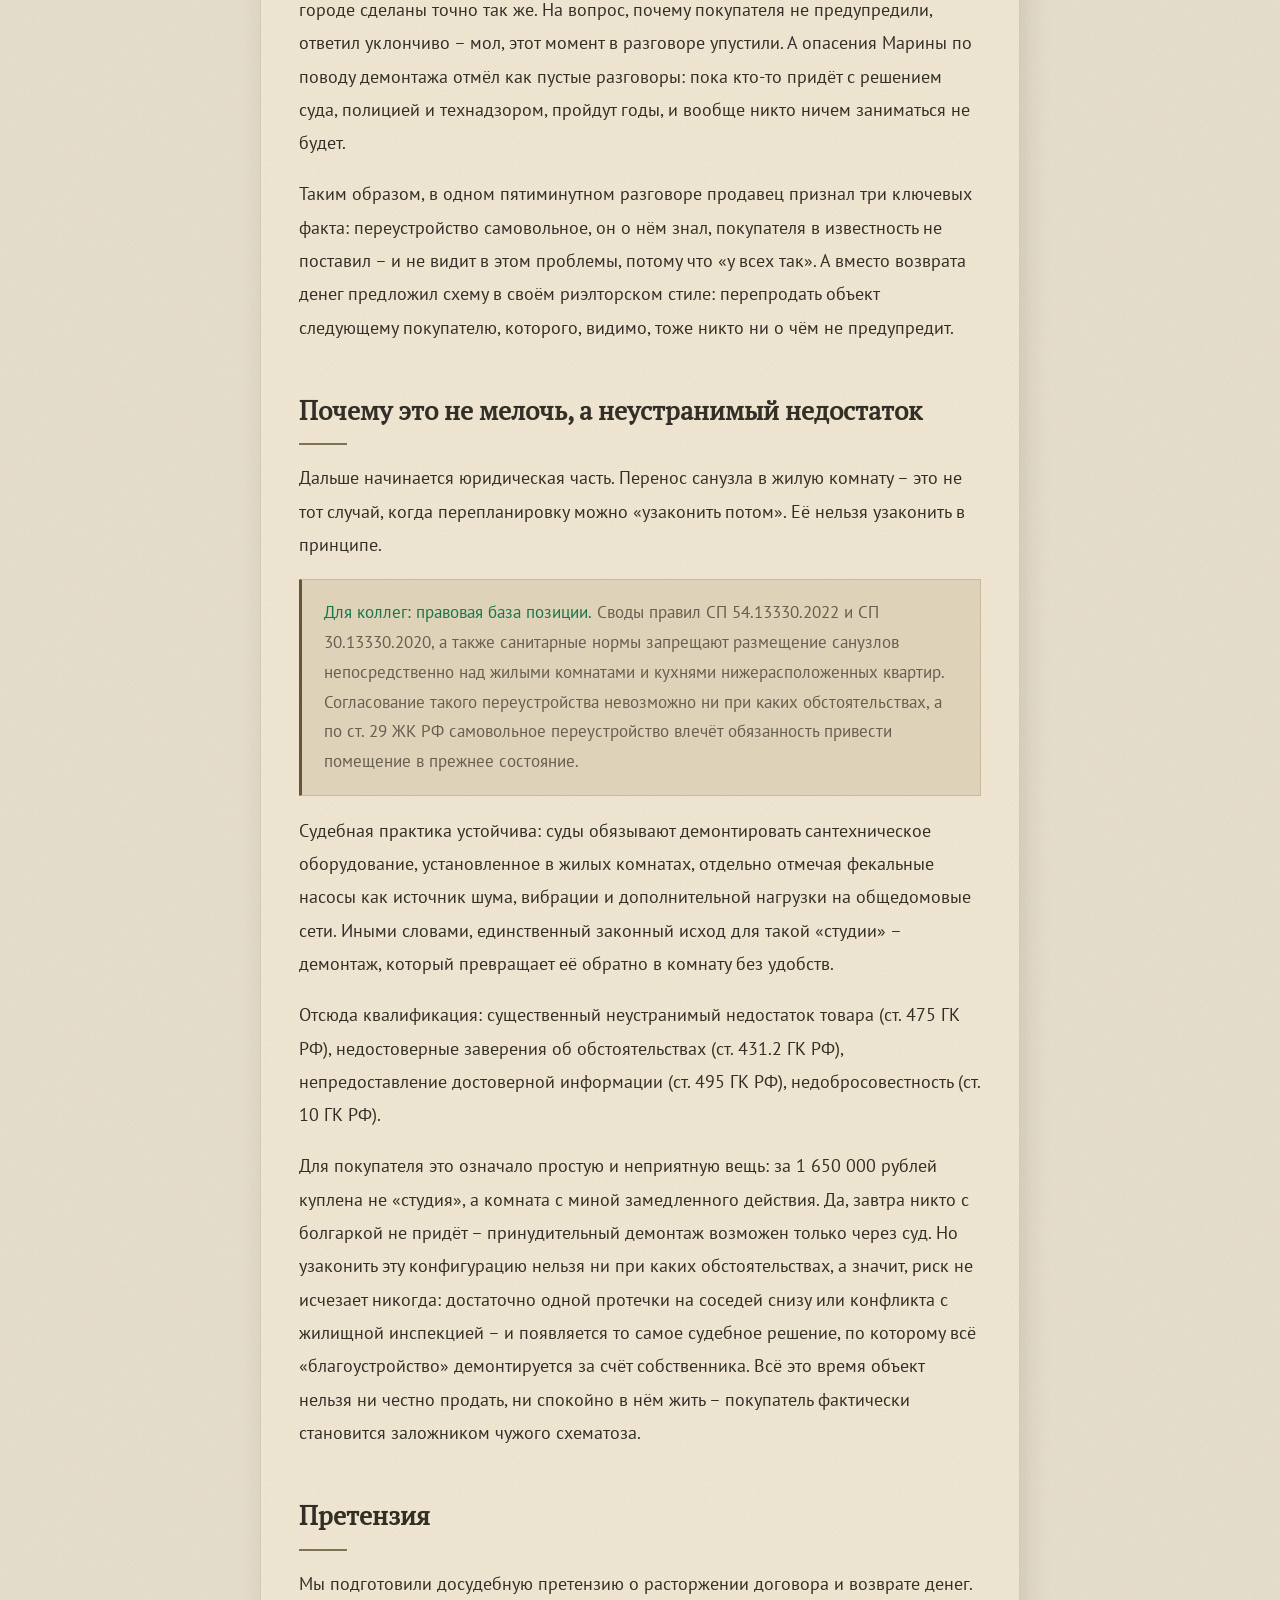
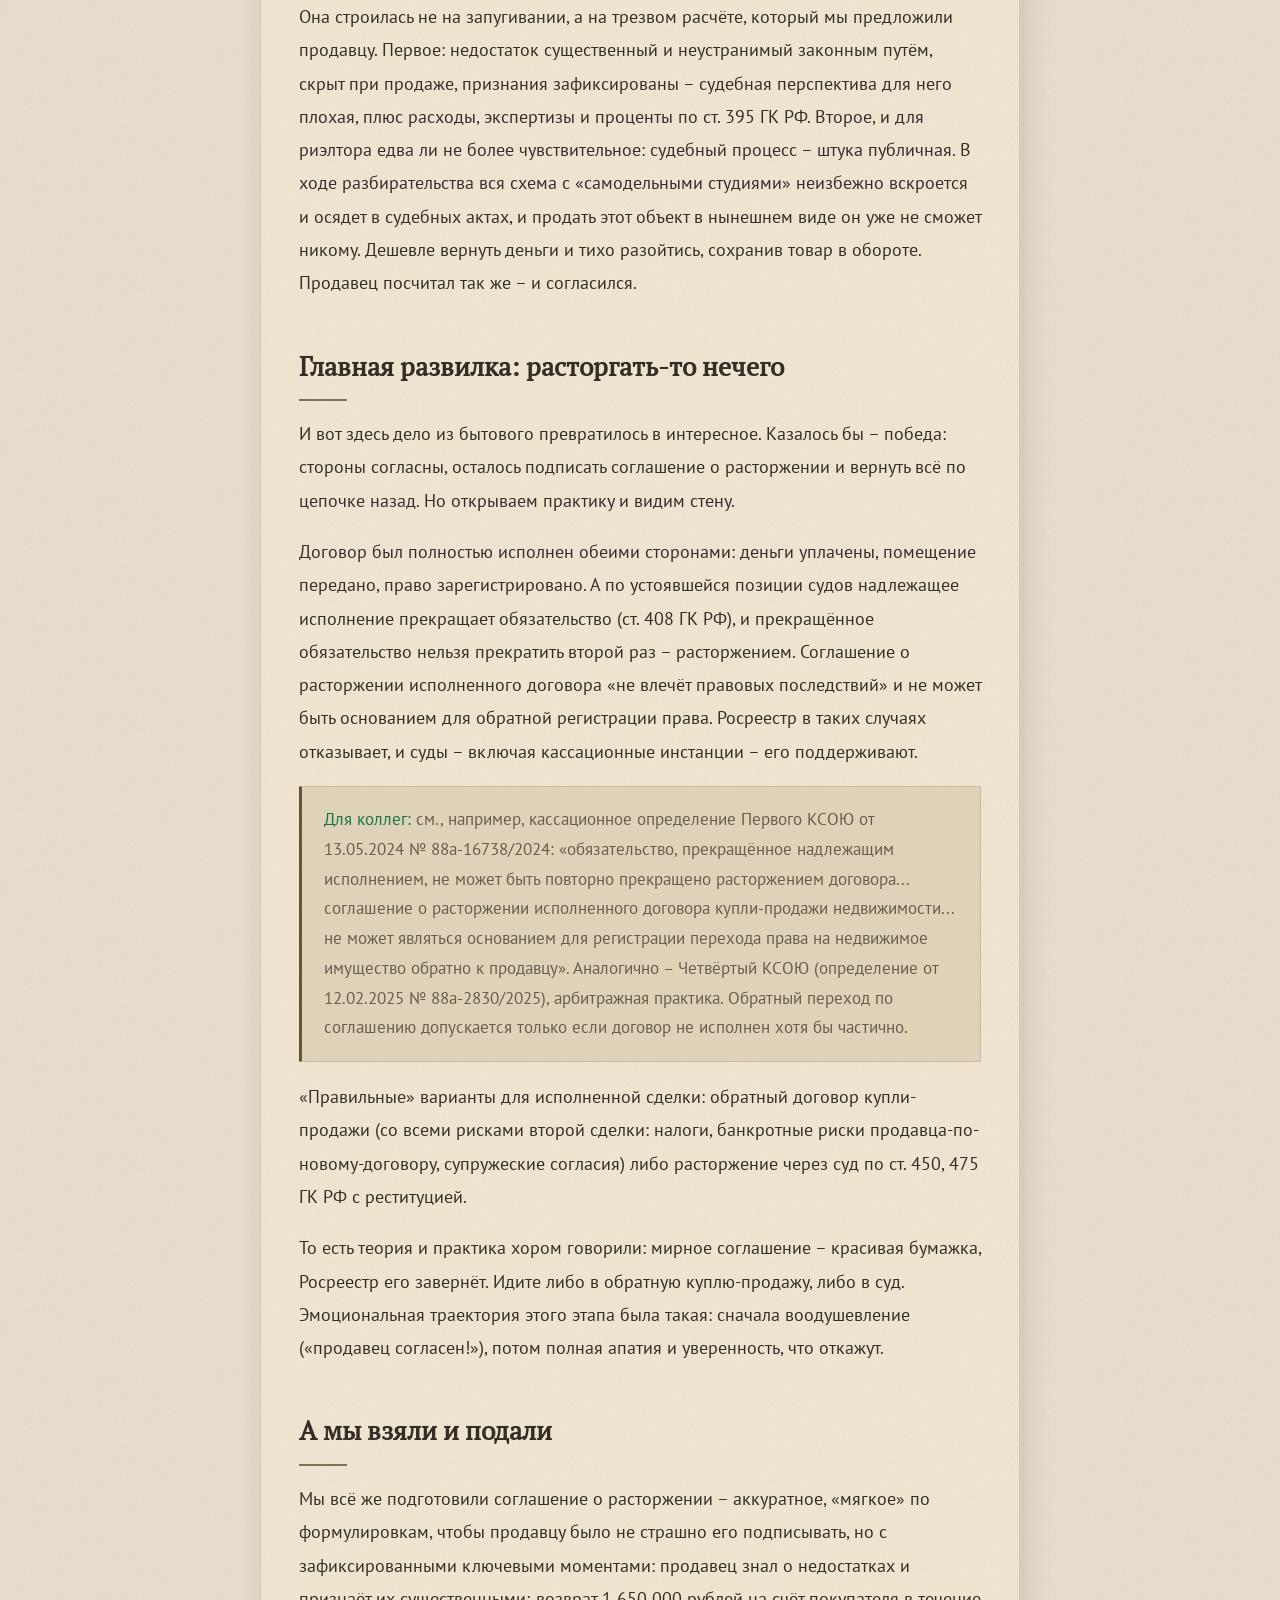
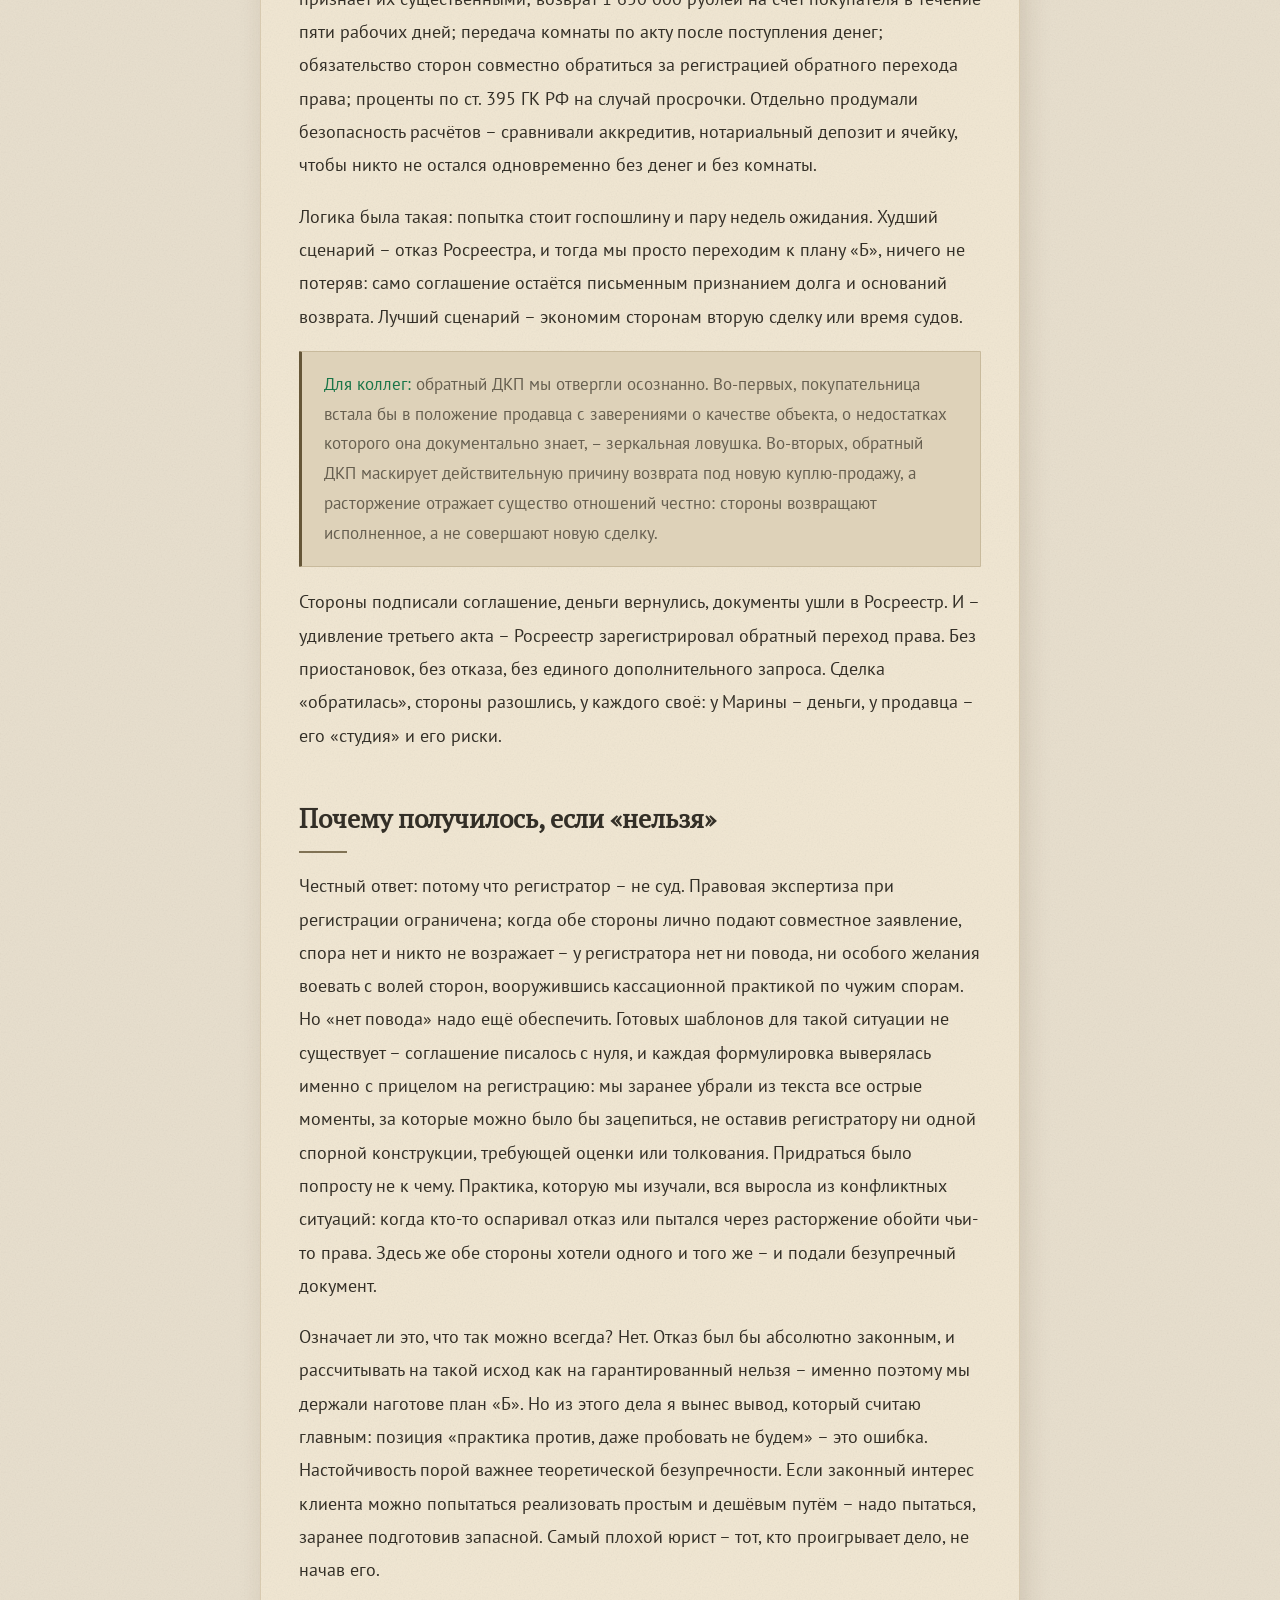
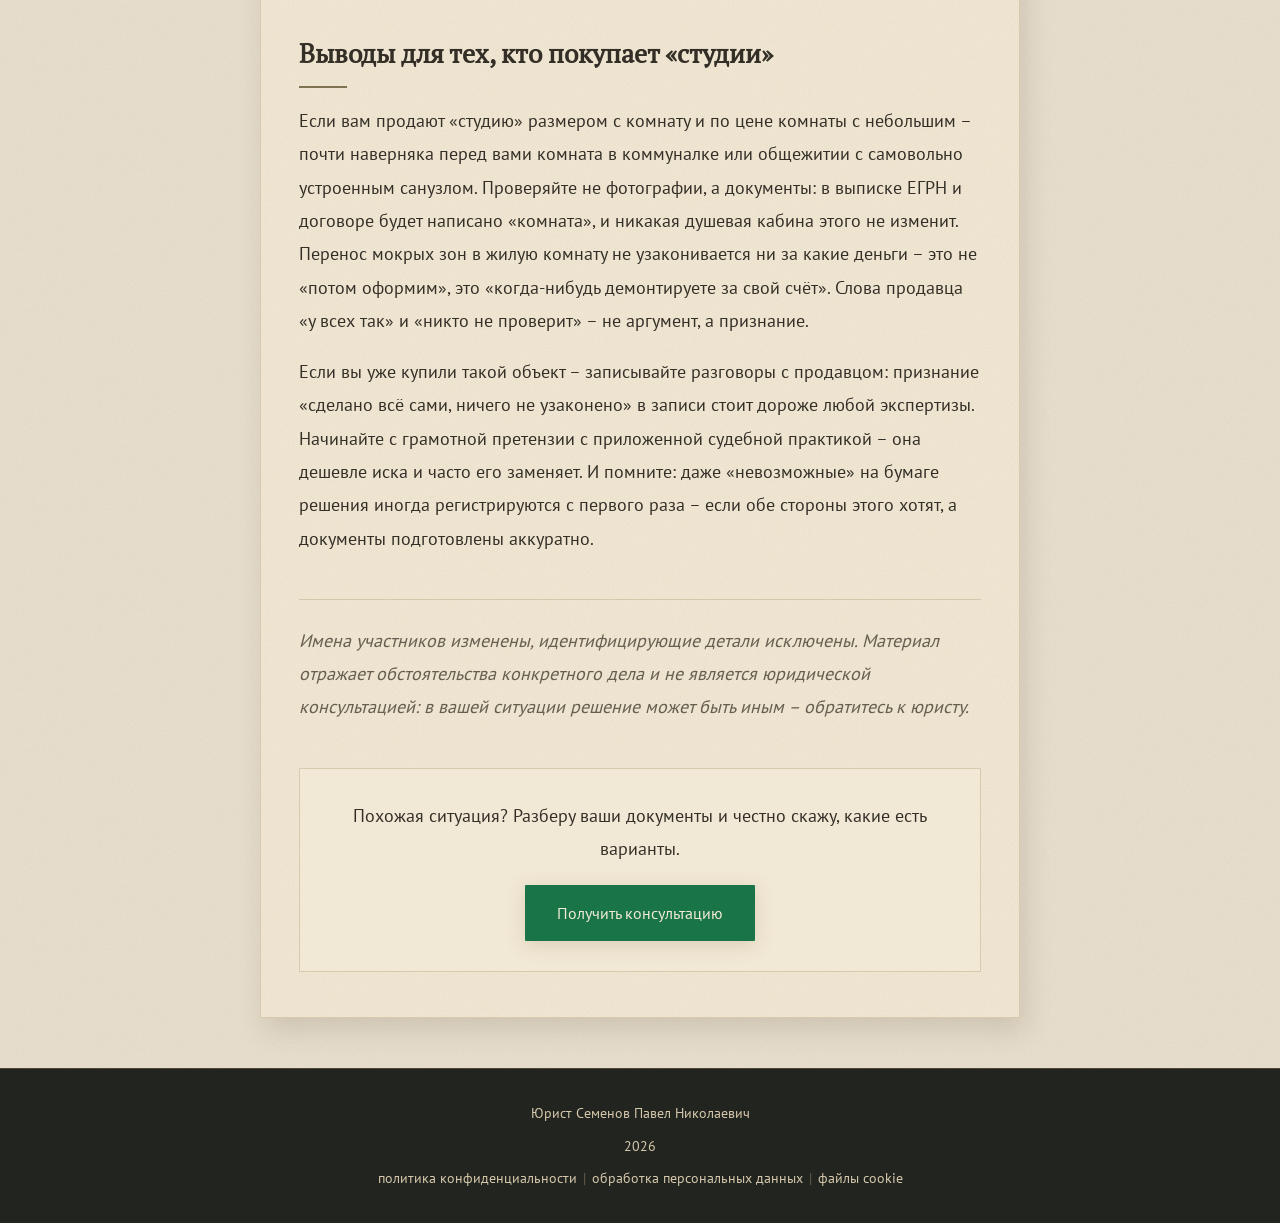
<file: praktika-studiya.html>
<!DOCTYPE html>
<html lang="ru">
<head>
<meta charset="UTF-8">
<meta name="viewport" content="width=device-width, initial-scale=1.0">
<title>Расторгнуть нельзя зарегистрировать – Практика – Юрист Павел Семенов</title>
<meta name="description" content="Как покупательница «студии» с незаконной перепланировкой вернула 1 650 000 рублей без суда – история из практики юриста Павла Семенова.">



<link rel="stylesheet" href="styles.css">
<link rel="icon" href="favicon.svg" type="image/svg+xml">
<link rel="icon" href="favicon-120.png" type="image/png" sizes="120x120">
<link rel="icon" href="favicon-32.png" type="image/png" sizes="32x32">
<link rel="icon" href="favicon-16.png" type="image/png" sizes="16x16">
<link rel="apple-touch-icon" href="apple-touch-icon.png" sizes="180x180">
<link rel="canonical" href="https://юрист-павел-семенов.рф/praktika-studiya.html">
<meta property="og:type" content="article">
<meta property="og:locale" content="ru_RU">
<meta property="og:site_name" content="Юрист Павел Семенов">
<meta property="og:title" content="Расторгнуть нельзя зарегистрировать">
<meta property="og:description" content="Как покупательница «студии» с незаконной перепланировкой вернула 1 650 000 рублей без суда – история из практики юриста Павла Семенова.">
<meta property="og:url" content="https://юрист-павел-семенов.рф/praktika-studiya.html">
<meta name="twitter:card" content="summary">
<!-- Яндекс.Метрика подключается из cookie-consent.js только после согласия посетителя -->
<script src="cookie-consent.js" defer></script>
<style>
  body{background:var(--bg);color:var(--text);font-family:var(--sans);font-weight:300;line-height:1.75;-webkit-font-smoothing:antialiased}
  a:hover{color:var(--brass)}
  .nav{max-width:1100px;margin:0 auto;padding:0 24px;display:flex;align-items:center;justify-content:space-between;height:64px}
  .wrap{max-width:760px;margin:0 auto;padding:56px 24px 72px}
  .crumbs{font-size:14px;color:var(--text-soft);margin-bottom:28px}
  .crumbs a{color:var(--brass-deep)}
  h1{font-family:var(--serif);font-weight:600;font-size:clamp(28px,4vw,40px);line-height:1.25;margin-bottom:14px}
  .subtitle{font-family:var(--serif);font-size:clamp(17px,2.2vw,21px);color:var(--brass-light);font-style:italic;margin-bottom:18px;line-height:1.5}
  .meta{font-size:14px;color:var(--text-soft);margin-bottom:36px;padding-bottom:28px;border-bottom:1px solid var(--line)}
  .lead{font-size:17px;color:var(--text-soft);margin-bottom:28px}
  h2{font-family:var(--serif);font-weight:600;font-size:clamp(21px,2.6vw,26px);margin:44px 0 16px}
  h2::after{content:"";display:block;width:48px;height:2px;margin-top:10px;background:linear-gradient(90deg,var(--brass-light),var(--brass-deep))}
  p{margin-bottom:18px;font-size:16.5px}
  .note{background:var(--bg-soft);border:1px solid var(--line);border-left:3px solid var(--brass-deep);border-radius:6px;padding:18px 22px;margin-bottom:18px;font-size:15px;color:var(--text-soft)}
  .note b{color:var(--brass-light);font-weight:500}
  .disclaimer{margin-top:44px;padding-top:24px;border-top:1px solid var(--line);font-size:14px;color:var(--text-soft);font-style:italic}
  .cta{margin-top:44px;background:var(--bg-card);border:1px solid var(--line);border-radius:8px;padding:30px;text-align:center}
  .cta p{color:var(--text);font-size:16px;margin-bottom:20px}
  .btn{display:inline-block;font-weight:500;font-size:16px;color:#2B2B27;background:linear-gradient(135deg,var(--brass-light),var(--brass-deep));padding:14px 32px;border-radius:6px;box-shadow:0 4px 18px rgba(169,137,94,.25);transition:transform .15s}
  .btn:hover{transform:translateY(-2px);color:#2B2B27}
  .footer-inner{max-width:1100px;margin:0 auto;padding:0 24px}
</style>
<link rel="stylesheet" href="legacy-dossier.css?v=green-20261024">
</head>
<body>
<div class="top-accent"></div>

<header>
  <div class="nav">
    <a class="logo" href="index.html" style="color:var(--text)"><span class="lname">Юрист Павел <span>Семенов</span></span><span class="city">Челябинск</span></a>
    <div class="head-actions">
      <a class="head-phone" href="tel:+79020244572">+7 902 024-45-72</a>
      <a class="max-btn" href="https://max.ru/u/f9LHodD0cOLCCrY9_pj_1xniiiDjCTFWXwpTUWF1RJoM0THyfDcjr5k86PM" target="_blank" rel="noopener"><svg viewBox="0 0 24 24" aria-hidden="true"><path d="M12 3.2c-5.08 0-9.2 3.44-9.2 7.68 0 2.42 1.34 4.58 3.44 5.98-.16 1-.62 2.34-1.54 3.4-.22.26.02.66.36.56 1.94-.52 3.48-1.44 4.4-2.16.8.16 1.64.26 2.54.26 5.08 0 9.2-3.44 9.2-7.68S17.08 3.2 12 3.2z"/></svg><span class="tg-label">MAX</span></a>
    </div>
    <a class="nav-back" href="praktika.html">← Вся практика</a>
  </div>
</header>

<article class="wrap">
  <div class="crumbs"><a href="index.html">Главная</a> / <a href="praktika.html">Практика</a> / Расторгнуть нельзя зарегистрировать</div>

  <h1>Расторгнуть нельзя зарегистрировать</h1>
  <p class="subtitle">Как мы вернули 1 650 000 рублей за «студию» с незаконной перепланировкой – без суда, вопреки судебной практике</p>
  <div class="meta">Гражданские дела · Недвижимость · Время чтения ~8 минут</div>

  <p class="lead">Эта история – о том, как покупательница комнаты, переделанной в «студию», вернула все уплаченные деньги за месяц с небольшим. Без иска, без экспертиз, без года судебных заседаний. И о том, как Росреестр зарегистрировал соглашение, которое, если верить кассационной практике, регистрировать было нельзя. Все имена изменены, детали, позволяющие узнать участников, убраны; суть дела и цитаты – подлинные.</p>

  <h2>Покупка</h2>
  <p>Весной 2026 года к нам обратилась Марина (имя изменено). Она купила «квартиру-студию» за 1 650 000 рублей: продавец, профессиональный риэлтор, показывал уютное благоустроенное помещение – санузел с душевой кабиной, кухонная зона, свежий ремонт. Деньги переданы в день сделки, расписка получена, переход права зарегистрирован. Классическая, полностью исполненная сделка.</p>
  <p>Только в договоре купли-продажи никакой «студии» не было. Предметом сделки значилась «комната площадью 15,3 кв.м» – и всё. Ни слова о том, что в жилую комнату перенесены мокрые зоны: установлен унитаз и душевая на фекальном насосе, канализация выведена в зону кухни, смонтированы перегородки. По документам – обычная комната в квартире на трёх хозяев: у каждого своя комната, а кухня и коридор общие.</p>

  <h2>Звонок продавцу</h2>
  <p>Проблема вскрылась буднично: Марина пришла в обслуживающую организацию по бытовому вопросу – и там, узнав о конфигурации помещения, сразу заговорили про составление акта о самовольном переустройстве. Марина позвонила продавцу. Разговор записала – эта запись потом стала стержнем всей позиции.</p>
  <p>В разговоре продавец подтвердил всё, что нам было нужно. Он признал, что переустройство выполнено самовольно и никак не узаконено, причём говорил об этом как о само собой разумеющемся: по его словам, все подобные «студии» в городе сделаны точно так же. На вопрос, почему покупателя не предупредили, ответил уклончиво – мол, этот момент в разговоре упустили. А опасения Марины по поводу демонтажа отмёл как пустые разговоры: пока кто-то придёт с решением суда, полицией и технадзором, пройдут годы, и вообще никто ничем заниматься не будет.</p>
  <p>Таким образом, в одном пятиминутном разговоре продавец признал три ключевых факта: переустройство самовольное, он о нём знал, покупателя в известность не поставил – и не видит в этом проблемы, потому что «у всех так». А вместо возврата денег предложил схему в своём риэлторском стиле: перепродать объект следующему покупателю, которого, видимо, тоже никто ни о чём не предупредит.</p>

  <h2>Почему это не мелочь, а неустранимый недостаток</h2>
  <p>Дальше начинается юридическая часть. Перенос санузла в жилую комнату – это не тот случай, когда перепланировку можно «узаконить потом». Её нельзя узаконить в принципе.</p>
  <div class="note"><b>Для коллег: правовая база позиции.</b> Своды правил СП 54.13330.2022 и СП 30.13330.2020, а также санитарные нормы запрещают размещение санузлов непосредственно над жилыми комнатами и кухнями нижерасположенных квартир. Согласование такого переустройства невозможно ни при каких обстоятельствах, а по ст. 29 ЖК РФ самовольное переустройство влечёт обязанность привести помещение в прежнее состояние.</div>
  <p>Судебная практика устойчива: суды обязывают демонтировать сантехническое оборудование, установленное в жилых комнатах, отдельно отмечая фекальные насосы как источник шума, вибрации и дополнительной нагрузки на общедомовые сети. Иными словами, единственный законный исход для такой «студии» – демонтаж, который превращает её обратно в комнату без удобств.</p>
  <p>Отсюда квалификация: существенный неустранимый недостаток товара (ст. 475 ГК РФ), недостоверные заверения об обстоятельствах (ст. 431.2 ГК РФ), непредоставление достоверной информации (ст. 495 ГК РФ), недобросовестность (ст. 10 ГК РФ).</p>
  <p>Для покупателя это означало простую и неприятную вещь: за 1 650 000 рублей куплена не «студия», а комната с миной замедленного действия. Да, завтра никто с болгаркой не придёт – принудительный демонтаж возможен только через суд. Но узаконить эту конфигурацию нельзя ни при каких обстоятельствах, а значит, риск не исчезает никогда: достаточно одной протечки на соседей снизу или конфликта с жилищной инспекцией – и появляется то самое судебное решение, по которому всё «благоустройство» демонтируется за счёт собственника. Всё это время объект нельзя ни честно продать, ни спокойно в нём жить – покупатель фактически становится заложником чужого схематоза.</p>

  <h2>Претензия</h2>
  <p>Мы подготовили досудебную претензию о расторжении договора и возврате денег. Она строилась не на запугивании, а на трезвом расчёте, который мы предложили продавцу. Первое: недостаток существенный и неустранимый законным путём, скрыт при продаже, признания зафиксированы – судебная перспектива для него плохая, плюс расходы, экспертизы и проценты по ст. 395 ГК РФ. Второе, и для риэлтора едва ли не более чувствительное: судебный процесс – штука публичная. В ходе разбирательства вся схема с «самодельными студиями» неизбежно вскроется и осядет в судебных актах, и продать этот объект в нынешнем виде он уже не сможет никому. Дешевле вернуть деньги и тихо разойтись, сохранив товар в обороте. Продавец посчитал так же – и согласился.</p>

  <h2>Главная развилка: расторгать-то нечего</h2>
  <p>И вот здесь дело из бытового превратилось в интересное. Казалось бы – победа: стороны согласны, осталось подписать соглашение о расторжении и вернуть всё по цепочке назад. Но открываем практику и видим стену.</p>
  <p>Договор был полностью исполнен обеими сторонами: деньги уплачены, помещение передано, право зарегистрировано. А по устоявшейся позиции судов надлежащее исполнение прекращает обязательство (ст. 408 ГК РФ), и прекращённое обязательство нельзя прекратить второй раз – расторжением. Соглашение о расторжении исполненного договора «не влечёт правовых последствий» и не может быть основанием для обратной регистрации права. Росреестр в таких случаях отказывает, и суды – включая кассационные инстанции – его поддерживают.</p>
  <div class="note"><b>Для коллег:</b> см., например, кассационное определение Первого КСОЮ от 13.05.2024 № 88а-16738/2024: «обязательство, прекращённое надлежащим исполнением, не может быть повторно прекращено расторжением договора... соглашение о расторжении исполненного договора купли-продажи недвижимости... не может являться основанием для регистрации перехода права на недвижимое имущество обратно к продавцу». Аналогично – Четвёртый КСОЮ (определение от 12.02.2025 № 88а-2830/2025), арбитражная практика. Обратный переход по соглашению допускается только если договор не исполнен хотя бы частично.</div>
  <p>«Правильные» варианты для исполненной сделки: обратный договор купли-продажи (со всеми рисками второй сделки: налоги, банкротные риски продавца-по-новому-договору, супружеские согласия) либо расторжение через суд по ст. 450, 475 ГК РФ с реституцией.</p>
  <p>То есть теория и практика хором говорили: мирное соглашение – красивая бумажка, Росреестр его завернёт. Идите либо в обратную куплю-продажу, либо в суд. Эмоциональная траектория этого этапа была такая: сначала воодушевление («продавец согласен!»), потом полная апатия и уверенность, что откажут.</p>

  <h2>А мы взяли и подали</h2>
  <p>Мы всё же подготовили соглашение о расторжении – аккуратное, «мягкое» по формулировкам, чтобы продавцу было не страшно его подписывать, но с зафиксированными ключевыми моментами: продавец знал о недостатках и признаёт их существенными; возврат 1 650 000 рублей на счёт покупателя в течение пяти рабочих дней; передача комнаты по акту после поступления денег; обязательство сторон совместно обратиться за регистрацией обратного перехода права; проценты по ст. 395 ГК РФ на случай просрочки. Отдельно продумали безопасность расчётов – сравнивали аккредитив, нотариальный депозит и ячейку, чтобы никто не остался одновременно без денег и без комнаты.</p>
  <p>Логика была такая: попытка стоит госпошлину и пару недель ожидания. Худший сценарий – отказ Росреестра, и тогда мы просто переходим к плану «Б», ничего не потеряв: само соглашение остаётся письменным признанием долга и оснований возврата. Лучший сценарий – экономим сторонам вторую сделку или время судов.</p>
  <div class="note"><b>Для коллег:</b> обратный ДКП мы отвергли осознанно. Во-первых, покупательница встала бы в положение продавца с заверениями о качестве объекта, о недостатках которого она документально знает, – зеркальная ловушка. Во-вторых, обратный ДКП маскирует действительную причину возврата под новую куплю-продажу, а расторжение отражает существо отношений честно: стороны возвращают исполненное, а не совершают новую сделку.</div>
  <p>Стороны подписали соглашение, деньги вернулись, документы ушли в Росреестр. И – удивление третьего акта – Росреестр зарегистрировал обратный переход права. Без приостановок, без отказа, без единого дополнительного запроса. Сделка «обратилась», стороны разошлись, у каждого своё: у Марины – деньги, у продавца – его «студия» и его риски.</p>

  <h2>Почему получилось, если «нельзя»</h2>
  <p>Честный ответ: потому что регистратор – не суд. Правовая экспертиза при регистрации ограничена; когда обе стороны лично подают совместное заявление, спора нет и никто не возражает – у регистратора нет ни повода, ни особого желания воевать с волей сторон, вооружившись кассационной практикой по чужим спорам. Но «нет повода» надо ещё обеспечить. Готовых шаблонов для такой ситуации не существует – соглашение писалось с нуля, и каждая формулировка выверялась именно с прицелом на регистрацию: мы заранее убрали из текста все острые моменты, за которые можно было бы зацепиться, не оставив регистратору ни одной спорной конструкции, требующей оценки или толкования. Придраться было попросту не к чему. Практика, которую мы изучали, вся выросла из конфликтных ситуаций: когда кто-то оспаривал отказ или пытался через расторжение обойти чьи-то права. Здесь же обе стороны хотели одного и того же – и подали безупречный документ.</p>
  <p>Означает ли это, что так можно всегда? Нет. Отказ был бы абсолютно законным, и рассчитывать на такой исход как на гарантированный нельзя – именно поэтому мы держали наготове план «Б». Но из этого дела я вынес вывод, который считаю главным: позиция «практика против, даже пробовать не будем» – это ошибка. Настойчивость порой важнее теоретической безупречности. Если законный интерес клиента можно попытаться реализовать простым и дешёвым путём – надо пытаться, заранее подготовив запасной. Самый плохой юрист – тот, кто проигрывает дело, не начав его.</p>

  <h2>Выводы для тех, кто покупает «студии»</h2>
  <p>Если вам продают «студию» размером с комнату и по цене комнаты с небольшим – почти наверняка перед вами комната в коммуналке или общежитии с самовольно устроенным санузлом. Проверяйте не фотографии, а документы: в выписке ЕГРН и договоре будет написано «комната», и никакая душевая кабина этого не изменит. Перенос мокрых зон в жилую комнату не узаконивается ни за какие деньги – это не «потом оформим», это «когда-нибудь демонтируете за свой счёт». Слова продавца «у всех так» и «никто не проверит» – не аргумент, а признание.</p>
  <p>Если вы уже купили такой объект – записывайте разговоры с продавцом: признание «сделано всё сами, ничего не узаконено» в записи стоит дороже любой экспертизы. Начинайте с грамотной претензии с приложенной судебной практикой – она дешевле иска и часто его заменяет. И помните: даже «невозможные» на бумаге решения иногда регистрируются с первого раза – если обе стороны этого хотят, а документы подготовлены аккуратно.</p>

  <p class="disclaimer">Имена участников изменены, идентифицирующие детали исключены. Материал отражает обстоятельства конкретного дела и не является юридической консультацией: в вашей ситуации решение может быть иным – обратитесь к юристу.</p>

  <div class="cta">
    <p>Похожая ситуация? Разберу ваши документы и честно скажу, какие есть варианты.</p>
    <a class="btn" href="index.html#contacts">Получить консультацию</a>
  </div>
</article>

<footer>
  <div class="footer-inner">
    <div>Юрист Семенов Павел Николаевич</div>
    <div><span id="year"></span></div>
    <div class="footer-links">
      <a href="privacy.html">политика конфиденциальности</a><span>|</span><a href="personal-data.html">обработка персональных данных</a><span>|</span><a href="cookies.html">файлы cookie</a>
    </div>
  </div>
</footer>
<script>document.getElementById('year').textContent=new Date().getFullYear();</script>

<div class="float-contact">
  <a class="float-max" href="https://max.ru/u/f9LHodD0cOLCCrY9_pj_1xniiiDjCTFWXwpTUWF1RJoM0THyfDcjr5k86PM" target="_blank" rel="noopener" aria-label="Написать в MAX" title="Написать в MAX"><svg viewBox="0 0 24 24" aria-hidden="true"><path d="M12 3.2c-5.08 0-9.2 3.44-9.2 7.68 0 2.42 1.34 4.58 3.44 5.98-.16 1-.62 2.34-1.54 3.4-.22.26.02.66.36.56 1.94-.52 3.48-1.44 4.4-2.16.8.16 1.64.26 2.54.26 5.08 0 9.2-3.44 9.2-7.68S17.08 3.2 12 3.2z"/></svg></a>
  <a class="float-tg" href="https://t.me/Pavel7Semenov" target="_blank" rel="noopener" aria-label="Написать в Telegram" title="Написать в Telegram"><svg viewBox="0 0 24 24" aria-hidden="true"><path d="M9.78 18.65l.28-4.23 7.68-6.92c.34-.31-.07-.46-.52-.19L7.74 13.3 3.64 12c-.88-.25-.89-.86.2-1.3l15.97-6.16c.73-.33 1.43.18 1.15 1.3l-2.72 12.81c-.19.91-.74 1.13-1.5.71L12.6 16.3l-1.99 1.93c-.23.23-.42.42-.83.42z"/></svg></a>
  <a class="float-tel" href="tel:+79020244572" aria-label="Позвонить" title="Позвонить"><svg viewBox="0 0 24 24" aria-hidden="true"><path d="M6.62 10.79c1.44 2.83 3.76 5.14 6.59 6.59l2.2-2.2c.27-.27.67-.36 1.02-.24 1.12.37 2.33.57 3.57.57.55 0 1 .45 1 1V20c0 .55-.45 1-1 1-9.39 0-17-7.61-17-17 0-.55.45-1 1-1h3.5c.55 0 1 .45 1 1 0 1.25.2 2.45.57 3.57.11.35.03.74-.25 1.02l-2.2 2.2z"/></svg></a>
</div>
</body>
</html>
</file>
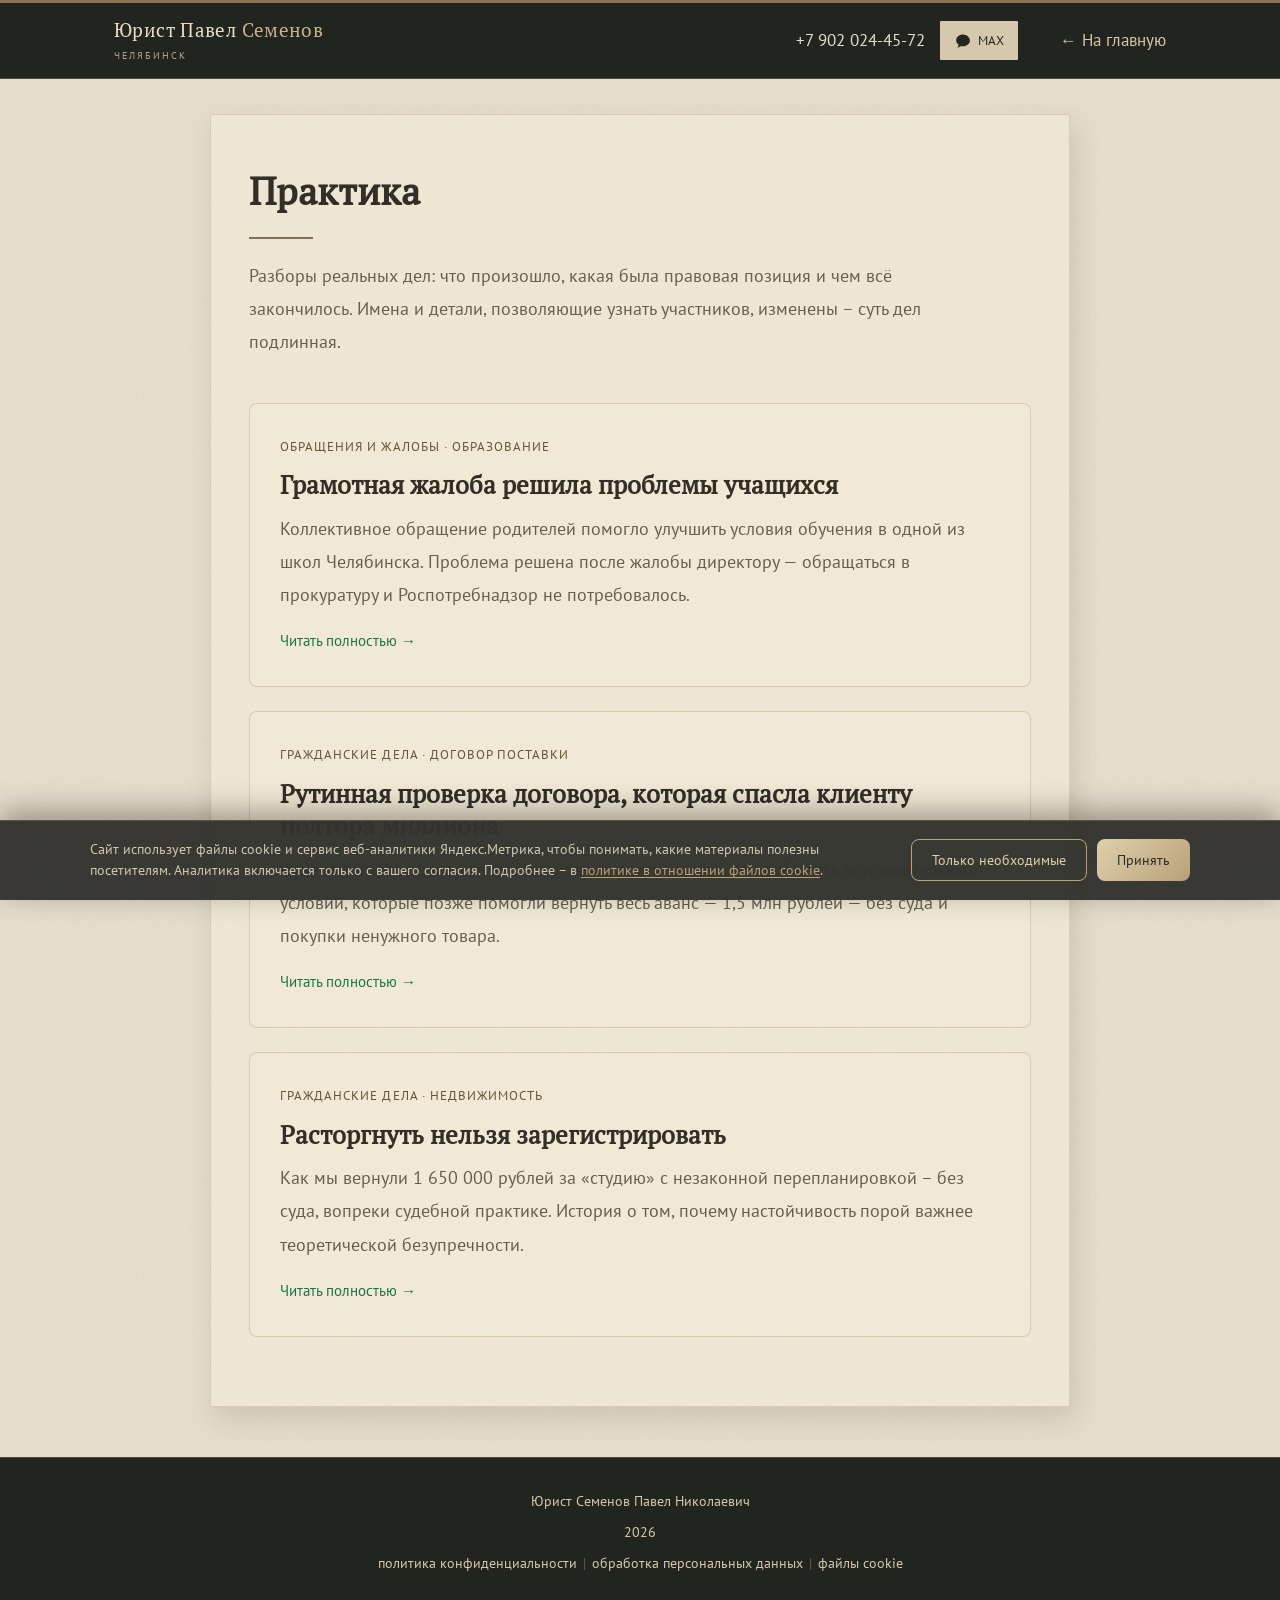
<file: praktika.html>
<!DOCTYPE html>
<html lang="ru">
<head>
<meta charset="UTF-8">
<meta name="viewport" content="width=device-width, initial-scale=1.0">
<title>Практика – Юрист Павел Семенов</title>
<meta name="description" content="Разборы реальных дел из практики юриста Павла Семенова: гражданские и уголовные дела, споры с госорганами.">



<link rel="stylesheet" href="styles.css">
<link rel="icon" href="favicon.svg" type="image/svg+xml">
<link rel="icon" href="favicon-120.png" type="image/png" sizes="120x120">
<link rel="icon" href="favicon-32.png" type="image/png" sizes="32x32">
<link rel="icon" href="favicon-16.png" type="image/png" sizes="16x16">
<link rel="apple-touch-icon" href="apple-touch-icon.png" sizes="180x180">
<link rel="canonical" href="https://юрист-павел-семенов.рф/praktika.html">
<meta property="og:type" content="website">
<meta property="og:locale" content="ru_RU">
<meta property="og:site_name" content="Юрист Павел Семенов">
<meta property="og:title" content="Практика – Юрист Павел Семенов">
<meta property="og:description" content="Разборы реальных дел из практики юриста Павла Семенова: гражданские и уголовные дела, споры с госорганами.">
<meta property="og:url" content="https://юрист-павел-семенов.рф/praktika.html">
<meta name="twitter:card" content="summary">
<!-- Яндекс.Метрика подключается из cookie-consent.js только после согласия посетителя -->
<script src="cookie-consent.js" defer></script>
<style>
  body{background:var(--bg);color:var(--text);font-family:var(--sans);font-weight:300;line-height:1.65;-webkit-font-smoothing:antialiased}
  a:hover{color:var(--brass)}
  .nav{max-width:1100px;margin:0 auto;padding:0 24px;display:flex;align-items:center;justify-content:space-between;height:64px}
  .wrap{max-width:860px;margin:0 auto;padding:56px 24px 80px}
  h1{font-family:var(--serif);font-weight:600;font-size:clamp(28px,3.6vw,38px);margin-bottom:14px}
  h1::after{content:"";display:block;width:64px;height:2px;margin-top:14px;background:linear-gradient(90deg,var(--brass-light),var(--brass-deep))}
  .intro{color:var(--text-soft);font-size:16.5px;margin:20px 0 44px;max-width:680px}
  .article-card{
    display:block;background:var(--bg-card);border:1px solid var(--line);border-radius:8px;
    padding:32px 30px;margin-bottom:24px;
    transition:border-color .2s,transform .15s;
  }
  .article-card:hover{border-color:rgba(216,199,154,.45);transform:translateY(-3px)}
  .article-card .tag{font-size:13px;text-transform:uppercase;letter-spacing:.08em;color:var(--brass-deep);margin-bottom:12px}
  .article-card h2{font-family:var(--serif);font-weight:600;font-size:clamp(20px,2.6vw,25px);color:var(--text);line-height:1.3;margin-bottom:10px}
  .article-card .teaser{color:var(--text-soft);font-size:15.5px;margin-bottom:16px}
  .article-card .read{color:var(--brass-light);font-weight:400;font-size:15px}
  .article-card:hover .read{color:var(--brass)}
  .footer-inner{max-width:1100px;margin:0 auto;padding:0 24px}
</style>
<link rel="stylesheet" href="legacy-dossier.css?v=green-20261024">
</head>
<body>
<div class="top-accent"></div>

<header>
  <div class="nav">
    <a class="logo" href="index.html" style="color:var(--text)"><span class="lname">Юрист Павел <span>Семенов</span></span><span class="city">Челябинск</span></a>
    <div class="head-actions">
      <a class="head-phone" href="tel:+79020244572">+7 902 024-45-72</a>
      <a class="max-btn" href="https://max.ru/u/f9LHodD0cOLCCrY9_pj_1xniiiDjCTFWXwpTUWF1RJoM0THyfDcjr5k86PM" target="_blank" rel="noopener"><svg viewBox="0 0 24 24" aria-hidden="true"><path d="M12 3.2c-5.08 0-9.2 3.44-9.2 7.68 0 2.42 1.34 4.58 3.44 5.98-.16 1-.62 2.34-1.54 3.4-.22.26.02.66.36.56 1.94-.52 3.48-1.44 4.4-2.16.8.16 1.64.26 2.54.26 5.08 0 9.2-3.44 9.2-7.68S17.08 3.2 12 3.2z"/></svg><span class="tg-label">MAX</span></a>
    </div>
    <a class="nav-back" href="index.html">← На главную</a>
  </div>
</header>

<main class="wrap">
  <h1>Практика</h1>
  <p class="intro">Разборы реальных дел: что произошло, какая была правовая позиция и чем всё закончилось. Имена и детали, позволяющие узнать участников, изменены – суть дел подлинная.</p>

  <a class="article-card" href="praktika-shkola.html">
    <div class="tag">Обращения и жалобы · Образование</div>
    <h2>Грамотная жалоба решила проблемы учащихся</h2>
    <p class="teaser">Коллективное обращение родителей помогло улучшить условия обучения в одной из школ Челябинска. Проблема решена после жалобы директору — обращаться в прокуратуру и Роспотребнадзор не потребовалось.</p>
    <span class="read">Читать полностью →</span>
  </a>

  <a class="article-card" href="praktika-proverka-dogovora.html">
    <div class="tag">Гражданские дела · Договор поставки</div>
    <h2>Рутинная проверка договора, которая спасла клиенту полтора миллиона</h2>
    <p class="teaser">Клиент пришёл проверить договор перед подписанием. Мы добились дополнительных условий, которые позже помогли вернуть весь аванс — 1,5 млн рублей — без суда и покупки ненужного товара.</p>
    <span class="read">Читать полностью →</span>
  </a>

  <a class="article-card" href="praktika-studiya.html">
    <div class="tag">Гражданские дела · Недвижимость</div>
    <h2>Расторгнуть нельзя зарегистрировать</h2>
    <p class="teaser">Как мы вернули 1 650 000 рублей за «студию» с незаконной перепланировкой – без суда, вопреки судебной практике. История о том, почему настойчивость порой важнее теоретической безупречности.</p>
    <span class="read">Читать полностью →</span>
  </a>

  <!-- Следующие статьи добавляются сюда по образцу карточки выше -->
</main>

<footer>
  <div class="footer-inner">
    <div>Юрист Семенов Павел Николаевич</div>
    <div><span id="year"></span></div>
    <div class="footer-links">
      <a href="privacy.html">политика конфиденциальности</a><span>|</span><a href="personal-data.html">обработка персональных данных</a><span>|</span><a href="cookies.html">файлы cookie</a>
    </div>
  </div>
</footer>
<script>document.getElementById('year').textContent=new Date().getFullYear();</script>

<div class="float-contact">
  <a class="float-max" href="https://max.ru/u/f9LHodD0cOLCCrY9_pj_1xniiiDjCTFWXwpTUWF1RJoM0THyfDcjr5k86PM" target="_blank" rel="noopener" aria-label="Написать в MAX" title="Написать в MAX"><svg viewBox="0 0 24 24" aria-hidden="true"><path d="M12 3.2c-5.08 0-9.2 3.44-9.2 7.68 0 2.42 1.34 4.58 3.44 5.98-.16 1-.62 2.34-1.54 3.4-.22.26.02.66.36.56 1.94-.52 3.48-1.44 4.4-2.16.8.16 1.64.26 2.54.26 5.08 0 9.2-3.44 9.2-7.68S17.08 3.2 12 3.2z"/></svg></a>
  <a class="float-tg" href="https://t.me/Pavel7Semenov" target="_blank" rel="noopener" aria-label="Написать в Telegram" title="Написать в Telegram"><svg viewBox="0 0 24 24" aria-hidden="true"><path d="M9.78 18.65l.28-4.23 7.68-6.92c.34-.31-.07-.46-.52-.19L7.74 13.3 3.64 12c-.88-.25-.89-.86.2-1.3l15.97-6.16c.73-.33 1.43.18 1.15 1.3l-2.72 12.81c-.19.91-.74 1.13-1.5.71L12.6 16.3l-1.99 1.93c-.23.23-.42.42-.83.42z"/></svg></a>
  <a class="float-tel" href="tel:+79020244572" aria-label="Позвонить" title="Позвонить"><svg viewBox="0 0 24 24" aria-hidden="true"><path d="M6.62 10.79c1.44 2.83 3.76 5.14 6.59 6.59l2.2-2.2c.27-.27.67-.36 1.02-.24 1.12.37 2.33.57 3.57.57.55 0 1 .45 1 1V20c0 .55-.45 1-1 1-9.39 0-17-7.61-17-17 0-.55.45-1 1-1h3.5c.55 0 1 .45 1 1 0 1.25.2 2.45.57 3.57.11.35.03.74-.25 1.02l-2.2 2.2z"/></svg></a>
</div>
</body>
</html>
</file>
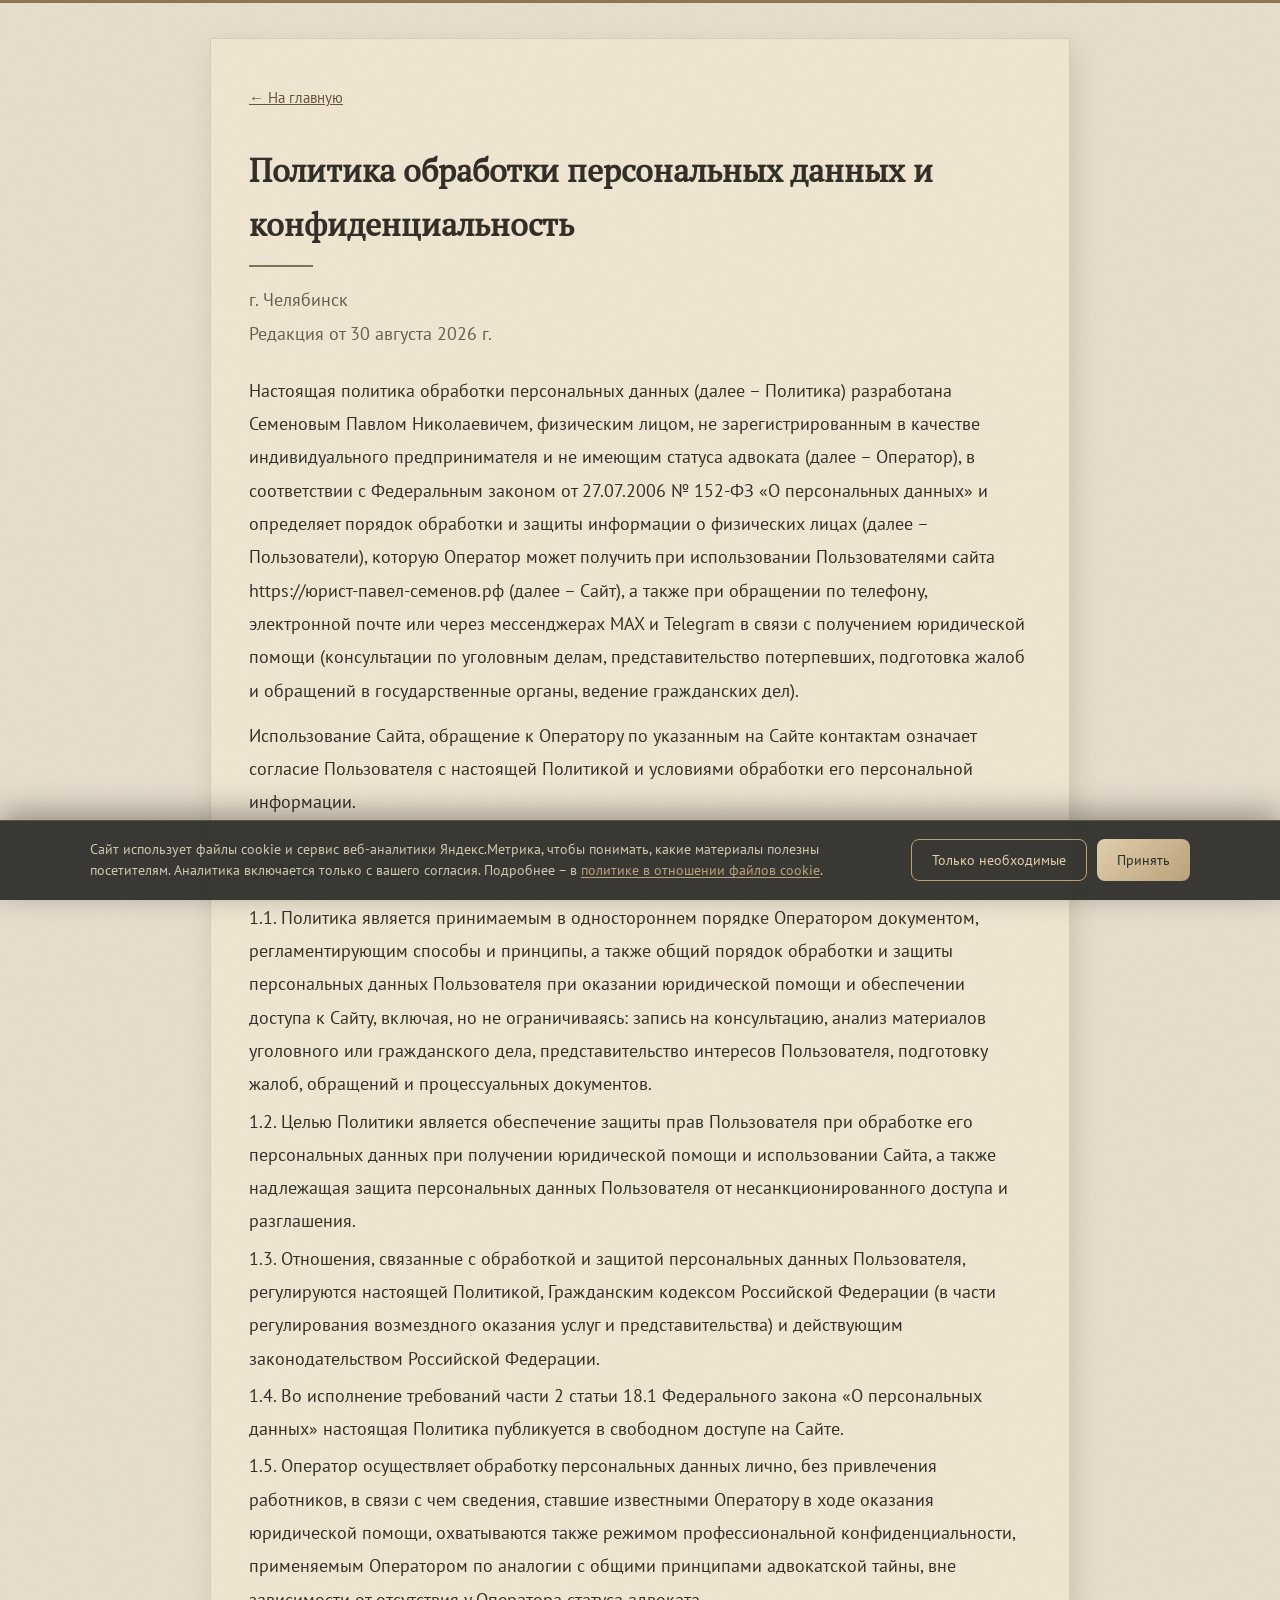
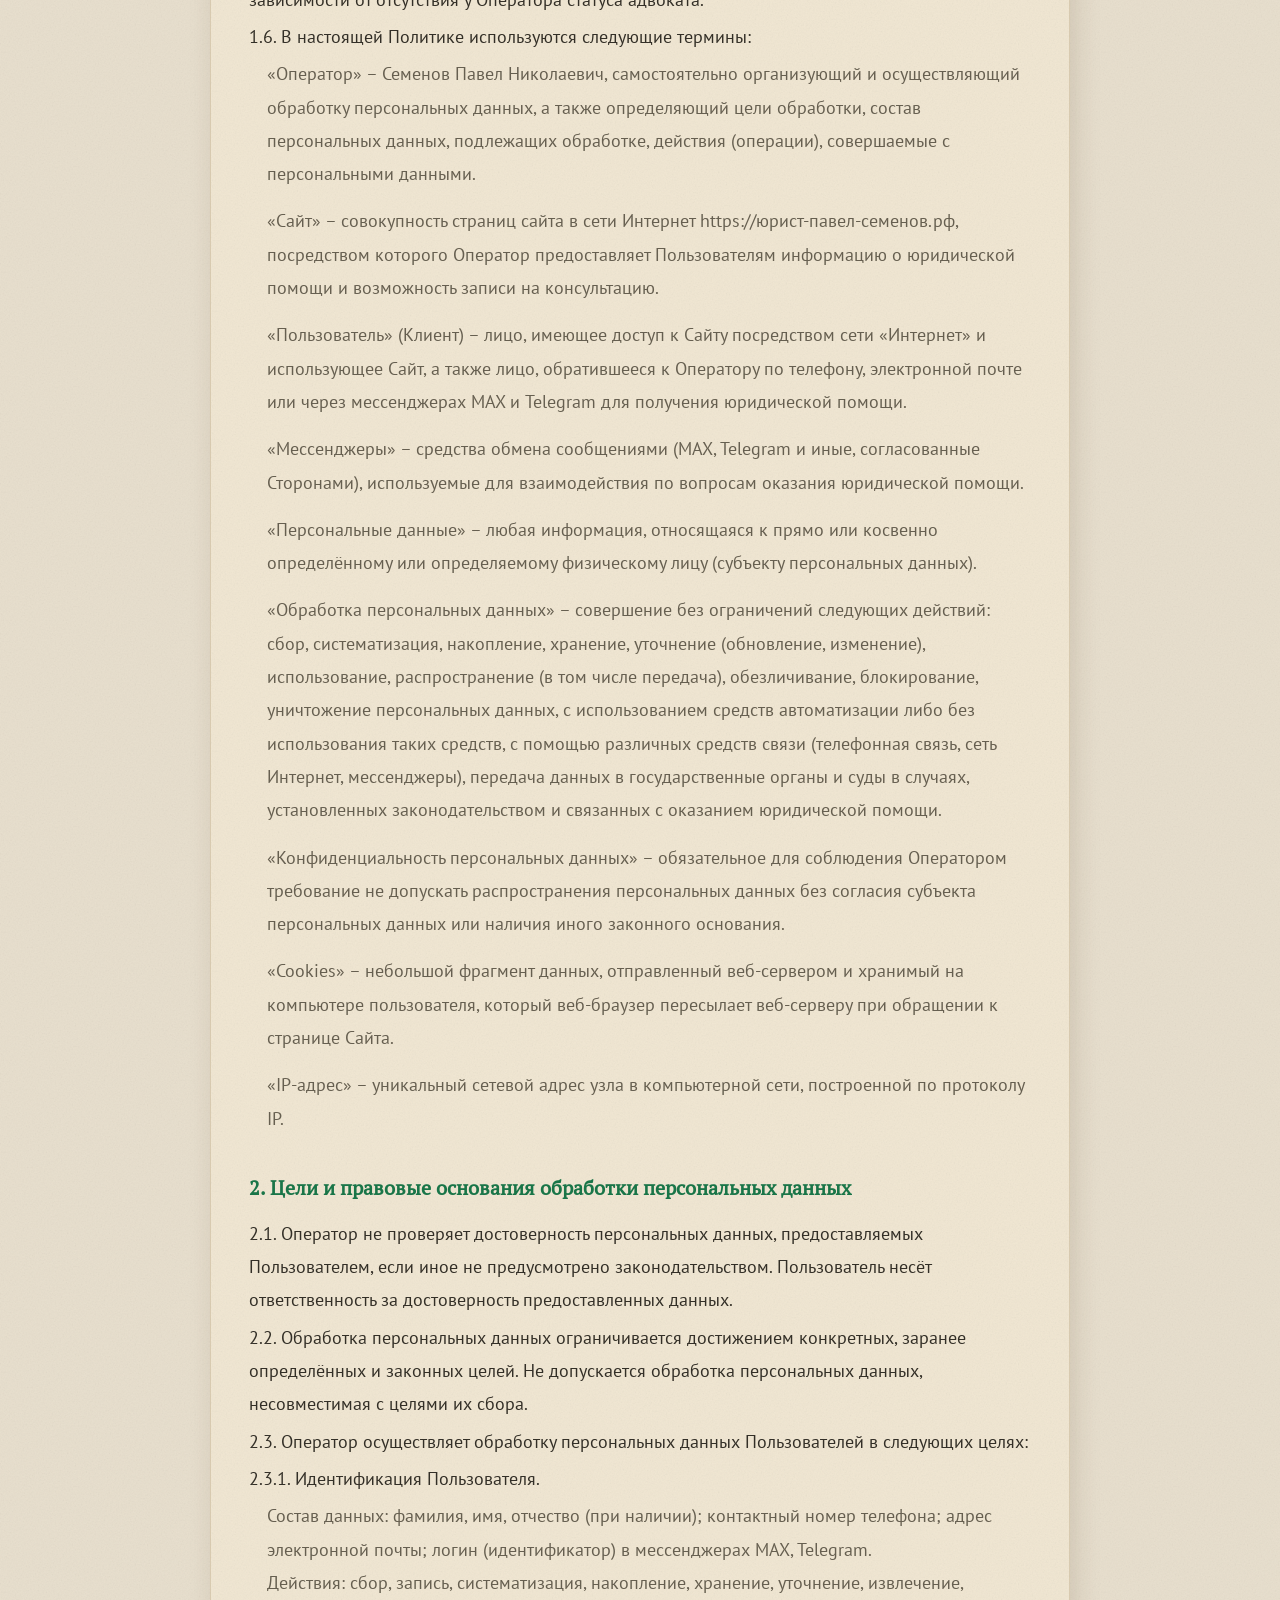
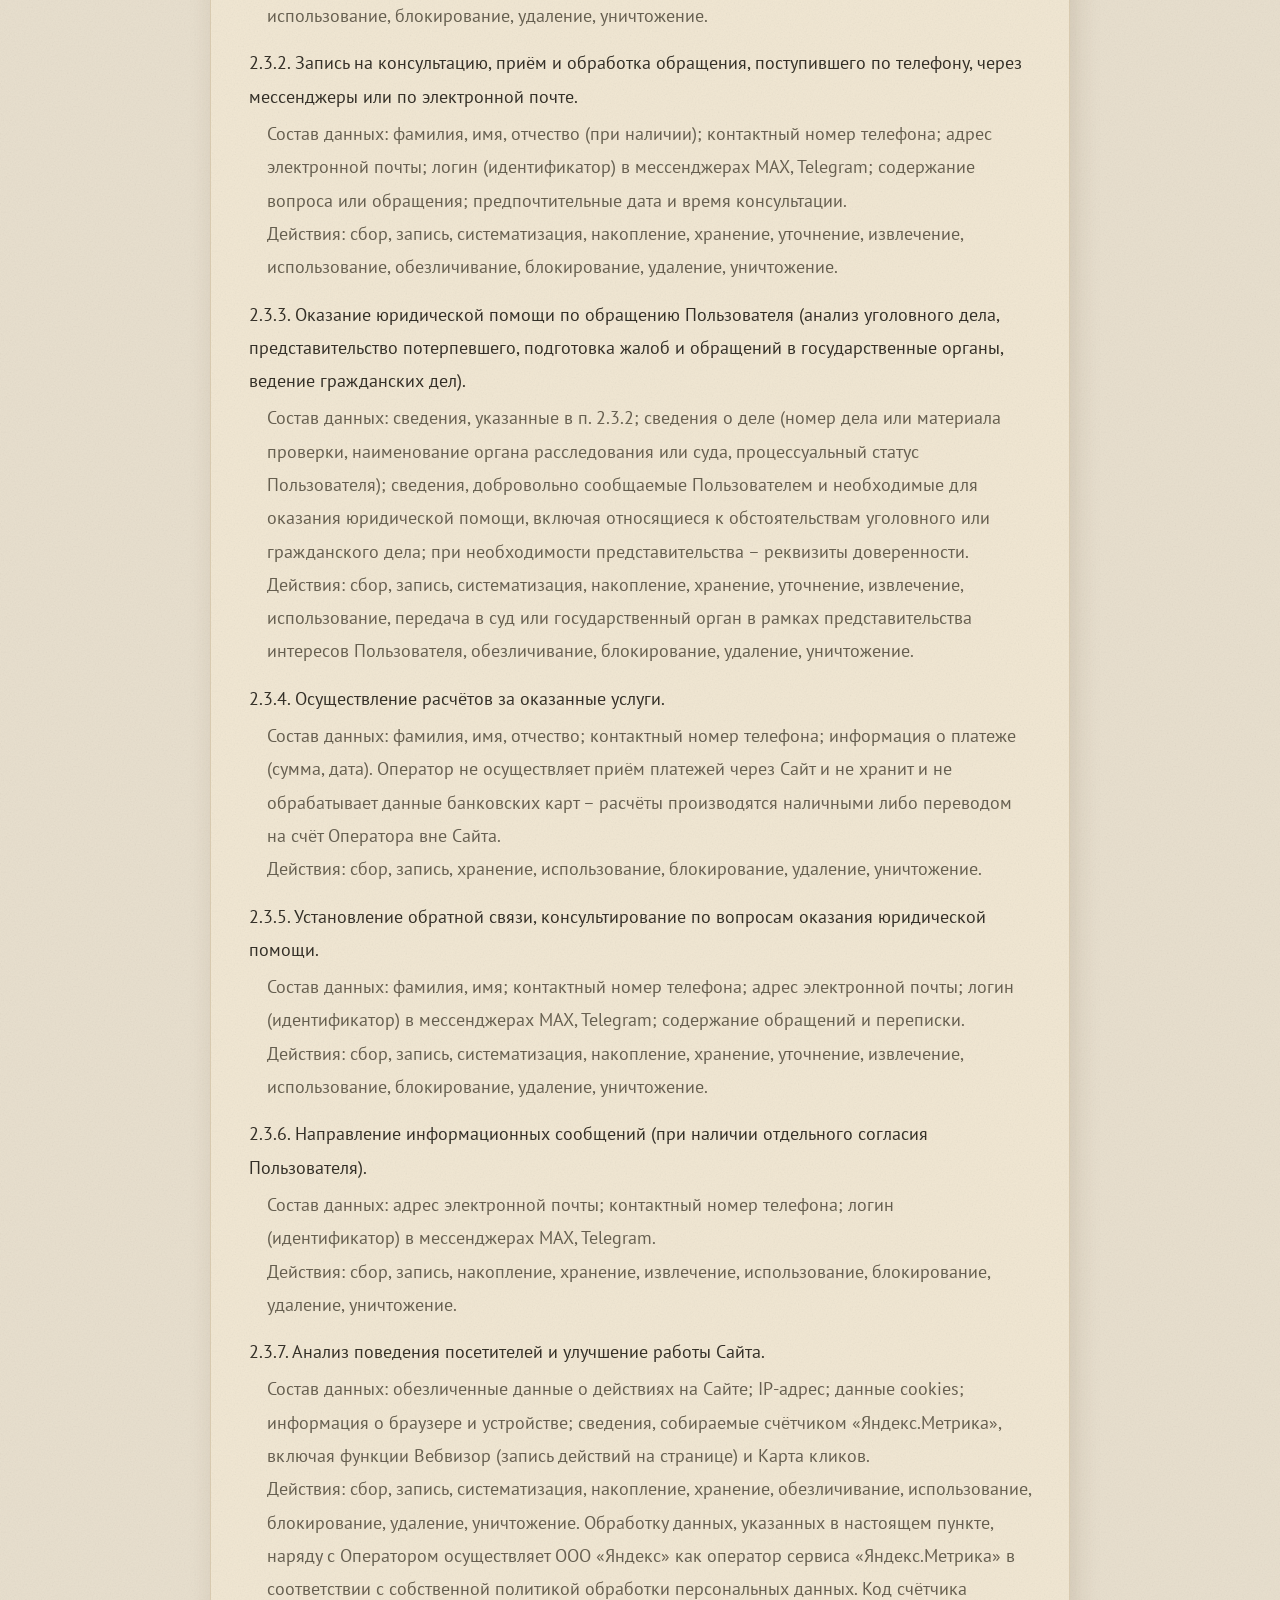
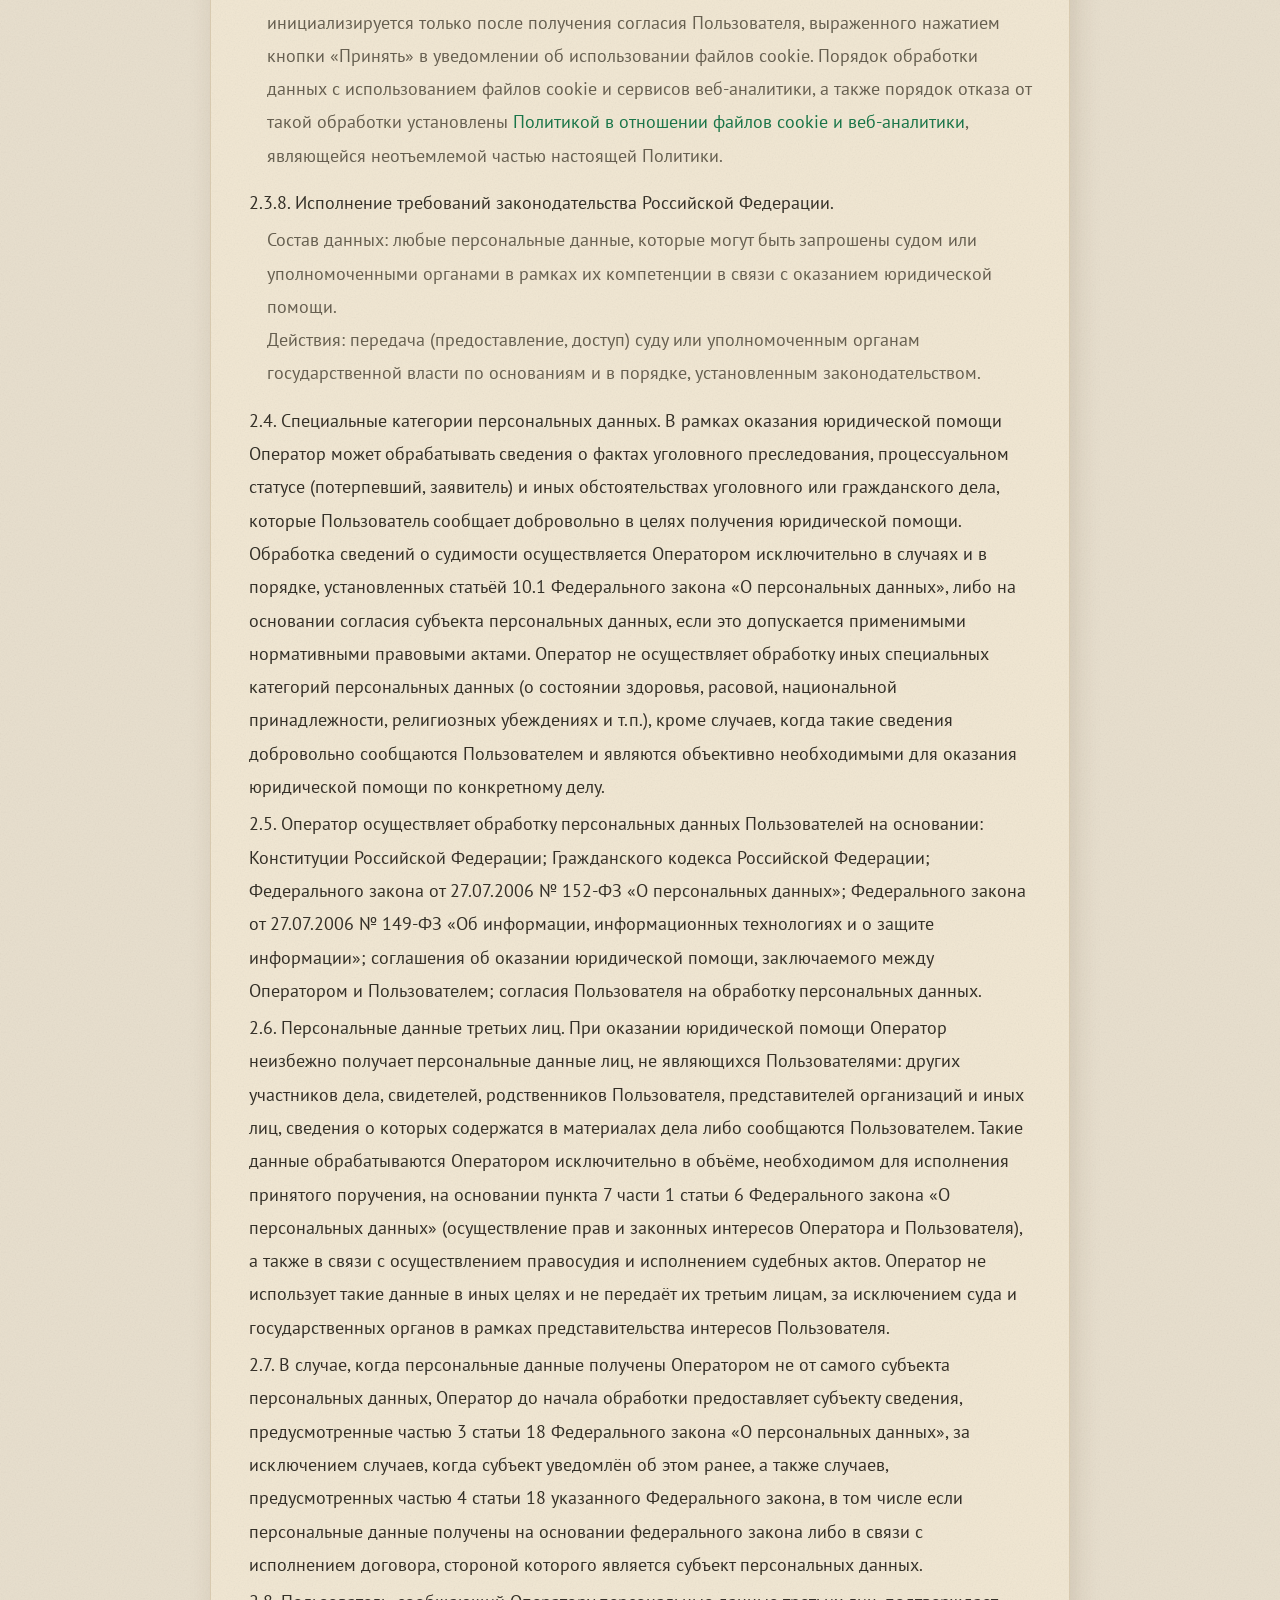
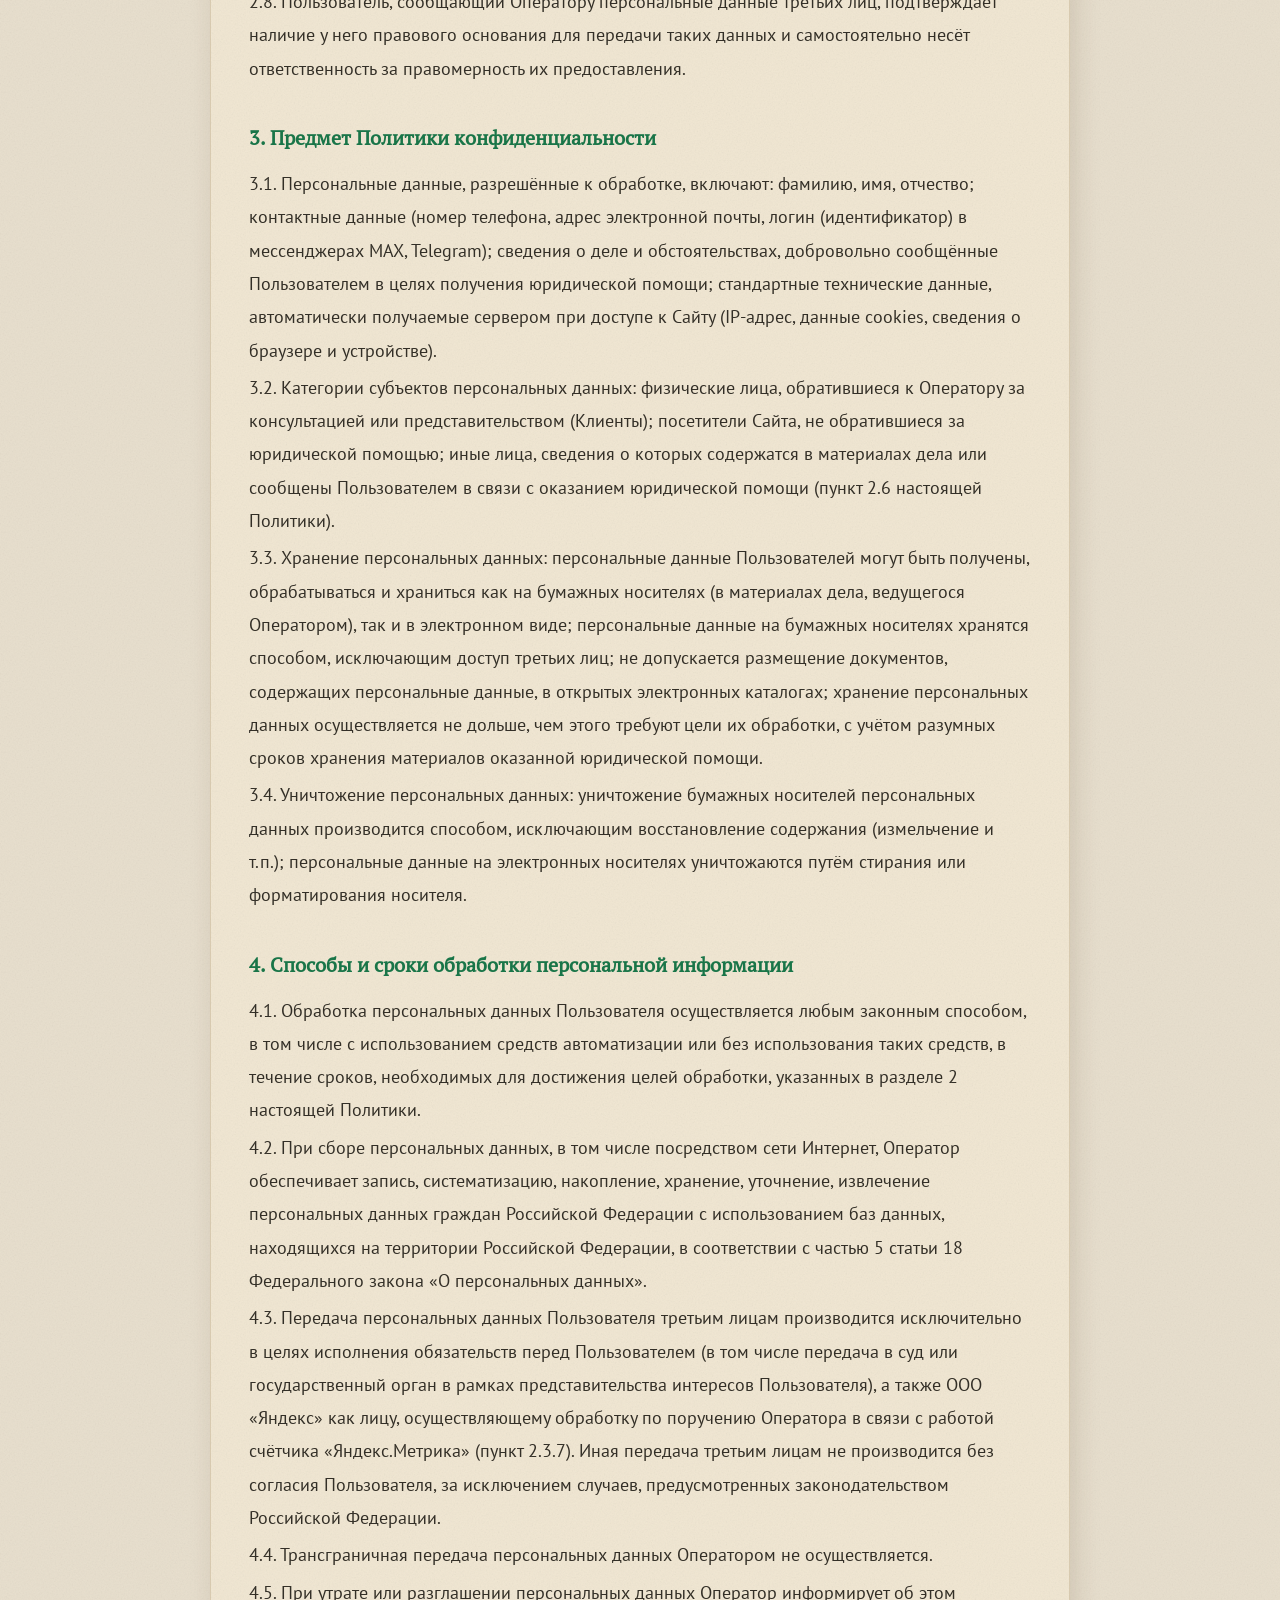
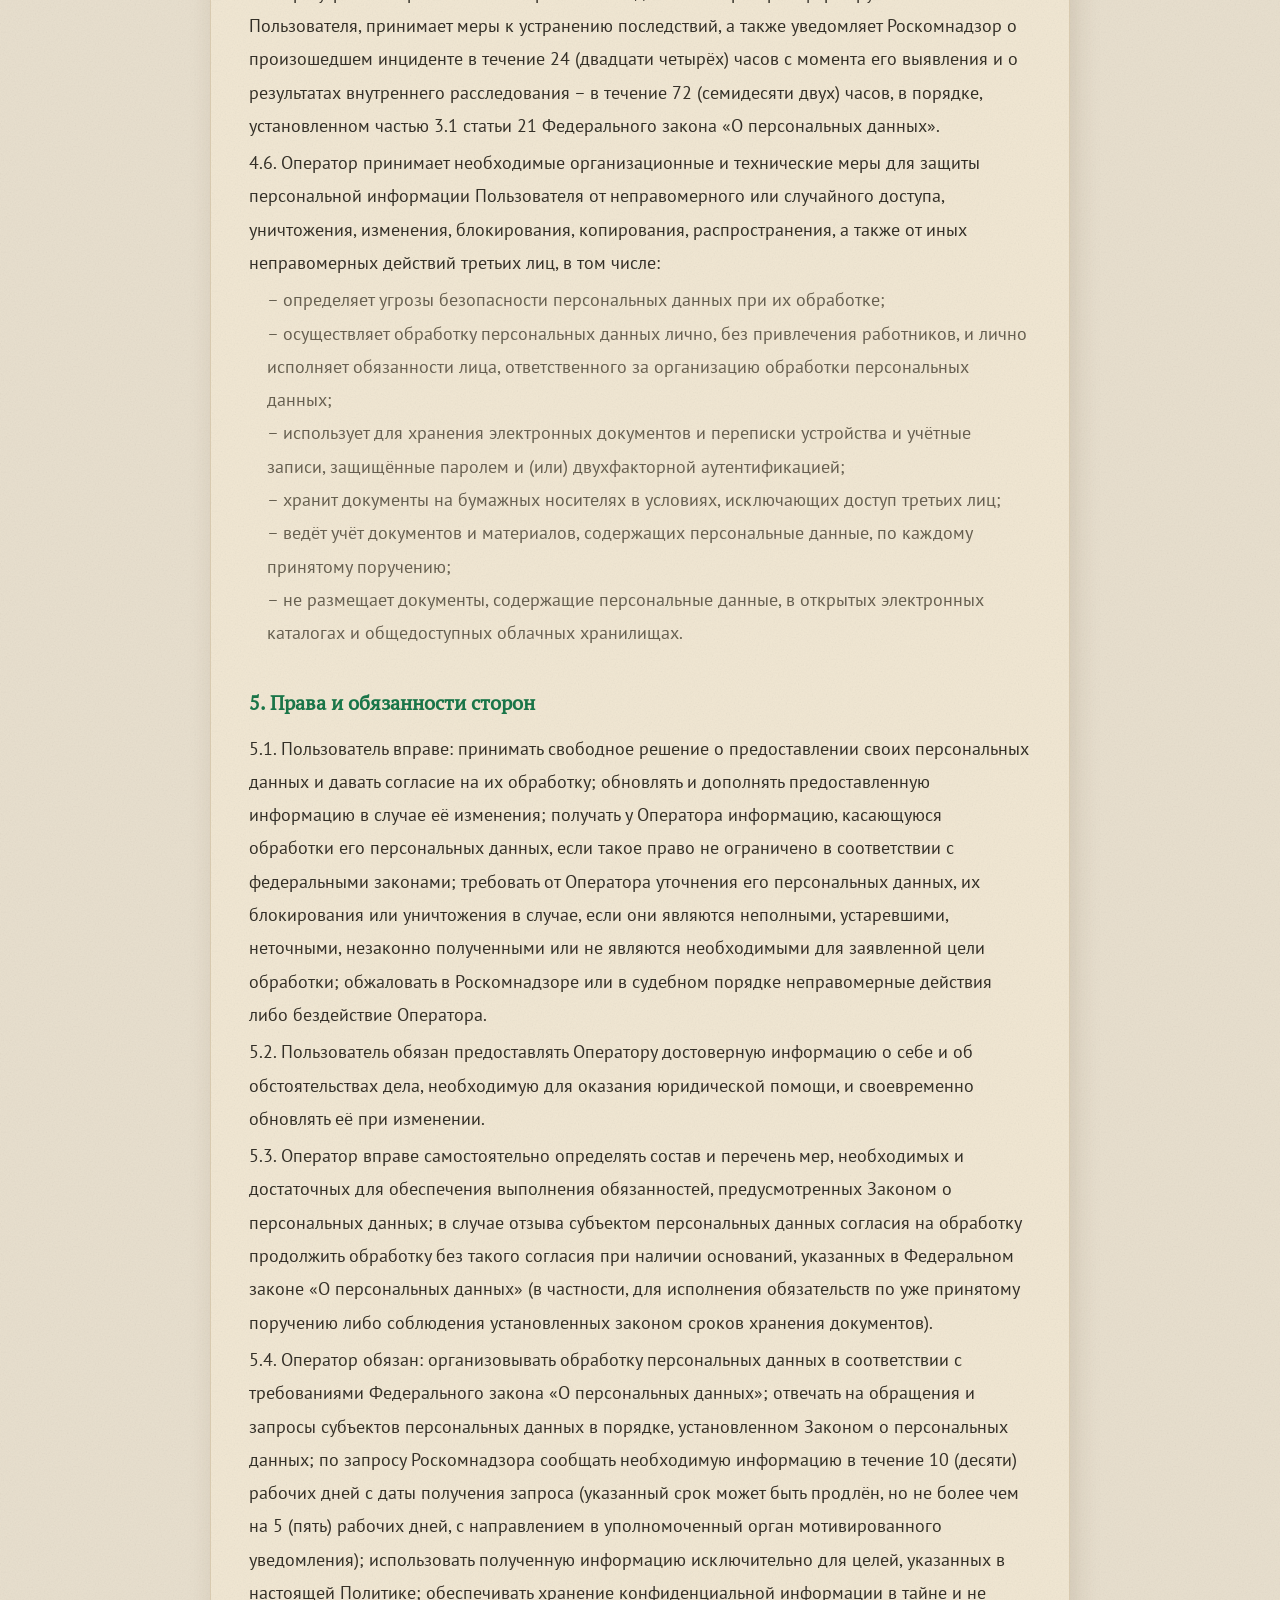
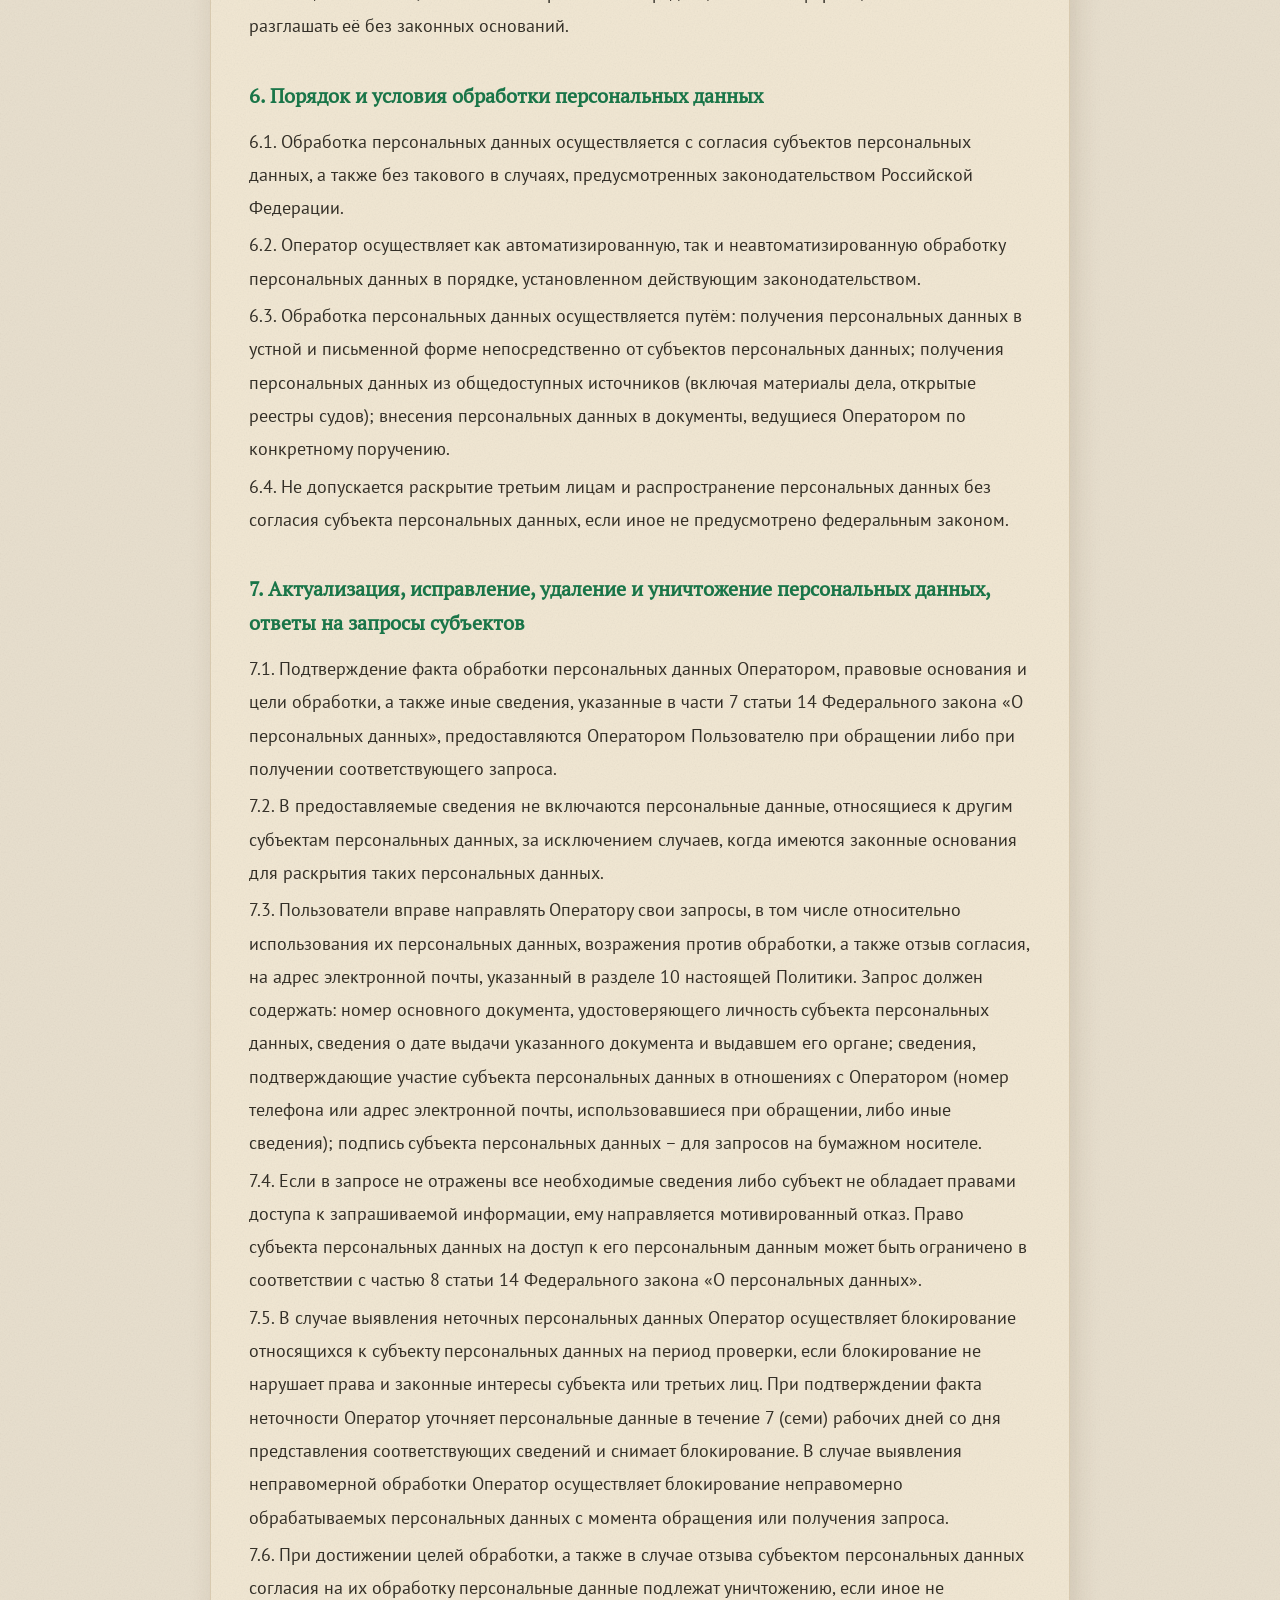
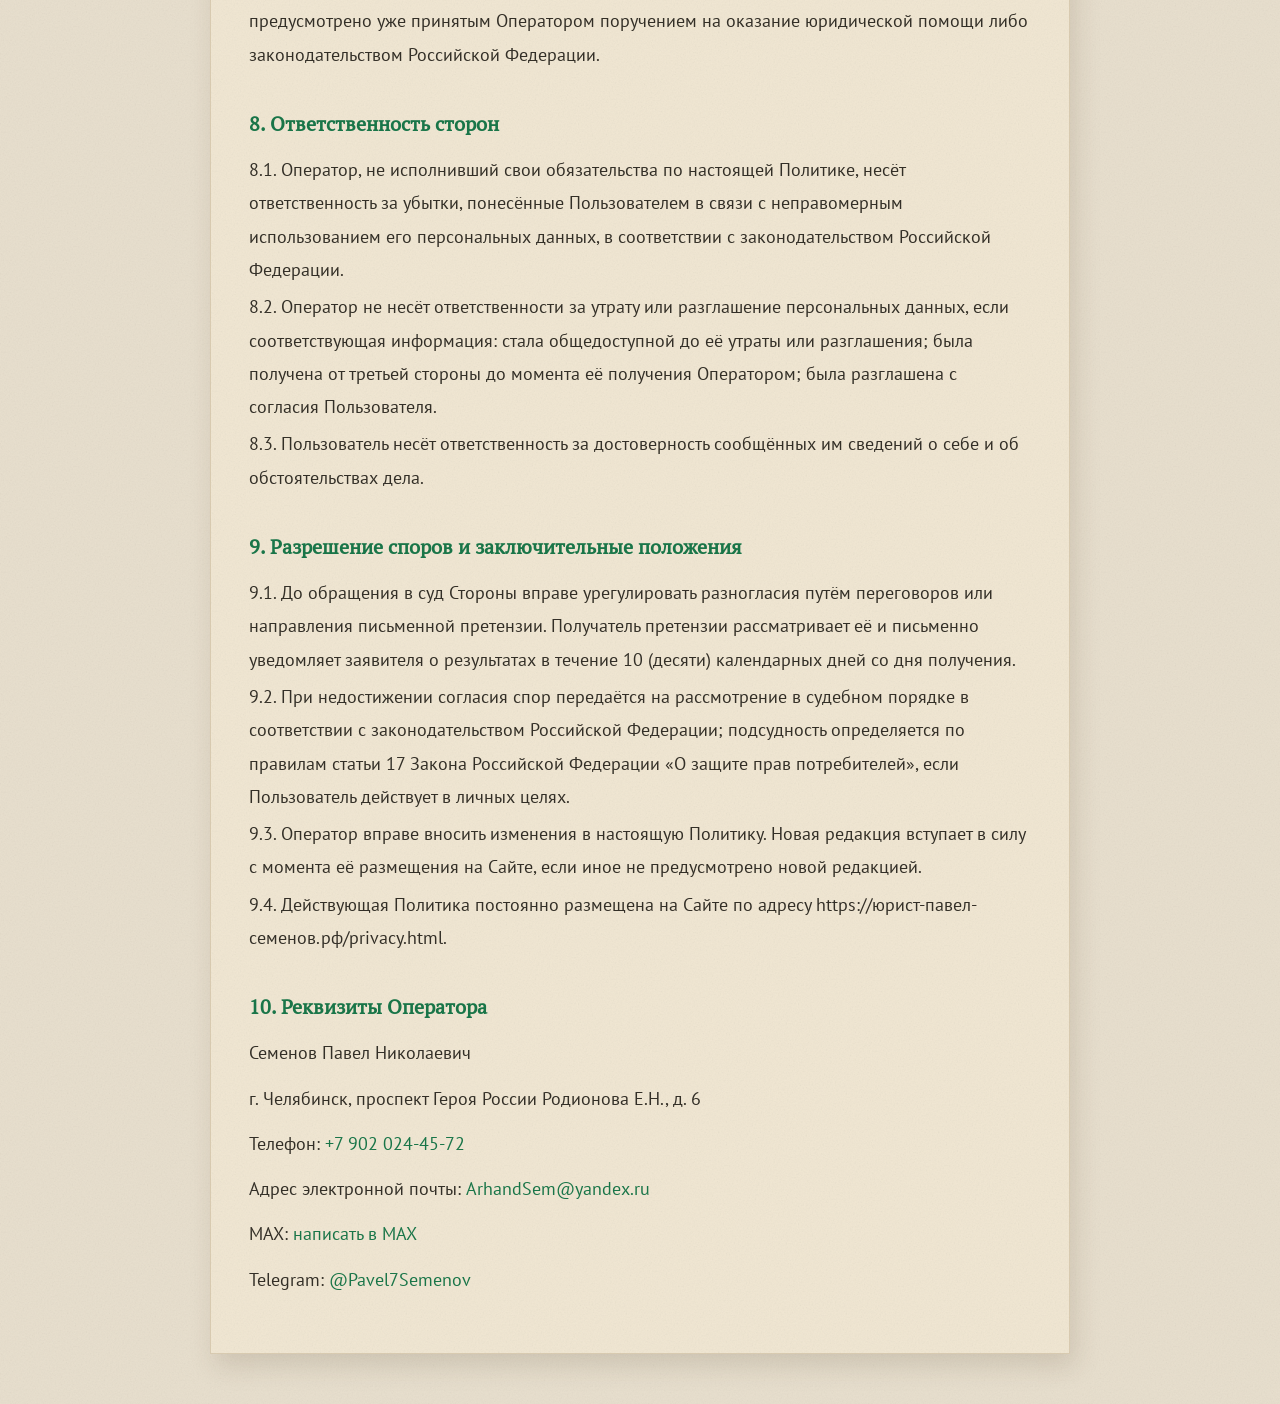
<file: privacy.html>
<!DOCTYPE html>
<html lang="ru">
<head>
<meta charset="UTF-8">
<meta name="viewport" content="width=device-width, initial-scale=1.0">
<title>Политика обработки персональных данных – Юрист Павел Семенов</title>



<link rel="stylesheet" href="styles.css">
<link rel="icon" href="favicon.svg" type="image/svg+xml">
<link rel="icon" href="favicon-120.png" type="image/png" sizes="120x120">
<link rel="icon" href="favicon-32.png" type="image/png" sizes="32x32">
<link rel="icon" href="favicon-16.png" type="image/png" sizes="16x16">
<link rel="apple-touch-icon" href="apple-touch-icon.png" sizes="180x180">
<link rel="canonical" href="https://юрист-павел-семенов.рф/privacy.html">
<!-- Яндекс.Метрика подключается из cookie-consent.js только после согласия посетителя -->
<script src="cookie-consent.js" defer></script>
<style>
  body{background:var(--bg);color:var(--text);font-family:'Inter',sans-serif;font-weight:300;line-height:1.7}
  .wrap{max-width:860px;margin:0 auto;padding:48px 24px 72px}
  h1{font-family:'Lora',serif;font-weight:600;font-size:clamp(24px,3vw,32px);margin-bottom:8px}
  h1::after{content:"";display:block;width:64px;height:2px;margin-top:14px;background:linear-gradient(90deg,var(--brass-light),var(--brass-deep))}
  h2{font-family:'Lora',serif;font-weight:600;font-size:20px;margin:36px 0 12px;color:var(--brass-light)}
  p,li{color:var(--text);margin-bottom:12px;font-size:15.5px}
  p.clause-lead{margin-bottom:4px}
  p.clause-sub{margin:0 0 14px;padding-left:18px;color:var(--text-soft);font-size:15px}
  ul{padding-left:22px;margin-bottom:12px}
  a:hover{color:var(--brass-deep)}
  .muted{color:var(--text-soft);font-size:14px}
  .back{display:inline-block;margin-bottom:32px;color:var(--brass-deep);font-size:15px}
  .toc{background:var(--bg-soft);border:1px solid var(--line);border-left:3px solid var(--brass-deep);border-radius:6px;padding:20px 24px;margin:24px 0 8px}
  .toc p{margin:0;font-size:14.5px;color:var(--text-soft)}
</style>
<link rel="stylesheet" href="legacy-dossier.css?v=green-20261024">
</head>
<body>
<div class="top-accent"></div>
<div class="wrap">
  <a class="back" href="index.html">← На главную</a>
  <h1>Политика обработки персональных данных и конфиденциальность</h1>
  <p class="muted" style="margin-top:16px">г. Челябинск<br>Редакция от 30 августа 2026 г.</p>

  <p style="margin-top:24px">Настоящая политика обработки персональных данных (далее – Политика) разработана Семеновым Павлом Николаевичем, физическим лицом, не зарегистрированным в качестве индивидуального предпринимателя и не имеющим статуса адвоката (далее – Оператор), в соответствии с Федеральным законом от 27.07.2006 № 152-ФЗ «О персональных данных» и определяет порядок обработки и защиты информации о физических лицах (далее – Пользователи), которую Оператор может получить при использовании Пользователями сайта https://юрист-павел-семенов.рф (далее – Сайт), а также при обращении по телефону, электронной почте или через мессенджерах MAX и Telegram в связи с получением юридической помощи (консультации по уголовным делам, представительство потерпевших, подготовка жалоб и обращений в государственные органы, ведение гражданских дел).</p>
  <p>Использование Сайта, обращение к Оператору по указанным на Сайте контактам означает согласие Пользователя с настоящей Политикой и условиями обработки его персональной информации.</p>

  <h2>1. Общие положения</h2>
  <p class="clause-lead">1.1. Политика является принимаемым в одностороннем порядке Оператором документом, регламентирующим способы и принципы, а также общий порядок обработки и защиты персональных данных Пользователя при оказании юридической помощи и обеспечении доступа к Сайту, включая, но не ограничиваясь: запись на консультацию, анализ материалов уголовного или гражданского дела, представительство интересов Пользователя, подготовку жалоб, обращений и процессуальных документов.</p>
  <p class="clause-lead">1.2. Целью Политики является обеспечение защиты прав Пользователя при обработке его персональных данных при получении юридической помощи и использовании Сайта, а также надлежащая защита персональных данных Пользователя от несанкционированного доступа и разглашения.</p>
  <p class="clause-lead">1.3. Отношения, связанные с обработкой и защитой персональных данных Пользователя, регулируются настоящей Политикой, Гражданским кодексом Российской Федерации (в части регулирования возмездного оказания услуг и представительства) и действующим законодательством Российской Федерации.</p>
  <p class="clause-lead">1.4. Во исполнение требований части 2 статьи 18.1 Федерального закона «О персональных данных» настоящая Политика публикуется в свободном доступе на Сайте.</p>
  <p class="clause-lead">1.5. Оператор осуществляет обработку персональных данных лично, без привлечения работников, в связи с чем сведения, ставшие известными Оператору в ходе оказания юридической помощи, охватываются также режимом профессиональной конфиденциальности, применяемым Оператором по аналогии с общими принципами адвокатской тайны, вне зависимости от отсутствия у Оператора статуса адвоката.</p>
  <p class="clause-lead">1.6. В настоящей Политике используются следующие термины:</p>
  <p class="clause-sub">«Оператор» – Семенов Павел Николаевич, самостоятельно организующий и осуществляющий обработку персональных данных, а также определяющий цели обработки, состав персональных данных, подлежащих обработке, действия (операции), совершаемые с персональными данными.</p>
  <p class="clause-sub">«Сайт» – совокупность страниц сайта в сети Интернет https://юрист-павел-семенов.рф, посредством которого Оператор предоставляет Пользователям информацию о юридической помощи и возможность записи на консультацию.</p>
  <p class="clause-sub">«Пользователь» (Клиент) – лицо, имеющее доступ к Сайту посредством сети «Интернет» и использующее Сайт, а также лицо, обратившееся к Оператору по телефону, электронной почте или через мессенджерах MAX и Telegram для получения юридической помощи.</p>
  <p class="clause-sub">«Мессенджеры» – средства обмена сообщениями (MAX, Telegram и иные, согласованные Сторонами), используемые для взаимодействия по вопросам оказания юридической помощи.</p>
  <p class="clause-sub">«Персональные данные» – любая информация, относящаяся к прямо или косвенно определённому или определяемому физическому лицу (субъекту персональных данных).</p>
  <p class="clause-sub">«Обработка персональных данных» – совершение без ограничений следующих действий: сбор, систематизация, накопление, хранение, уточнение (обновление, изменение), использование, распространение (в том числе передача), обезличивание, блокирование, уничтожение персональных данных, с использованием средств автоматизации либо без использования таких средств, с помощью различных средств связи (телефонная связь, сеть Интернет, мессенджеры), передача данных в государственные органы и суды в случаях, установленных законодательством и связанных с оказанием юридической помощи.</p>
  <p class="clause-sub">«Конфиденциальность персональных данных» – обязательное для соблюдения Оператором требование не допускать распространения персональных данных без согласия субъекта персональных данных или наличия иного законного основания.</p>
  <p class="clause-sub">«Cookies» – небольшой фрагмент данных, отправленный веб-сервером и хранимый на компьютере пользователя, который веб-браузер пересылает веб-серверу при обращении к странице Сайта.</p>
  <p class="clause-sub">«IP-адрес» – уникальный сетевой адрес узла в компьютерной сети, построенной по протоколу IP.</p>

  <h2>2. Цели и правовые основания обработки персональных данных</h2>
  <p class="clause-lead">2.1. Оператор не проверяет достоверность персональных данных, предоставляемых Пользователем, если иное не предусмотрено законодательством. Пользователь несёт ответственность за достоверность предоставленных данных.</p>
  <p class="clause-lead">2.2. Обработка персональных данных ограничивается достижением конкретных, заранее определённых и законных целей. Не допускается обработка персональных данных, несовместимая с целями их сбора.</p>
  <p class="clause-lead">2.3. Оператор осуществляет обработку персональных данных Пользователей в следующих целях:</p>

  <p class="clause-lead">2.3.1. Идентификация Пользователя.</p>
  <p class="clause-sub">Состав данных: фамилия, имя, отчество (при наличии); контактный номер телефона; адрес электронной почты; логин (идентификатор) в мессенджерах MAX, Telegram.<br>Действия: сбор, запись, систематизация, накопление, хранение, уточнение, извлечение, использование, блокирование, удаление, уничтожение.</p>

  <p class="clause-lead">2.3.2. Запись на консультацию, приём и обработка обращения, поступившего по телефону, через мессенджеры или по электронной почте.</p>
  <p class="clause-sub">Состав данных: фамилия, имя, отчество (при наличии); контактный номер телефона; адрес электронной почты; логин (идентификатор) в мессенджерах MAX, Telegram; содержание вопроса или обращения; предпочтительные дата и время консультации.<br>Действия: сбор, запись, систематизация, накопление, хранение, уточнение, извлечение, использование, обезличивание, блокирование, удаление, уничтожение.</p>

  <p class="clause-lead">2.3.3. Оказание юридической помощи по обращению Пользователя (анализ уголовного дела, представительство потерпевшего, подготовка жалоб и обращений в государственные органы, ведение гражданских дел).</p>
  <p class="clause-sub">Состав данных: сведения, указанные в п. 2.3.2; сведения о деле (номер дела или материала проверки, наименование органа расследования или суда, процессуальный статус Пользователя); сведения, добровольно сообщаемые Пользователем и необходимые для оказания юридической помощи, включая относящиеся к обстоятельствам уголовного или гражданского дела; при необходимости представительства – реквизиты доверенности.<br>Действия: сбор, запись, систематизация, накопление, хранение, уточнение, извлечение, использование, передача в суд или государственный орган в рамках представительства интересов Пользователя, обезличивание, блокирование, удаление, уничтожение.</p>

  <p class="clause-lead">2.3.4. Осуществление расчётов за оказанные услуги.</p>
  <p class="clause-sub">Состав данных: фамилия, имя, отчество; контактный номер телефона; информация о платеже (сумма, дата). Оператор не осуществляет приём платежей через Сайт и не хранит и не обрабатывает данные банковских карт – расчёты производятся наличными либо переводом на счёт Оператора вне Сайта.<br>Действия: сбор, запись, хранение, использование, блокирование, удаление, уничтожение.</p>

  <p class="clause-lead">2.3.5. Установление обратной связи, консультирование по вопросам оказания юридической помощи.</p>
  <p class="clause-sub">Состав данных: фамилия, имя; контактный номер телефона; адрес электронной почты; логин (идентификатор) в мессенджерах MAX, Telegram; содержание обращений и переписки.<br>Действия: сбор, запись, систематизация, накопление, хранение, уточнение, извлечение, использование, блокирование, удаление, уничтожение.</p>

  <p class="clause-lead">2.3.6. Направление информационных сообщений (при наличии отдельного согласия Пользователя).</p>
  <p class="clause-sub">Состав данных: адрес электронной почты; контактный номер телефона; логин (идентификатор) в мессенджерах MAX, Telegram.<br>Действия: сбор, запись, накопление, хранение, извлечение, использование, блокирование, удаление, уничтожение.</p>

  <p class="clause-lead">2.3.7. Анализ поведения посетителей и улучшение работы Сайта.</p>
  <p class="clause-sub">Состав данных: обезличенные данные о действиях на Сайте; IP-адрес; данные cookies; информация о браузере и устройстве; сведения, собираемые счётчиком «Яндекс.Метрика», включая функции Вебвизор (запись действий на странице) и Карта кликов.<br>Действия: сбор, запись, систематизация, накопление, хранение, обезличивание, использование, блокирование, удаление, уничтожение. Обработку данных, указанных в настоящем пункте, наряду с Оператором осуществляет ООО «Яндекс» как оператор сервиса «Яндекс.Метрика» в соответствии с собственной политикой обработки персональных данных. Код счётчика инициализируется только после получения согласия Пользователя, выраженного нажатием кнопки «Принять» в уведомлении об использовании файлов cookie. Порядок обработки данных с использованием файлов cookie и сервисов веб-аналитики, а также порядок отказа от такой обработки установлены <a href="cookies.html">Политикой в отношении файлов cookie и веб-аналитики</a>, являющейся неотъемлемой частью настоящей Политики.</p>

  <p class="clause-lead">2.3.8. Исполнение требований законодательства Российской Федерации.</p>
  <p class="clause-sub">Состав данных: любые персональные данные, которые могут быть запрошены судом или уполномоченными органами в рамках их компетенции в связи с оказанием юридической помощи.<br>Действия: передача (предоставление, доступ) суду или уполномоченным органам государственной власти по основаниям и в порядке, установленным законодательством.</p>

  <p class="clause-lead">2.4. Специальные категории персональных данных. В рамках оказания юридической помощи Оператор может обрабатывать сведения о фактах уголовного преследования, процессуальном статусе (потерпевший, заявитель) и иных обстоятельствах уголовного или гражданского дела, которые Пользователь сообщает добровольно в целях получения юридической помощи. Обработка сведений о судимости осуществляется Оператором исключительно в случаях и в порядке, установленных статьёй 10.1 Федерального закона «О персональных данных», либо на основании согласия субъекта персональных данных, если это допускается применимыми нормативными правовыми актами. Оператор не осуществляет обработку иных специальных категорий персональных данных (о состоянии здоровья, расовой, национальной принадлежности, религиозных убеждениях и т.п.), кроме случаев, когда такие сведения добровольно сообщаются Пользователем и являются объективно необходимыми для оказания юридической помощи по конкретному делу.</p>

  <p class="clause-lead">2.5. Оператор осуществляет обработку персональных данных Пользователей на основании: Конституции Российской Федерации; Гражданского кодекса Российской Федерации; Федерального закона от 27.07.2006 № 152-ФЗ «О персональных данных»; Федерального закона от 27.07.2006 № 149-ФЗ «Об информации, информационных технологиях и о защите информации»; соглашения об оказании юридической помощи, заключаемого между Оператором и Пользователем; согласия Пользователя на обработку персональных данных.</p>

  <p class="clause-lead">2.6. Персональные данные третьих лиц. При оказании юридической помощи Оператор неизбежно получает персональные данные лиц, не являющихся Пользователями: других участников дела, свидетелей, родственников Пользователя, представителей организаций и иных лиц, сведения о которых содержатся в материалах дела либо сообщаются Пользователем. Такие данные обрабатываются Оператором исключительно в объёме, необходимом для исполнения принятого поручения, на основании пункта 7 части 1 статьи 6 Федерального закона «О персональных данных» (осуществление прав и законных интересов Оператора и Пользователя), а также в связи с осуществлением правосудия и исполнением судебных актов. Оператор не использует такие данные в иных целях и не передаёт их третьим лицам, за исключением суда и государственных органов в рамках представительства интересов Пользователя.</p>
  <p class="clause-lead">2.7. В случае, когда персональные данные получены Оператором не от самого субъекта персональных данных, Оператор до начала обработки предоставляет субъекту сведения, предусмотренные частью 3 статьи 18 Федерального закона «О персональных данных», за исключением случаев, когда субъект уведомлён об этом ранее, а также случаев, предусмотренных частью 4 статьи 18 указанного Федерального закона, в том числе если персональные данные получены на основании федерального закона либо в связи с исполнением договора, стороной которого является субъект персональных данных.</p>
  <p class="clause-lead">2.8. Пользователь, сообщающий Оператору персональные данные третьих лиц, подтверждает наличие у него правового основания для передачи таких данных и самостоятельно несёт ответственность за правомерность их предоставления.</p>

  <h2>3. Предмет Политики конфиденциальности</h2>
  <p class="clause-lead">3.1. Персональные данные, разрешённые к обработке, включают: фамилию, имя, отчество; контактные данные (номер телефона, адрес электронной почты, логин (идентификатор) в мессенджерах MAX, Telegram); сведения о деле и обстоятельствах, добровольно сообщённые Пользователем в целях получения юридической помощи; стандартные технические данные, автоматически получаемые сервером при доступе к Сайту (IP-адрес, данные cookies, сведения о браузере и устройстве).</p>
  <p class="clause-lead">3.2. Категории субъектов персональных данных: физические лица, обратившиеся к Оператору за консультацией или представительством (Клиенты); посетители Сайта, не обратившиеся за юридической помощью; иные лица, сведения о которых содержатся в материалах дела или сообщены Пользователем в связи с оказанием юридической помощи (пункт 2.6 настоящей Политики).</p>
  <p class="clause-lead">3.3. Хранение персональных данных: персональные данные Пользователей могут быть получены, обрабатываться и храниться как на бумажных носителях (в материалах дела, ведущегося Оператором), так и в электронном виде; персональные данные на бумажных носителях хранятся способом, исключающим доступ третьих лиц; не допускается размещение документов, содержащих персональные данные, в открытых электронных каталогах; хранение персональных данных осуществляется не дольше, чем этого требуют цели их обработки, с учётом разумных сроков хранения материалов оказанной юридической помощи.</p>
  <p class="clause-lead">3.4. Уничтожение персональных данных: уничтожение бумажных носителей персональных данных производится способом, исключающим восстановление содержания (измельчение и т.п.); персональные данные на электронных носителях уничтожаются путём стирания или форматирования носителя.</p>

  <h2>4. Способы и сроки обработки персональной информации</h2>
  <p class="clause-lead">4.1. Обработка персональных данных Пользователя осуществляется любым законным способом, в том числе с использованием средств автоматизации или без использования таких средств, в течение сроков, необходимых для достижения целей обработки, указанных в разделе 2 настоящей Политики.</p>
  <p class="clause-lead">4.2. При сборе персональных данных, в том числе посредством сети Интернет, Оператор обеспечивает запись, систематизацию, накопление, хранение, уточнение, извлечение персональных данных граждан Российской Федерации с использованием баз данных, находящихся на территории Российской Федерации, в соответствии с частью 5 статьи 18 Федерального закона «О персональных данных».</p>
  <p class="clause-lead">4.3. Передача персональных данных Пользователя третьим лицам производится исключительно в целях исполнения обязательств перед Пользователем (в том числе передача в суд или государственный орган в рамках представительства интересов Пользователя), а также ООО «Яндекс» как лицу, осуществляющему обработку по поручению Оператора в связи с работой счётчика «Яндекс.Метрика» (пункт 2.3.7). Иная передача третьим лицам не производится без согласия Пользователя, за исключением случаев, предусмотренных законодательством Российской Федерации.</p>
  <p class="clause-lead">4.4. Трансграничная передача персональных данных Оператором не осуществляется.</p>
  <p class="clause-lead">4.5. При утрате или разглашении персональных данных Оператор информирует об этом Пользователя, принимает меры к устранению последствий, а также уведомляет Роскомнадзор о произошедшем инциденте в течение 24 (двадцати четырёх) часов с момента его выявления и о результатах внутреннего расследования – в течение 72 (семидесяти двух) часов, в порядке, установленном частью 3.1 статьи 21 Федерального закона «О персональных данных».</p>
  <p class="clause-lead">4.6. Оператор принимает необходимые организационные и технические меры для защиты персональной информации Пользователя от неправомерного или случайного доступа, уничтожения, изменения, блокирования, копирования, распространения, а также от иных неправомерных действий третьих лиц, в том числе:</p>
  <p class="clause-sub">– определяет угрозы безопасности персональных данных при их обработке;<br>– осуществляет обработку персональных данных лично, без привлечения работников, и лично исполняет обязанности лица, ответственного за организацию обработки персональных данных;<br>– использует для хранения электронных документов и переписки устройства и учётные записи, защищённые паролем и (или) двухфакторной аутентификацией;<br>– хранит документы на бумажных носителях в условиях, исключающих доступ третьих лиц;<br>– ведёт учёт документов и материалов, содержащих персональные данные, по каждому принятому поручению;<br>– не размещает документы, содержащие персональные данные, в открытых электронных каталогах и общедоступных облачных хранилищах.</p>

  <h2>5. Права и обязанности сторон</h2>
  <p class="clause-lead">5.1. Пользователь вправе: принимать свободное решение о предоставлении своих персональных данных и давать согласие на их обработку; обновлять и дополнять предоставленную информацию в случае её изменения; получать у Оператора информацию, касающуюся обработки его персональных данных, если такое право не ограничено в соответствии с федеральными законами; требовать от Оператора уточнения его персональных данных, их блокирования или уничтожения в случае, если они являются неполными, устаревшими, неточными, незаконно полученными или не являются необходимыми для заявленной цели обработки; обжаловать в Роскомнадзоре или в судебном порядке неправомерные действия либо бездействие Оператора.</p>
  <p class="clause-lead">5.2. Пользователь обязан предоставлять Оператору достоверную информацию о себе и об обстоятельствах дела, необходимую для оказания юридической помощи, и своевременно обновлять её при изменении.</p>
  <p class="clause-lead">5.3. Оператор вправе самостоятельно определять состав и перечень мер, необходимых и достаточных для обеспечения выполнения обязанностей, предусмотренных Законом о персональных данных; в случае отзыва субъектом персональных данных согласия на обработку продолжить обработку без такого согласия при наличии оснований, указанных в Федеральном законе «О персональных данных» (в частности, для исполнения обязательств по уже принятому поручению либо соблюдения установленных законом сроков хранения документов).</p>
  <p class="clause-lead">5.4. Оператор обязан: организовывать обработку персональных данных в соответствии с требованиями Федерального закона «О персональных данных»; отвечать на обращения и запросы субъектов персональных данных в порядке, установленном Законом о персональных данных; по запросу Роскомнадзора сообщать необходимую информацию в течение 10 (десяти) рабочих дней с даты получения запроса (указанный срок может быть продлён, но не более чем на 5 (пять) рабочих дней, с направлением в уполномоченный орган мотивированного уведомления); использовать полученную информацию исключительно для целей, указанных в настоящей Политике; обеспечивать хранение конфиденциальной информации в тайне и не разглашать её без законных оснований.</p>

  <h2>6. Порядок и условия обработки персональных данных</h2>
  <p class="clause-lead">6.1. Обработка персональных данных осуществляется с согласия субъектов персональных данных, а также без такового в случаях, предусмотренных законодательством Российской Федерации.</p>
  <p class="clause-lead">6.2. Оператор осуществляет как автоматизированную, так и неавтоматизированную обработку персональных данных в порядке, установленном действующим законодательством.</p>
  <p class="clause-lead">6.3. Обработка персональных данных осуществляется путём: получения персональных данных в устной и письменной форме непосредственно от субъектов персональных данных; получения персональных данных из общедоступных источников (включая материалы дела, открытые реестры судов); внесения персональных данных в документы, ведущиеся Оператором по конкретному поручению.</p>
  <p class="clause-lead">6.4. Не допускается раскрытие третьим лицам и распространение персональных данных без согласия субъекта персональных данных, если иное не предусмотрено федеральным законом.</p>

  <h2>7. Актуализация, исправление, удаление и уничтожение персональных данных, ответы на запросы субъектов</h2>
  <p class="clause-lead">7.1. Подтверждение факта обработки персональных данных Оператором, правовые основания и цели обработки, а также иные сведения, указанные в части 7 статьи 14 Федерального закона «О персональных данных», предоставляются Оператором Пользователю при обращении либо при получении соответствующего запроса.</p>
  <p class="clause-lead">7.2. В предоставляемые сведения не включаются персональные данные, относящиеся к другим субъектам персональных данных, за исключением случаев, когда имеются законные основания для раскрытия таких персональных данных.</p>
  <p class="clause-lead">7.3. Пользователи вправе направлять Оператору свои запросы, в том числе относительно использования их персональных данных, возражения против обработки, а также отзыв согласия, на адрес электронной почты, указанный в разделе 10 настоящей Политики. Запрос должен содержать: номер основного документа, удостоверяющего личность субъекта персональных данных, сведения о дате выдачи указанного документа и выдавшем его органе; сведения, подтверждающие участие субъекта персональных данных в отношениях с Оператором (номер телефона или адрес электронной почты, использовавшиеся при обращении, либо иные сведения); подпись субъекта персональных данных – для запросов на бумажном носителе.</p>
  <p class="clause-lead">7.4. Если в запросе не отражены все необходимые сведения либо субъект не обладает правами доступа к запрашиваемой информации, ему направляется мотивированный отказ. Право субъекта персональных данных на доступ к его персональным данным может быть ограничено в соответствии с частью 8 статьи 14 Федерального закона «О персональных данных».</p>
  <p class="clause-lead">7.5. В случае выявления неточных персональных данных Оператор осуществляет блокирование относящихся к субъекту персональных данных на период проверки, если блокирование не нарушает права и законные интересы субъекта или третьих лиц. При подтверждении факта неточности Оператор уточняет персональные данные в течение 7 (семи) рабочих дней со дня представления соответствующих сведений и снимает блокирование. В случае выявления неправомерной обработки Оператор осуществляет блокирование неправомерно обрабатываемых персональных данных с момента обращения или получения запроса.</p>
  <p class="clause-lead">7.6. При достижении целей обработки, а также в случае отзыва субъектом персональных данных согласия на их обработку персональные данные подлежат уничтожению, если иное не предусмотрено уже принятым Оператором поручением на оказание юридической помощи либо законодательством Российской Федерации.</p>

  <h2>8. Ответственность сторон</h2>
  <p class="clause-lead">8.1. Оператор, не исполнивший свои обязательства по настоящей Политике, несёт ответственность за убытки, понесённые Пользователем в связи с неправомерным использованием его персональных данных, в соответствии с законодательством Российской Федерации.</p>
  <p class="clause-lead">8.2. Оператор не несёт ответственности за утрату или разглашение персональных данных, если соответствующая информация: стала общедоступной до её утраты или разглашения; была получена от третьей стороны до момента её получения Оператором; была разглашена с согласия Пользователя.</p>
  <p class="clause-lead">8.3. Пользователь несёт ответственность за достоверность сообщённых им сведений о себе и об обстоятельствах дела.</p>

  <h2>9. Разрешение споров и заключительные положения</h2>
  <p class="clause-lead">9.1. До обращения в суд Стороны вправе урегулировать разногласия путём переговоров или направления письменной претензии. Получатель претензии рассматривает её и письменно уведомляет заявителя о результатах в течение 10 (десяти) календарных дней со дня получения.</p>
  <p class="clause-lead">9.2. При недостижении согласия спор передаётся на рассмотрение в судебном порядке в соответствии с законодательством Российской Федерации; подсудность определяется по правилам статьи 17 Закона Российской Федерации «О защите прав потребителей», если Пользователь действует в личных целях.</p>
  <p class="clause-lead">9.3. Оператор вправе вносить изменения в настоящую Политику. Новая редакция вступает в силу с момента её размещения на Сайте, если иное не предусмотрено новой редакцией.</p>
  <p class="clause-lead">9.4. Действующая Политика постоянно размещена на Сайте по адресу https://юрист-павел-семенов.рф/privacy.html.</p>

  <h2>10. Реквизиты Оператора</h2>
  <p>Семенов Павел Николаевич</p>
  <p>г. Челябинск, проспект Героя России Родионова Е.Н., д. 6</p>
  <p>Телефон: <a href="tel:+79020244572">+7 902 024-45-72</a></p>
  <p>Адрес электронной почты: <a href="mailto:ArhandSem@yandex.ru">ArhandSem@yandex.ru</a></p>
  <p>MAX: <a href="https://max.ru/u/f9LHodD0cOLCCrY9_pj_1xniiiDjCTFWXwpTUWF1RJoM0THyfDcjr5k86PM" target="_blank" rel="noopener">написать в MAX</a></p>
  <p>Telegram: <a href="https://t.me/Pavel7Semenov" target="_blank" rel="noopener">@Pavel7Semenov</a></p>
</div>
</body>
</html>
</file>
<file: dossier.css>
@import url("fonts.css");

:root{--paper:#ede4d0;--ink:#302c25;--green:#197548;--red:#96392c;--mono:Archive,'Courier New',monospace;--serif:PTSerif,Georgia,serif;--sans:PTSans,Arial,sans-serif;--text-soft:#c7bda8;--brass-light:#e2d0a7;--brass-deep:#b99b6a;--line:#73614a}*{box-sizing:border-box}html{scroll-behavior:smooth;scroll-padding-top:88px}body{margin:0;background:#201e19;color:var(--ink);font-family:var(--sans);font-size:18px;line-height:1.65}a{color:inherit;text-decoration:none}button,summary,a{-webkit-tap-highlight-color:transparent}button{font:inherit}a:focus-visible,button:focus-visible,summary:focus-visible{outline:3px solid #ac6a3f;outline-offset:6px}img{display:block;max-width:100%;height:auto}h1,h2,h3,p,figure{margin:0}h1,h2,h3{font-family:var(--serif);font-weight:400;line-height:1.18}h2{font-size:clamp(36px,4.1vw,54px)}h2 em,h1 em{font-weight:400;color:var(--green)}p+p{margin-top:18px}.wrap{width:min(1200px,calc(100% - 80px));margin:auto}.svg-defs{position:absolute}.skip{position:fixed;top:-100px;z-index:1000;background:var(--paper);padding:12px}.skip:focus{top:0}.masthead{position:relative;z-index:50;background:#22241f;color:#e8e0cf;border-bottom:1px solid #ffffff19}.header-inner{max-width:1440px;padding:20px 40px;display:flex;align-items:center;gap:36px;margin:auto}.brand{display:flex;align-items:center;gap:14px;font-family:var(--serif);font-size:22px;line-height:1.2}.brand small{display:block;font:8px var(--mono);letter-spacing:1.6px;margin-top:8px;color:#b1ab99}.brand-mark{width:42px;height:46px;border:1px solid #b6a58885;display:grid;place-items:center;font-family:var(--serif);font-size:20px;box-shadow:inset 0 0 0 3px #22241f,inset 0 0 0 4px #b6a58850}nav{display:flex;gap:24px;margin-left:auto;font-size:14px}nav a:hover,.header-contact:hover{color:#d4b98a}.header-contact{font-size:14px;border-bottom:1px solid #8b806b;white-space:nowrap}.menu-toggle{display:none}.section-label,.scene-top,.scene-bottom,.document-line,.sheet-bottom{font:10px var(--mono);letter-spacing:1.5px;display:flex;justify-content:space-between;gap:20px}.section-label{border-bottom:1px solid #75684e55;padding-bottom:20px;margin-bottom:62px;color:#6e6757}.section-label.light{color:#c0ae8e;border-color:#b2a18a40}.board{background-color:#493624;background-image:linear-gradient(100deg,#140e09a6,#2e201644 55%,#0c0a07a6),url('assets/cork.webp');background-size:cover;position:relative;box-shadow:inset 0 10px 22px #0007,inset 0 -12px 24px #0005}.board-edge{height:9px;background:linear-gradient(#5b4130,#251b13,#6d5133);box-shadow:0 5px 10px #0009}.scene{position:relative}.scene-top{color:#c6bba2a3;padding:28px 0 34px}.hero-layout{position:relative;display:grid;grid-template-columns:1.22fr 1fr;gap:65px;align-items:center;padding:20px 18px 55px;z-index:2}.paper{background-color:var(--paper);background-image:url('assets/paper.svg'),linear-gradient(108deg,#fffcf029,#bb9c5d11 72%,#fff4d770);box-shadow:2px 4px 4px #0003,5px 17px 28px #0006,inset 0 0 40px #9a793113;border:1px solid #ae997166;position:relative}.paper:after{content:'';position:absolute;bottom:0;right:0;pointer-events:none;width:26px;height:26px;background:linear-gradient(135deg,transparent 48%,#b5a17c33 49%,#f8f2e4 54%,#fff9eb 72%,#bba68270);clip-path:polygon(100% 0,100% 100%,0 100%)}.hero-sheet{padding:36px 42px 22px;transform:rotate(-1.8deg);border-radius:2px 5px 18px 2px}.hero-sheet:before{content:'';position:absolute;inset:0;pointer-events:none;background:linear-gradient(90deg,transparent 49.7%,#a38b6022 50%,#fff9e344 50.4%,transparent 51%)}.document-line{border-bottom:1px solid #60594370;padding-bottom:17px;color:#5f594a}.eyebrow{display:block;font:10px var(--mono);letter-spacing:1.4px;color:#5d6453}.hero-sheet>.eyebrow{margin:70px 0 18px}.hero-sheet h1{font-size:clamp(32px,3.6vw,49px);letter-spacing:-1.1px}.hero-copy{font-size:16px;line-height:1.7;margin-top:26px;max-width:460px;color:#554f43}.hero-actions{display:flex;flex-wrap:wrap;align-items:center;gap:20px;margin-top:30px}.button{display:inline-flex;align-items:center;justify-content:space-between;gap:25px;background:var(--green);color:#f4eddc;padding:15px 20px;font-size:14px;border:1px solid #153427;box-shadow:0 3px 6px #0002;transition:background .2s,transform .2s}.button:hover{background:#18392b;transform:translateY(-2px)}.text-link{font-size:14px;border-bottom:1px solid #69614c66;padding:5px 0;display:inline-block}.text-link:hover{color:var(--green);border-color:currentColor}.sheet-bottom{margin-top:40px;border-top:1px solid #60594350;padding-top:16px;font-size:8px;color:#79715f;letter-spacing:1px}.stamp{filter:url(#ink);color:var(--red);font-family:var(--mono);font-weight:bold;letter-spacing:2px;pointer-events:none}.classified{position:absolute;right:34px;top:84px;border:3px double currentColor;padding:5px 11px;transform:rotate(8deg);font-size:19px;opacity:.72}.polaroid{background:#eee9dc;background-image:url('assets/paper.svg');padding:13px 13px 0;box-shadow:1px 2px 3px #0004,10px 20px 26px #0007;position:relative}.polaroid img{width:100%;aspect-ratio:3/4;object-fit:cover}.polaroid figcaption{padding:16px 7px 21px;font-family:Notes,cursive;font-size:27px;color:#34332d;line-height:1.2}.polaroid figcaption span{display:block;font:8px var(--mono);letter-spacing:1px;color:#79715d;margin-top:9px}.hero-photo{width:340px;margin:0 auto;transform:rotate(5deg);z-index:3}.hero-evidence{position:relative;padding-top:0;padding-bottom:65px}.pin{position:absolute;top:-8px;left:50%;width:16px;height:16px;border-radius:50%;background:radial-gradient(circle at 34% 25%,#f7b4a0 0,#c44732 23%,#7a2118 65%,#42150e 85%);box-shadow:1px 1px 1px #f9a48c99,4px 7px 5px #0009;z-index:8}.pin:after{content:'';position:absolute;width:3px;height:9px;background:#b4a28a;top:12px;left:10px;transform:rotate(-22deg);z-index:-1}.paperclip{position:absolute;top:-15px;left:42px;width:20px;height:65px;border:3px solid #79786e;border-radius:13px;transform:rotate(9deg);box-shadow:1px 1px 1px #e5e0cf,3px 4px 3px #0004;z-index:4}.paperclip:after{content:'';position:absolute;inset:5px 3px 12px -3px;border:2px solid #a4a398;border-radius:8px;border-top:0}.evidence-note{position:absolute;right:-16px;bottom:10px;transform:rotate(-6deg);padding:24px 28px;width:223px;z-index:4}.evidence-note strong{display:block;font:46px var(--serif);color:var(--red);margin:9px 0}.evidence-note>span:last-child{font:13px var(--mono);line-height:1.5}.evidence-note .eyebrow{font-size:8px}.handwritten{font-family:Notes,cursive;font-size:27px;color:#343c64;line-height:1.3;display:block}.hero-hand{position:absolute;bottom:-2px;left:-26px;transform:rotate(-7deg);color:#e8d5ad}.threads{position:absolute;pointer-events:none;overflow:visible}.hero-thread{inset:0;width:100%;height:100%;z-index:3}.scene-bottom{color:#baaa8f;padding:15px 0 26px;border-top:1px solid #c9b79033;font-size:9px}.scene-bottom a{color:#f2dfb6}.paper-section{background:#e5ddcc url('assets/paper.svg');padding:80px 0 100px;box-shadow:inset 0 5px 15px #0002}.about-layout{display:grid;grid-template-columns:.8fr 1.2fr;gap:100px;align-items:center}.about-visual{position:relative;padding:0 25px 55px}.about-photo{transform:rotate(-4deg);max-width:335px}.about-copy p{font-size:17px;line-height:1.8;color:#544f44;margin-top:23px}.about-copy h2{margin-bottom:30px}.seal{position:absolute;right:-20px;bottom:0;width:160px;height:160px;border:4px double currentColor;border-radius:50%;color:#244469;transform:rotate(-12deg);display:flex;align-items:center;justify-content:center;flex-direction:column;opacity:.72;background:#eee4d17a}.seal svg{width:70px;height:64px}.seal b{font-size:20px}.seal span{font-size:7px;letter-spacing:1px}.record-stats{display:flex;gap:40px;margin:35px 0;padding:25px 0;border-block:1px solid #8c7d5d55}.record-stats strong{font:36px var(--serif);color:var(--green)}.record-stats span{display:block;font-size:12px;color:#77705e;line-height:1.6;margin-top:7px}.approach{padding:75px 0 100px}.board-heading{display:flex;justify-content:space-between;align-items:end;color:#e8dcc5;margin-bottom:60px}.board h2 em{color:#ccb68d}.board-heading p{font-size:15px;color:#c9bca4}.steps{display:grid;grid-template-columns:repeat(4,1fr);gap:25px;position:relative;padding:20px 0}.step{padding:34px 24px 25px;transform:rotate(-2deg);transition:transform .3s;transform-origin:50% 0}.step:nth-of-type(2){transform:rotate(2deg);background-color:#e4d8bc;margin-top:22px}.step:nth-of-type(3){transform:rotate(-1deg);margin-top:6px}.step:nth-of-type(4){transform:rotate(2deg);background-color:#e6ddc7;margin-top:26px}.step:hover{transform:rotate(0)}.step h3{font-size:23px;margin:19px 0}.step p{font-size:15px;line-height:1.75}.step-page{display:block;font:9px var(--mono);color:#968d76;margin-top:24px;border-top:1px solid #9e8d6544;padding-top:14px}.steps-thread{inset:0;width:100%;height:100%;z-index:4}.desk-section{padding:75px 0 100px;background:radial-gradient(ellipse at 50% 0,#434238,#22251f 75%);color:#e9dfcb;border-top:9px solid #1a1b16;box-shadow:inset 0 12px 22px #0005}.desk-section h2 em{color:#b8c2aa}.folders{display:grid;grid-template-columns:repeat(4,1fr);gap:22px;margin-top:65px;align-items:start}.folder{color:#393123;position:relative;transform:rotate(-1deg);transition:transform .25s}.folder:nth-child(even){transform:rotate(1.5deg);margin-top:15px}.folder:hover,.folder[open]{transform:translateY(-8px) rotate(0)}.folder summary{list-style:none;cursor:pointer;position:relative}.folder summary::-webkit-details-marker{display:none}.folder-tab{background:#bfa26c;display:inline-block;border-radius:5px 6px 0 0;font:9px var(--mono);padding:9px 20px;box-shadow:inset 0 2px 1px #f1ddad77}.folder-cover{display:block;background:#c9ae7a url('assets/paper.svg');padding:28px 22px 20px;min-height:325px;border:1px solid #dfc79488;box-shadow:inset 0 2px 2px #fff3,3px 4px #9c835a,5px 7px #ddcfaa,7px 10px #a78c60,11px 18px 20px #0007;position:relative}.folder-cover:before{content:'';position:absolute;left:7px;top:0;bottom:0;border-left:1px solid #7b613966;border-right:1px solid #ecd39c99;width:2px}.folder-cover .eyebrow{font-size:8px;color:#695638;letter-spacing:1px}.folder-title{font:25px/1.22 var(--serif);display:block;margin:26px 0 17px}.folder-desc{display:block;font-size:14px;line-height:1.65}.folder-open{font:9px var(--mono);display:flex;justify-content:space-between;align-items:center;border-top:1px solid #77603f55;margin-top:25px;padding-top:14px}.folder-open b{font-size:20px;font-weight:400}.folder[open] .folder-open b{transform:rotate(45deg)}.folder-content{padding:24px 20px;font-size:15px;margin-top:8px;box-shadow:4px 9px 12px #0005}.folder-content a{display:block;margin-top:16px;color:var(--green);text-decoration:underline}.price-section{background:#b7aa8d url('assets/paper.svg');padding:80px 0 95px;box-shadow:inset 0 5px 15px #0003}.price-sheet{max-width:1060px;margin:auto;padding:45px 60px 40px;transform:rotate(-.6deg)}.price-sheet .section-label{margin-bottom:40px}.price-heading{display:flex;justify-content:space-between;align-items:center}.price-heading h2{font-size:43px}.agreed{font-size:17px;border:3px double currentColor;transform:rotate(10deg);padding:8px 14px;opacity:.7}.payment-stages{display:grid;grid-template-columns:repeat(3,1fr);gap:30px;margin:45px 0 35px;padding-bottom:30px;border-bottom:1px solid #9b8f7455}.payment-stages>div+div{border-left:1px solid #9b8f7455;padding-left:25px}.payment-stages h3{font-size:21px;margin:14px 0 8px}.payment-stages strong{font:20px var(--serif);color:var(--green)}.payment-stages p{font-size:14px;margin-top:12px;color:#6c6250}.price-list>div{display:flex;align-items:baseline;gap:15px;margin:20px 0;font-size:17px}.price-list i{flex:1;border-bottom:2px dotted #9f927a}.price-list b{font-weight:400;white-space:nowrap;font-family:var(--serif);font-size:20px}.calculation{margin:35px 0 20px;transform:rotate(-1deg)}.price-footnote{font-size:13px;color:#79715f;max-width:700px}.practice{padding:75px 0 95px}.practice-layout{display:grid;grid-template-columns:1fr 1fr;gap:110px;align-items:center}.practice-intro{color:#eadfc8}.practice-intro p{font-size:16px;color:#cabca3;margin:28px 0}.light-link{font-size:14px;border-bottom:1px solid #ae9b7888;color:#eee1bf;padding-bottom:8px}.case{padding:45px 35px 28px;transform:rotate(2deg);background-color:#e5d9bc}.case h3{font-size:30px;margin:22px 0}.case-result{padding:22px 0;border-block:1px solid #9c886455}.case-result strong{font:43px var(--serif);color:var(--red);display:block}.case-result span{font:10px var(--mono);display:block;margin-top:8px}.case p{font-size:16px;margin:24px 0}.case .text-link{display:flex;justify-content:space-between}.case-stamp{position:absolute;right:-30px;bottom:70px;font-size:13px;border:2px solid currentColor;transform:rotate(-14deg);padding:4px 9px;opacity:.6}.contact-layout{display:grid;grid-template-columns:.85fr 1.15fr;gap:100px;align-items:start}.contact-photo{max-width:355px;transform:rotate(-3deg);margin-top:20px}.contact-copy p{font-size:17px;color:#655e50;margin-top:25px;max-width:450px}.phone{display:block;font:clamp(25px,3vw,36px) var(--serif);margin:28px 0 24px}.contact-buttons{display:flex;gap:12px;flex-wrap:wrap}.secondary{background:transparent;color:var(--green)}.secondary:hover{color:#fff}.email{display:inline-block;margin-top:25px;border-bottom:1px solid #a7987c;font-size:16px}.address{font-size:14px!important}.consultation{margin-top:30px;border-top:1px solid #9f927977;padding-top:18px}.consultation summary{cursor:pointer;display:flex;justify-content:space-between;font-size:16px}.consultation .small{font-size:12px;line-height:1.6}.small a{text-decoration:underline}.form-slot iframe{width:100%;height:650px;border:0;background:#f4efdf;margin-top:20px}footer{background:#22241f;color:#d8d0bc;padding:40px 0}.footer-content{display:flex;justify-content:space-between;gap:30px;align-items:center}.footer-links{display:flex;flex-wrap:wrap;gap:10px 20px;max-width:350px;font-size:11px;color:#aaa28e}.footer-links a:hover{text-decoration:underline}.footer-links button{padding:0;border:0;background:none;color:inherit;font:inherit;cursor:pointer}.footer-number{font:8px var(--mono);letter-spacing:1px;color:#a29a85}.cc-banner{--text-soft:#d4cbb8;--brass-deep:#c0a67e}.cc-btn{border-radius:1px!important}
@media(min-width:1500px){.opening{padding-bottom:15px}.hero-layout{padding-block:45px 65px}}@media(max-width:1150px){.header-inner{padding:20px 25px;gap:22px}nav{gap:17px;font-size:13px}.brand{font-size:19px}.brand small{font-size:7px}.hero-layout{gap:35px}.hero-sheet{padding-inline:30px}.hero-photo{width:290px}.hero-hand{font-size:23px}.evidence-note{right:-6px;bottom:0}.about-layout,.contact-layout{gap:55px}.steps{gap:18px}.step{padding-inline:18px}.step h3{font-size:21px}.step p{font-size:14px}.folders{gap:18px}.folder-cover{padding-inline:20px}.folder-title{font-size:22px}.folder-desc{font-size:13px}.practice-layout{gap:65px}}
@media(max-width:900px){.wrap{width:calc(100% - 48px)}.header-inner{flex-wrap:wrap}.header-contact{margin-left:auto}.menu-toggle{display:flex;align-items:center;gap:10px;background:none;border:1px solid #8d826655;color:#ddd2b9;padding:8px 12px;font-size:13px;order:3}.masthead nav{display:none;order:4;width:100%;margin:0;flex-wrap:wrap;padding-block:15px}.masthead nav.open{display:flex}.hero-layout{gap:24px;padding-inline:0}.hero-sheet h1{font-size:35px}.hero-sheet{padding-inline:25px}.hero-copy{font-size:15px}.hero-photo{width:245px}.evidence-note{width:190px;padding:20px}.evidence-note strong{font-size:37px}.hero-hand{left:0;bottom:-15px}.hero-actions{gap:10px}.classified{right:16px;font-size:15px}.scene-top{font-size:8px}.scene-bottom{font-size:7px}.about-layout{gap:40px}.about-visual{padding-inline:0}.seal{right:-15px;width:130px;height:130px}.seal svg{height:47px}.seal b{font-size:16px}.seal span{font-size:6px}.record-stats{gap:23px}.record-stats strong{font-size:28px}.record-stats span{font-size:11px}.steps,.folders{grid-template-columns:repeat(2,1fr);gap:36px}.step{padding:35px 26px 25px}.step p{font-size:16px}.step h3{font-size:25px}.folder-title{font-size:28px}.folder-desc{font-size:16px}.folder-cover{min-height:310px;padding:30px}.price-sheet{padding:38px}.agreed{display:none}.price-heading h2{font-size:38px}.practice-layout{gap:40px}.case{padding:35px 25px}.case-result strong{font-size:35px}.case h3{font-size:25px}.case-stamp{right:-15px}.contact-layout{gap:40px}.footer-content{flex-wrap:wrap}.footer-number{width:100%}}
@media(max-width:620px){body{font-size:16px}.wrap{width:calc(100% - 40px)}.header-inner{padding:16px 20px;gap:12px}.brand{font-size:18px}.brand small{font-size:6px;letter-spacing:1px}.brand-mark{width:32px;height:38px;font-size:16px}.header-contact{display:none}.menu-toggle{margin-left:auto}.scene-top{padding:22px 0;font-size:7px;letter-spacing:1px}.scene-top span:last-child{display:none}.hero-layout{grid-template-columns:1fr;gap:40px;padding:15px 5px 35px}.hero-sheet{padding:28px 25px 20px;transform:rotate(-1deg)}.hero-sheet>.eyebrow{margin-top:67px}.hero-sheet h1{font-size:39px;letter-spacing:-1px}.hero-copy{font-size:16px}.document-line{font-size:8px;letter-spacing:1px}.classified{top:65px;right:20px}.hero-actions{margin-top:25px;gap:18px}.sheet-bottom{font-size:7px;letter-spacing:.4px;margin-top:25px}.hero-evidence{padding:0 8px 50px;width:min(100%,350px);margin:auto}.hero-photo{width:255px;margin-left:0;transform:rotate(4deg)}.evidence-note{right:-3px;width:165px;bottom:0;padding:20px}.evidence-note strong{font-size:30px}.evidence-note .eyebrow{font-size:7px}.evidence-note>span:last-child{font-size:11px}.hero-hand{display:none}.hero-thread{display:none}.scene-bottom{font-size:7px;letter-spacing:.6px}.scene-bottom>span{max-width:180px;line-height:1.8}.scene-bottom a{white-space:nowrap}.section-label{font-size:8px;letter-spacing:1px;margin-bottom:40px;padding-bottom:17px}.section-label>span:last-child{max-width:130px;text-align:right}.paper-section,.approach,.desk-section,.practice{padding:55px 0 65px}.about-layout{grid-template-columns:1fr;gap:35px}.about-visual{max-width:290px;margin:auto;order:2;padding-bottom:40px}.about-photo{max-width:245px}.seal{right:-30px}.about-copy h2{font-size:36px}.about-copy p{font-size:16px}.record-stats{margin:25px 0;justify-content:space-between}.handwritten{font-size:24px}.board-heading{display:block;margin-bottom:35px}.board-heading h2{font-size:38px}.board-heading p{margin-top:22px}.steps{grid-template-columns:1fr;gap:38px;padding-inline:10px}.step:nth-of-type(n){margin-top:0}.step p{font-size:16px}.step-page{margin-top:18px}.folders{grid-template-columns:1fr;gap:40px;padding-inline:8px}.folder:nth-child(even){margin-top:0}.folder-cover{min-height:0;padding-bottom:24px}.folder-title{font-size:29px;margin-top:20px}.folder-open{font-size:10px}.price-section{padding:45px 0 55px}.price-sheet{padding:25px 22px;transform:none}.price-sheet .section-label{font-size:7px;margin-bottom:28px}.price-heading h2{font-size:31px}.payment-stages{grid-template-columns:1fr;gap:23px;margin:30px 0 25px}.payment-stages>div+div{border-left:0;border-top:1px solid #9b8f7444;padding:22px 0 0}.payment-stages h3{font-size:23px;margin-top:10px}.payment-stages p{font-size:15px}.price-list>div{display:grid;gap:5px;font-size:15px;border-bottom:1px dotted #a6987955;padding-bottom:15px}.price-list i{display:none}.price-list b{font-size:19px}.calculation{font-size:23px}.practice-layout{grid-template-columns:1fr;gap:40px}.practice-intro h2{font-size:37px}.case{margin-inline:7px;padding:35px 22px 25px}.case .eyebrow{font-size:8px}.case-stamp{right:-12px;bottom:75px;font-size:10px}.contact-layout{grid-template-columns:1fr;gap:45px}.contact-photo{order:2;max-width:265px;margin:auto}.contact-copy h2{font-size:39px}.phone{font-size:29px}.contact-buttons{gap:12px}.contact-buttons .button{width:100%;justify-content:center}.consultation summary{font-size:15px}.footer-content{gap:25px}.footer-links{max-width:100%}.footer-number{font-size:7px}.paperclip{height:53px}.polaroid figcaption{font-size:26px}.threads{opacity:.95}}
@media(prefers-reduced-motion:reduce){html{scroll-behavior:auto}*,*:before,*:after{transition:none!important;animation:none!important}}
</file>
<file: refinements.css>
/* Second edition: readable typography, individual paper wear and physical connections. */
body{font-size:20px}.hero-copy,.about-copy p,.contact-copy p{font-size:19px;line-height:1.8}.text-link,.light-link{font-size:17px}.button{font-size:17px;padding:16px 22px}.eyebrow{font-size:12px}.section-label{font-size:12px}.scene-top,.scene-bottom{font-size:11px}.document-line{font-size:12px}.sheet-bottom{font-size:10px}.brand{font-size:28px;font-weight:bold}.brand small{font-size:10px;font-weight:400;letter-spacing:1.1px}.header-inner{gap:24px}.brand-mark{width:48px;height:53px;font-size:25px}.masthead nav{font-size:17px;gap:24px;font-weight:bold}.header-contact{font-size:17px;font-weight:bold}.brand>span:last-child,.brand-mark,.masthead nav a,.header-contact{color:#d9c194;text-shadow:0 1px 0 #f8e7b455,0 -1px 1px #000,1px 2px 2px #0008;background:linear-gradient(175deg,#f0dfb9 8%,#b79b65 40%,#e8d5a3 56%,#b09a69 80%);background-clip:text;-webkit-background-clip:text;-webkit-text-fill-color:transparent}.brand small{-webkit-text-fill-color:#bfb39a;text-shadow:none}
.board{background-image:linear-gradient(105deg,#1b1713a8,#1c181355 50%,#171511a3),url('assets/cork-fine.webp');background-size:auto,920px 920px;background-repeat:no-repeat,repeat}.hero-sheet{padding-top:42px}.hero-sheet>.eyebrow{margin-top:76px}.classified{font-size:20px;right:25px;top:94px}.hero-photo{width:355px}.hero-evidence{padding-bottom:140px}.evidence-note{width:270px;bottom:10px;padding:25px 24px}.evidence-note strong{font-size:48px}.evidence-note .experience-label{display:block;font-size:17px;line-height:1.5}.experience-label b{display:block;font-family:var(--serif);font-size:23px;line-height:1.2;color:#197548;margin-top:5px}.evidence-note .experience-dates{display:block;font:12px var(--mono);margin-top:13px}.hero-hand{bottom:27px;left:-15px}.hero-records{display:flex;gap:36px;position:relative;z-index:2;max-width:640px;margin:0 0 45px 15px}.hero-fact{padding:28px 24px 22px;flex:1;transform:rotate(2deg)}.hero-fact:nth-child(2){transform:rotate(-2deg)}.hero-fact strong{font:40px var(--serif);color:var(--green);display:block}.hero-fact>span:last-child{display:block;font-size:16px;line-height:1.5;margin-top:8px}.hero-sheet-pin{left:92%;top:5px}.hero-bottom-pin{left:5%;top:auto;bottom:24px}.hero-sheet>.paperclip{left:40px}.hero-records .pin{top:9px}.hero-photo>.pin{left:85%;top:13px}.evidence-note>.pin{top:8px;left:85%}.step>.pin{top:21px}.step{padding-top:55px}.steps-thread{z-index:6}.steps{gap:30px}.step h3{color:var(--green);font-size:26px}.step p{font-size:18px;line-height:1.72}.step .eyebrow{font-size:12px;font-weight:bold;color:#197548}.step-page{font-size:11px}.board-heading p{font-size:21px;color:#fff3da;line-height:1.6;max-width:355px;background:#26271fdb;padding:20px 24px;border-left:3px solid #c6aa75;box-shadow:3px 6px 10px #0003}.record-stats span{font-size:15px}.record-stats strong{font-size:40px}.seal{width:190px;height:190px;right:-35px;bottom:-10px}.seal b{font-family:var(--serif);font-size:27px;font-weight:400;letter-spacing:1px}.seal span{font:bold 18px var(--mono);letter-spacing:1px;margin-top:6px}.seal svg{height:64px}.folder-desc{font-size:17px}.folder-cover{min-height:395px}.folder-cover .eyebrow{font-size:10px}.folder-title{font-size:27px}.folder-open{font-size:12px}.folder-content{font-size:17px}.payment-stages .eyebrow{font-size:12px}.payment-stages h3{font-size:24px}.payment-stages p{font-size:17px}.price-list>div{font-size:19px}.price-list b{font-size:22px}.price-footnote{font-size:16px}.case p,.practice-intro p{font-size:19px}.case .eyebrow{font-size:12px}.case-result span{font:14px/1.6 var(--mono)}.email{font-size:18px}.address{font-size:17px!important}.footer-links{font-size:14px}.footer-number{font-size:10px}.case-stamp{bottom:90px}
.paper{box-shadow:0 2px 2px #0005,3px 7px 5px #0005,9px 20px 20px #0008,inset 0 0 35px #9a793113}.step:nth-of-type(1):after{width:38px;height:38px}.step:nth-of-type(2):after{bottom:auto;top:0;right:0;transform:rotate(270deg);width:28px;height:28px}.step:nth-of-type(3):after{display:none}.step:nth-of-type(4):after{right:auto;left:0;transform:rotate(90deg);width:34px;height:34px}.step:nth-of-type(2){background-image:linear-gradient(2deg,transparent 57%,#8e73422b 58%,#fff9e691 58.4%,transparent 60%),url('assets/paper.svg')}.step:nth-of-type(3){background-image:linear-gradient(93deg,transparent 28%,#a38b602b 29%,#fffbe6aa 29.4%,transparent 31%),linear-gradient(-24deg,transparent 64%,#a38b6022 65%,#fff9e355 65.6%,transparent 67%),url('assets/paper.svg');border-radius:2px 5px 8px 2px}.step:nth-of-type(4){background-image:linear-gradient(173deg,transparent 35%,#a38b6026 36%,#fff9e355 36.5%,transparent 38%),url('assets/paper.svg')}.price-sheet{background-image:linear-gradient(91deg,transparent 65%,#987d4c19 66%,#fff8e660 66.3%,transparent 67%),url('assets/paper.svg')}.price-sheet:before{content:'';position:absolute;left:20px;bottom:24px;width:35px;height:25px;background:radial-gradient(ellipse at 48% 51%,#273a685e 0 26%,#273a6838 45%,transparent 66%);border-radius:43% 65% 31% 70%;transform:rotate(-20deg);box-shadow:26px -14px 0 -11px #283d6844,8px -27px 0 -10px #283d6855;pointer-events:none}.case:before{content:'';position:absolute;inset:0;background:linear-gradient(5deg,transparent 73%,#a38b6022 74%,#fff9e344 74.5%,transparent 76%);pointer-events:none}.hero-fact:nth-child(2):after{display:none}.evidence-note:after{left:0;right:auto;transform:rotate(90deg)}
.polaroid,.hero-sheet,.evidence-note,.hero-fact,.case,.step{transition:transform .38s ease,box-shadow .38s ease;transform-origin:50% 7%}.hero-sheet:hover{transform:translateY(-4px) rotate(-.8deg)}.hero-photo:hover{transform:translateY(-5px) rotate(3deg)}.evidence-note:hover{transform:translateY(-5px) rotate(-3deg)}.hero-fact:hover{transform:translateY(-5px) rotate(0)}.about-photo:hover,.contact-photo:hover{transform:translateY(-6px) rotate(-1deg)}.case:hover{transform:translateY(-5px) rotate(.7deg)}.step:hover{transform:translateY(-5px) rotate(0)}
@media(max-width:1150px){.masthead nav{font-size:15px;gap:15px}.brand{font-size:23px}.brand small{font-size:8px}.header-contact{font-size:15px}.hero-photo{width:290px}.hero-evidence{padding-bottom:160px}.evidence-note{width:245px}.hero-hand{display:none}.hero-sheet h1{font-size:40px}.hero-copy{font-size:18px}.steps{grid-template-columns:repeat(2,1fr);gap:40px}.step p{font-size:18px}.folder-title{font-size:25px}.folder-cover{min-height:430px}.folder-open{font-size:10px}}
@media(max-width:900px){.masthead nav{font-size:18px}.hero-sheet h1{font-size:34px}.hero-sheet{padding-inline:25px}.hero-copy{font-size:17px}.hero-photo{width:245px}.classified{font-size:16px;right:20px}.evidence-note{width:225px}.experience-label b{font-size:20px}.evidence-note .experience-label{font-size:16px}.brand small{font-size:8px}.folder-cover{min-height:375px}.hero-actions .button{font-size:16px}.hero-records{max-width:600px}.hero-fact strong{font-size:35px}.seal{width:165px;height:165px;right:-25px}.seal span{font-size:15px}.seal b{font-size:23px}.seal svg{height:50px}}
@media(max-width:620px){.brand{font-size:21px}.brand small{font-size:6px}.brand-mark{width:34px;height:40px;font-size:19px}.menu-toggle{font-size:15px}.hero-layout{gap:45px}.hero-sheet{padding-top:30px}.hero-sheet h1{font-size:36px}.hero-sheet>.eyebrow{margin-top:73px;font-size:11px}.hero-copy,.about-copy p,.contact-copy p{font-size:18px}.hero-sheet-pin{left:90%;top:5px}.hero-bottom-pin{bottom:25px}.document-line{font-size:10px}.sheet-bottom{font-size:8px}.classified{top:72px;font-size:16px}.hero-evidence{padding-bottom:125px;max-width:330px}.hero-photo{width:260px}.evidence-note{width:225px;right:0;bottom:0}.evidence-note strong{font-size:40px}.evidence-note .experience-label{font-size:15px}.experience-label b{font-size:20px}.hero-records{gap:20px;margin:10px 6px 35px}.hero-fact{padding:30px 16px 18px}.hero-fact strong{font-size:28px}.hero-fact>span:last-child{font-size:13px}.hero-thread{display:block}.section-label{font-size:10px}.section-label>span:last-child{max-width:125px}.scene-top,.scene-bottom{font-size:8px}.steps{grid-template-columns:1fr;gap:45px}.step{padding-top:52px}.step h3{font-size:27px}.step p{font-size:18px}.step .eyebrow{font-size:12px}.board-heading p{font-size:19px;margin-top:25px}.about-visual{margin-top:15px;padding-bottom:65px}.seal{right:-35px;bottom:-5px}.record-stats{gap:15px}.record-stats strong{font-size:32px}.record-stats span{font-size:13px}.folder-cover{min-height:0}.folder-title{font-size:29px}.folder-desc{font-size:18px}.folder-open{font-size:12px}.price-sheet{padding-inline:22px}.payment-stages p{font-size:17px}.price-list>div{font-size:18px}.price-list b{font-size:21px}.price-footnote{font-size:15px}.case .eyebrow{font-size:10px}.case-result span{font-size:12px}.case p,.practice-intro p{font-size:18px}.contact-buttons .button{font-size:18px}.footer-links{font-size:13px}.polaroid:hover,.paper:hover{transform:none}.hero-sheet:hover{transform:rotate(-1deg)}}
@media(prefers-reduced-motion:reduce){.polaroid,.paper{transition:none!important}}
.brand>span:last-child,.brand-mark,.masthead nav a,.header-contact{background:none;-webkit-text-fill-color:#e8d3a6;color:#e8d3a6;text-shadow:0 1px 0 #fff1,0 -1px 1px #090b07,1px 2px 2px #0005}.brand-mark{box-shadow:inset 0 0 0 3px #22241f,inset 0 0 0 4px #b6a58870,1px 2px 4px #0006}.brand small{-webkit-text-fill-color:#c3b89c}.evidence-note .experience-label{position:relative;z-index:1}
@media(max-width:620px){html{scroll-behavior:auto}.brand{font-size:19px;gap:10px}.brand small{font-size:6px;letter-spacing:.5px}.header-inner{gap:10px}.menu-toggle{padding:8px 10px}}

/* Approved revision: saturated green accents. The 22-year number stays red. */
:root{--green:#197548}
.step h3,.folder-title{color:var(--green);font-weight:700}
.experience-label b{color:var(--green);font-weight:700}
.step .eyebrow,.folder-cover .eyebrow{color:#197548;font-weight:700}
.record-stats strong,.hero-fact strong,.payment-stages strong{color:var(--green)}
.evidence-note>strong{color:var(--red)}

/* Final colour direction: clear forest green and brick-red folder labels. */
:root{--green:#197548}
.step h3,.folder-title,.experience-label b{color:var(--green)}
.step .eyebrow{color:var(--green)}
.folder-cover .eyebrow{color:var(--red)}
.evidence-note>strong{color:var(--red)}
.about-visual{align-self:start;margin-top:24px}@media(max-width:620px){.about-visual{margin-top:15px}}

/* Two case files on the practice board. */
.practice-cases{display:grid;gap:52px;min-width:0}
.practice-layout{align-items:start}
.practice-intro{position:sticky;top:40px}
.practice-cases .case:nth-child(2){transform:rotate(-1deg)}
.practice-cases .case h3{font-size:clamp(25px,2.3vw,34px);line-height:1.24;color:var(--green)}
.practice-cases .case-stamp{bottom:82px;right:-14px;font-size:11px;pointer-events:none}
@media(max-width:620px){.practice-intro{position:static}.practice-cases{gap:40px}.practice-cases .case h3{font-size:27px}}

/* Brighter green for small OLED screens; retain contrast on darker folder stock. */
.folder-title{color:#126b3b}
</file>
<file: styles.css>
@import url("legacy.css");
</file>
<file: legacy-dossier.css>
@import url('fonts.css');
header .logo{display:flex!important;flex-direction:column!important;line-height:1.2!important}header .logo .city{display:block!important;font:10px var(--sans)!important;letter-spacing:2px!important;margin-top:7px}header .head-actions{display:flex!important;align-items:center!important;gap:15px!important}header .max-btn{display:flex!important;align-items:center!important;gap:6px!important;background:#d6c8ac!important;color:#25271f!important;padding:9px 14px!important;font-size:13px!important}
body>.wrap{background:#f0e6d1 url('assets/paper.svg');box-shadow:5px 12px 25px #42301c25;margin-top:35px!important;margin-bottom:50px!important;padding:45px 38px!important;border:1px solid #b6a38066}header .logo .lname{color:#e9dec9!important}header .nav-back{color:#d6c8ac!important}header .head-actions svg{width:18px;height:18px;fill:currentColor}header{position:relative!important}@media(max-width:600px){body>.wrap{margin:20px 12px 35px!important;padding:28px 20px!important}}
:root{--bg:#e7decc;--bg-soft:#ded2b9;--bg-card:#f1e8d5;--text:#332f27;--text-soft:#665f50;--brass:#197548;--brass-light:#197548;--brass-deep:#655638;--line:#9f8c6555;--serif:PTSerif,Georgia,serif;--sans:PTSans,Arial,sans-serif}
body{background:#e7decc url('assets/paper.svg')!important;font-family:var(--sans)!important;font-weight:400!important}h1,h2,h3{font-family:var(--serif)!important}header{background:#22241f!important;color:#e9dec9!important}header .logo,header .head-phone{color:#e9dec9!important}header .logo span span{color:#c6b38b!important}header .city{color:#b2a184!important}.top-accent{background:#8b7651!important}main.wrap{margin-top:35px;margin-bottom:50px;background:#f1e8d5 url('assets/paper.svg');box-shadow:5px 12px 25px #42301c25;padding:45px 38px!important;border:1px solid #b6a38066}.practice-card{border-radius:1px!important;box-shadow:4px 8px 14px #5b452726;transform:rotate(-.5deg)}.btn,.max-btn,.tg-btn{border-radius:1px!important}.btn{background:#197548!important;color:#f3ead6!important}.btn:hover{color:white!important}.float-contact{display:none!important}.note,.cta,.toc{border-radius:1px!important}p{line-height:1.8}footer{background:#22241f!important;color:#d6c8ac!important}footer a{color:#d6c8ac!important}header .nav{gap:20px;height:auto!important;min-height:75px}h2:after,h1:after{background:#807254!important}.cc-banner{--text-soft:#d2c6b0;--brass-light:#dfcfac;--brass-deep:#b9a17a}.crumbs a,.back{text-decoration:underline}@media(max-width:600px){main.wrap{margin:20px 12px 35px;padding:28px 20px!important}header .nav{padding:16px!important;flex-wrap:wrap}.head-phone{font-size:13px!important}.head-actions{gap:10px!important}header .logo{font-size:17px}.cc-actions{gap:8px!important}}
p,li{font-size:18px!important;line-height:1.85!important}.lead{font-size:20px!important}.note{font-size:17px!important}.nav-back,.head-phone{font-size:17px!important}.practice-card p{font-size:18px!important}
</file>
